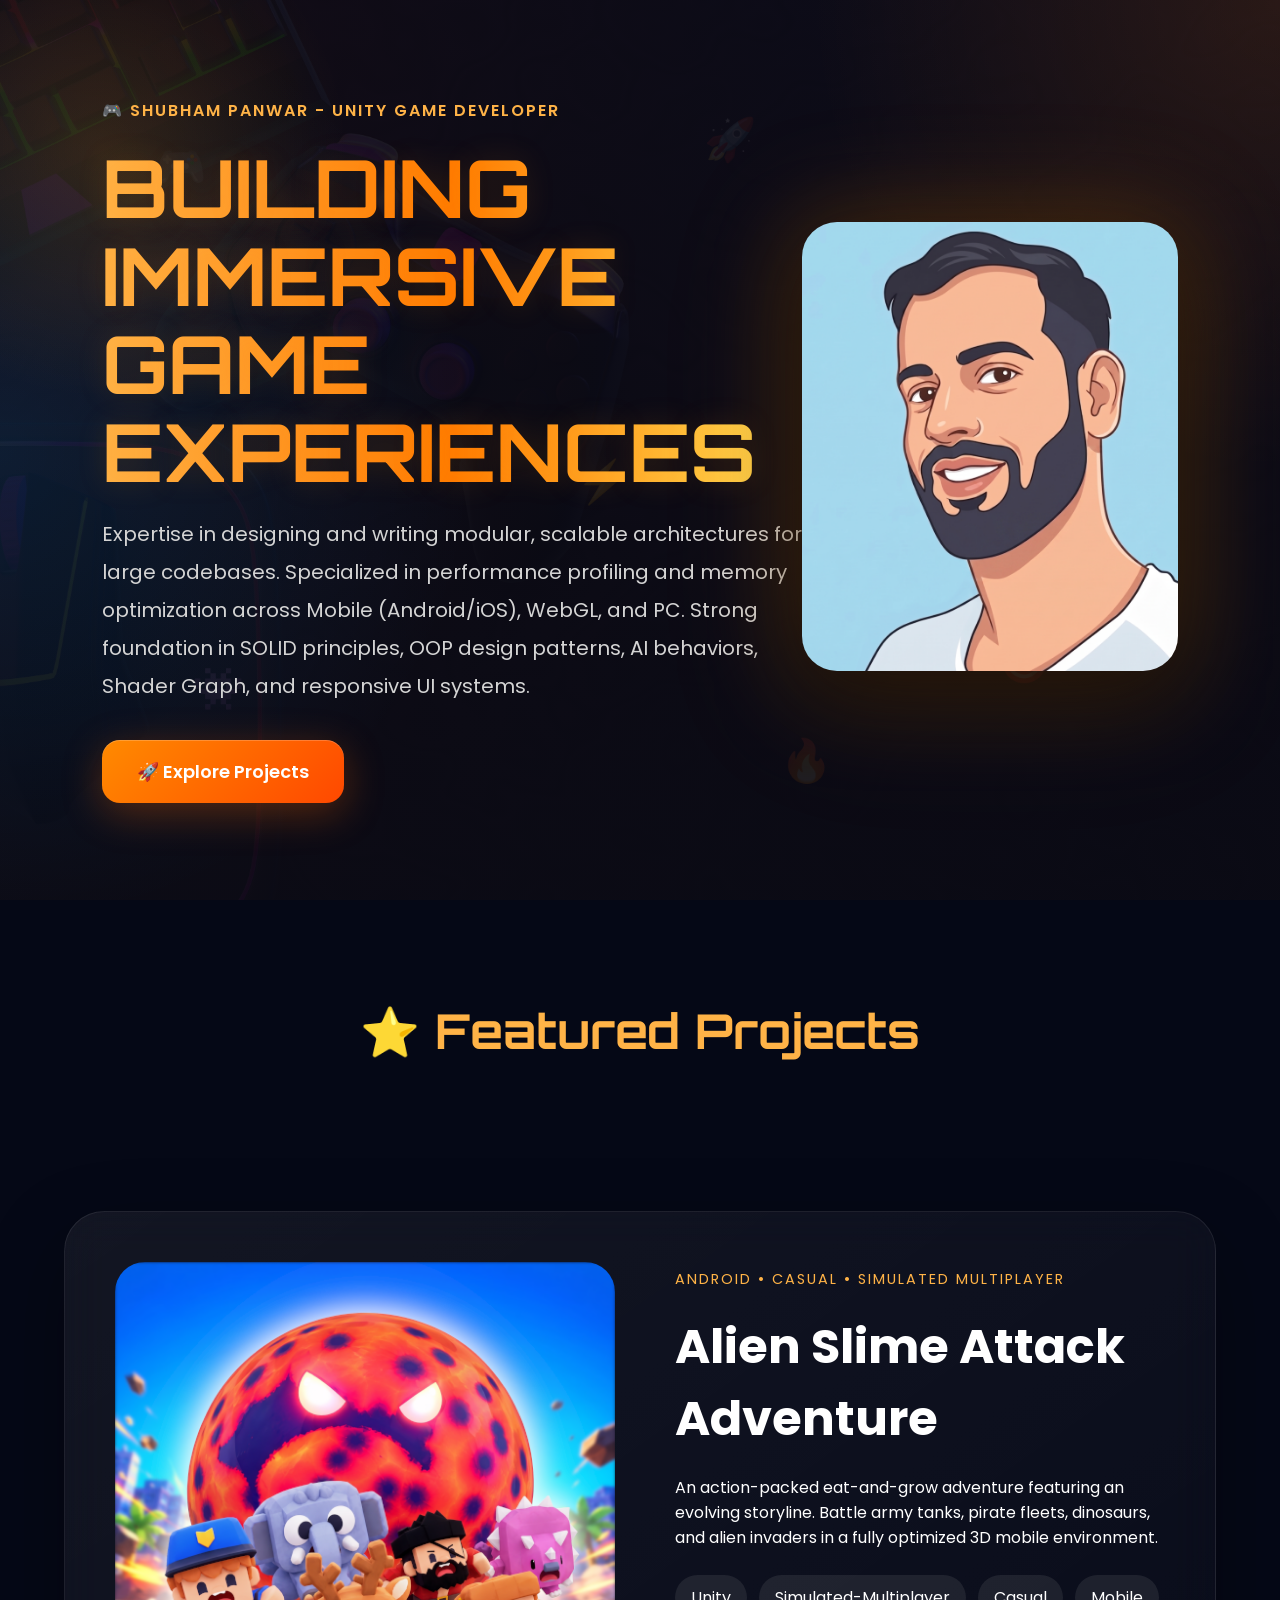
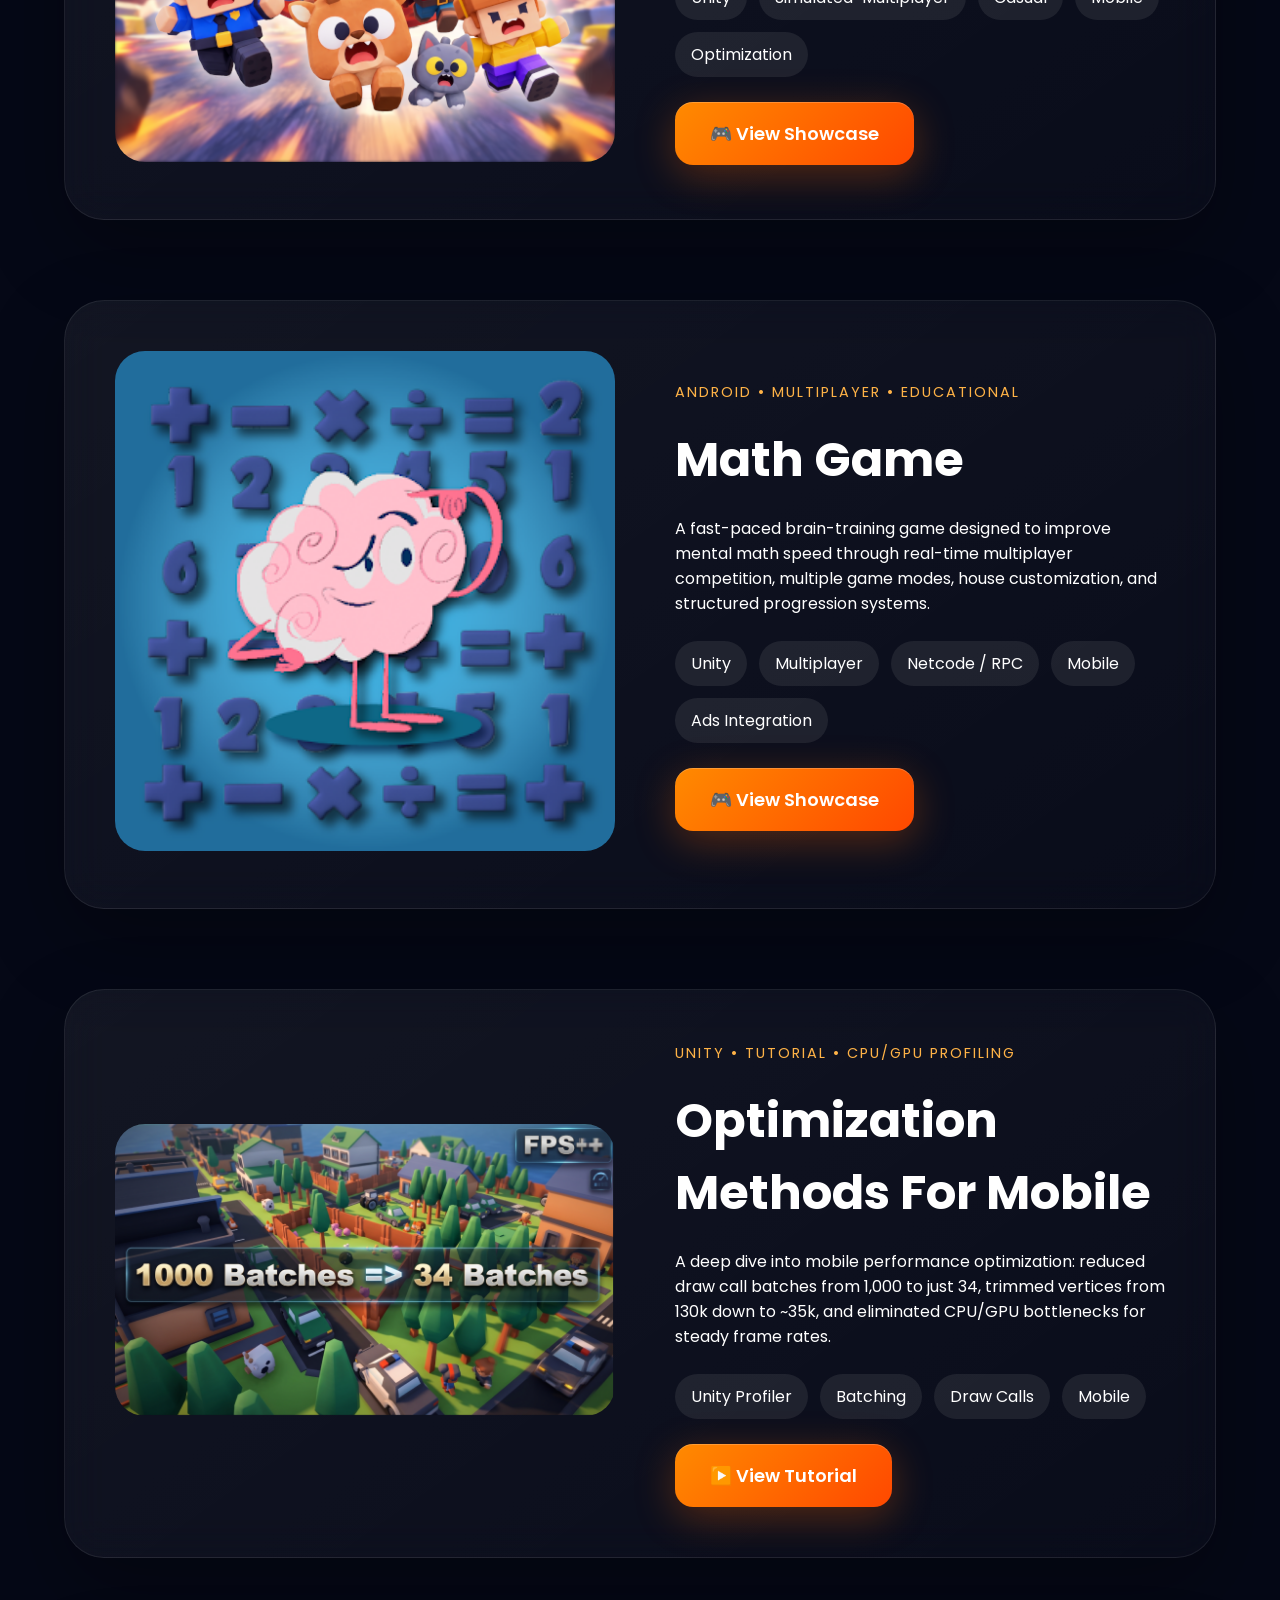
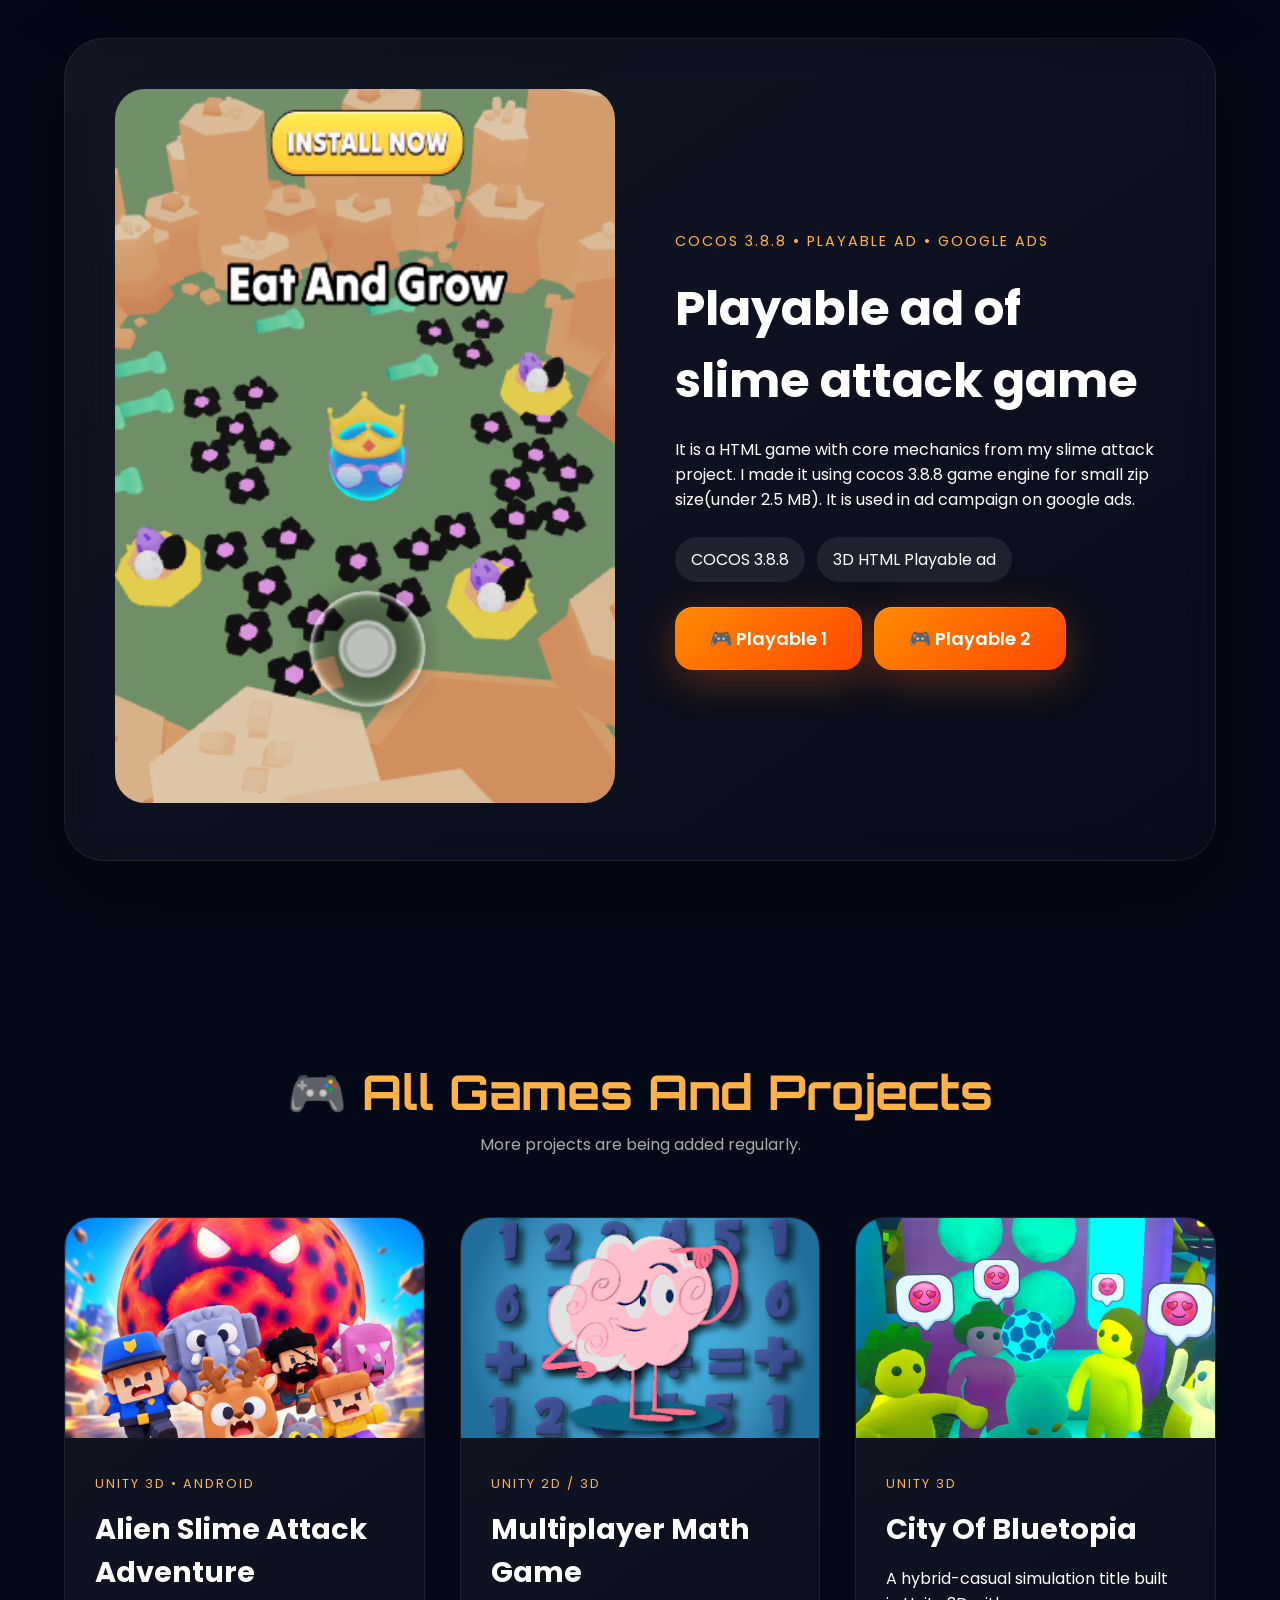
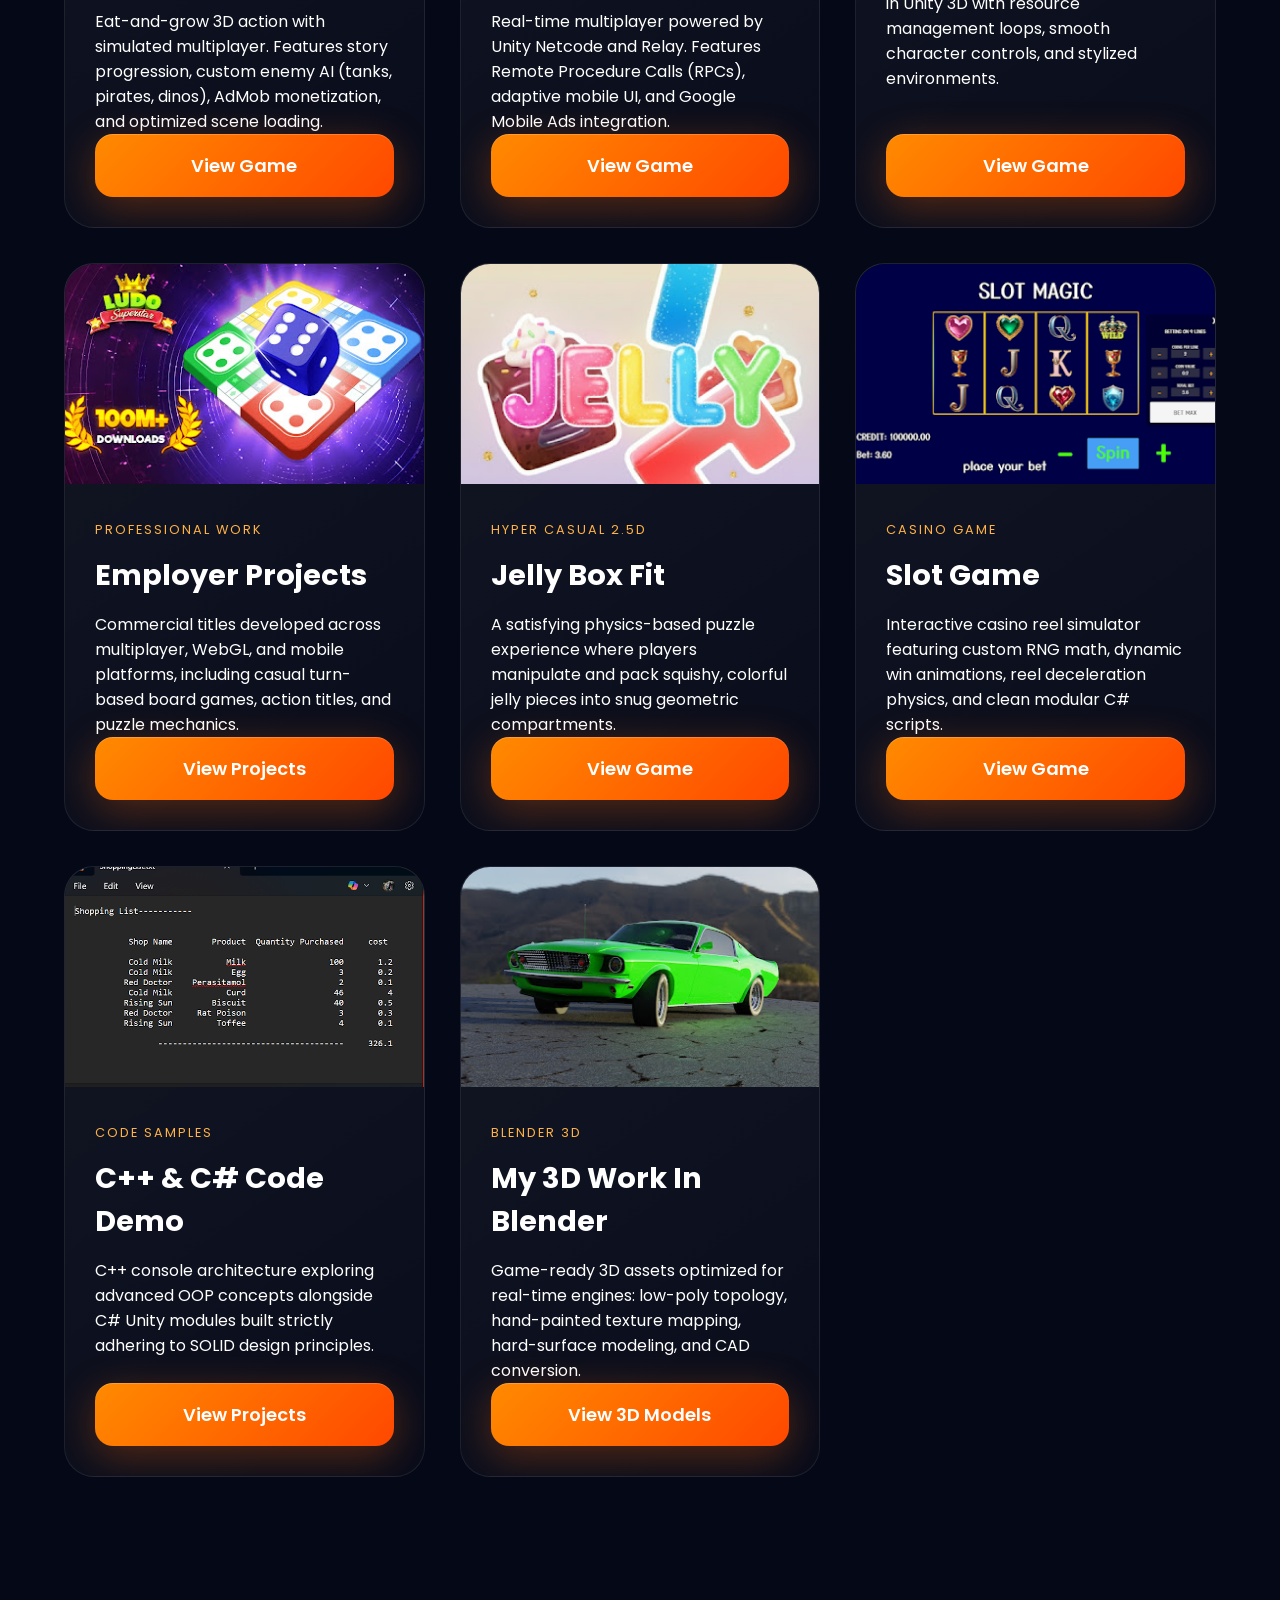
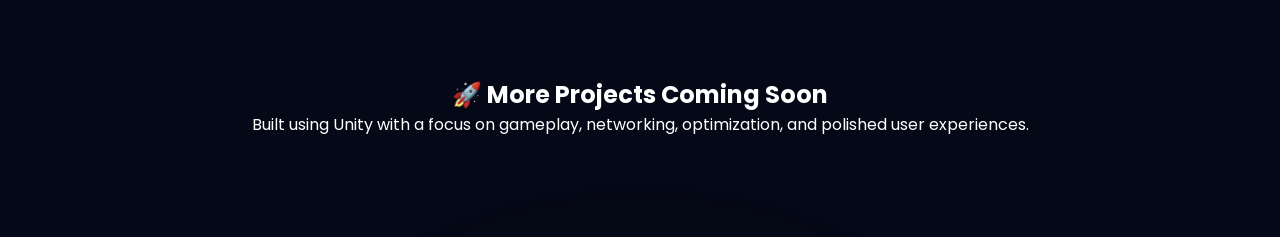
<file: index.html>
﻿<!DOCTYPE html>
<html lang="en">
<head>
    <meta charset="UTF-8">
    <meta name="viewport" content="width=device-width, initial-scale=1.0">
    <title>Shubham Panwar | Game Portfolio</title>

    <link rel="stylesheet" href="css/style.css">
</head>

<body class="landing-page">

    <!-- HERO -->

    <section class="hero">

        <!-- Background Banner -->
        <div class="hero-bg-overlay"></div>

        <div class="hero-bg-pattern">
            <span>🎮</span>
            <span>🕹️</span>
            <span>👾</span>
            <span>⚡</span>
            <span>🎯</span>
            <span>🔥</span>
            <span>🚀</span>
        </div>

        <div class="hero-content">

            <span class="tagline">
                🎮 SHUBHAM PANWAR - UNITY GAME DEVELOPER
            </span>

            <h1>
                BUILDING<br>
                IMMERSIVE<br>
                GAME EXPERIENCES
            </h1>

            <p>
                Expertise in designing and writing modular, scalable architectures for large codebases.
                Specialized in performance profiling and memory optimization across Mobile (Android/iOS), WebGL, and PC.
                Strong foundation in SOLID principles, OOP design patterns, AI behaviors, Shader Graph, and responsive UI systems.
            </p>

            <div class="hero-buttons">
                <a href="#games" class="game-button">
                    🚀 Explore Projects
                </a>
            </div>

        </div>

        <div class="hero-image">
            <img src="images/my_pic.png" alt="Shubham Panwar">
        </div>

    </section>


    <!-- FEATURED GAMES -->

    <section class="featured-game">

        <div class="section-title">
            <h2>⭐ Featured Projects</h2>
        </div>

        <!-- 1. Alien Slime Attack Adventure -->
        <div class="featured-card">

            <div class="featured-image">
                <img src="images/SlimeAttackIcon.png" alt="Alien Slime Attack Adventure Icon">
            </div>

            <div class="featured-content">

                <span class="game-type">
                    ANDROID • CASUAL • SIMULATED MULTIPLAYER
                </span>

                <h2>Alien Slime Attack Adventure</h2>

                <p>
                    An action-packed eat-and-grow adventure featuring an evolving storyline.
                    Battle army tanks, pirate fleets, dinosaurs, and alien invaders in a fully optimized 3D mobile environment.
                </p>

                <div class="feature-tags">
                    <span>Unity</span>
                    <span>Simulated-Multiplayer</span>
                    <span>Casual</span>
                    <span>Mobile</span>
                    <span>Optimization</span>
                </div>

                <a href="slime-attack.html" class="game-button">
                    🎮 View Showcase
                </a>

            </div>

        </div>

        <!-- 2. Math Game -->
        <div class="featured-card">

            <div class="featured-image">
                <img src="images/math_promo.png" alt="Math Game Showcase Banner">
            </div>

            <div class="featured-content">

                <span class="game-type">
                    ANDROID • MULTIPLAYER • EDUCATIONAL
                </span>

                <h2>Math Game</h2>

                <p>
                    A fast-paced brain-training game designed to improve mental math speed through
                    real-time multiplayer competition, multiple game modes, house customization, and structured progression systems.
                </p>

                <div class="feature-tags">
                    <span>Unity</span>
                    <span>Multiplayer</span>
                    <span>Netcode / RPC</span>
                    <span>Mobile</span>
                    <span>Ads Integration</span>
                </div>

                <a href="math-game.html" class="game-button">
                    🎮 View Showcase
                </a>

            </div>

        </div>

        <!-- 3. Optimization Tutorial -->
        <div class="featured-card">

            <div class="featured-image">
                <img src="images/OptimizationVideoIcon.png" alt="Mobile Optimization Video Thumbnail">
            </div>

            <div class="featured-content">

                <span class="game-type">
                    UNITY • TUTORIAL • CPU/GPU PROFILING
                </span>

                <h2>Optimization Methods For Mobile</h2>

                <p>
                    A deep dive into mobile performance optimization: reduced draw call batches from 1,000 to just 34, 
                    trimmed vertices from 130k down to ~35k, and eliminated CPU/GPU bottlenecks for steady frame rates.
                </p>

                <div class="feature-tags">
                    <span>Unity Profiler</span>
                    <span>Batching</span>
                    <span>Draw Calls</span>
                    <span>Mobile</span>
                </div>

                <a href="https://youtu.be/HnLc42rKfhk" target="_blank" rel="noopener noreferrer" class="game-button">
                    ▶️ View Tutorial
                </a>

            </div>

        </div>

        <div class="featured-card">

            <div class="featured-image">
                <img src="images/Playable.png" alt="Playable Ad Icon">
            </div>

            <div class="featured-content">

                <span class="game-type">
                    COCOS 3.8.8 • PLAYABLE AD • GOOGLE ADS
                </span>

                <h2>Playable ad of slime attack game</h2>

                <p>
                    It is a HTML game with core mechanics from my slime attack project.
                    I made it using cocos 3.8.8 game engine for small zip size(under 2.5 MB).
                    It is used in ad campaign on google ads.
                </p>

                <div class="feature-tags">
                    <span>COCOS 3.8.8</span>
                    <span>3D HTML Playable ad</span>
                </div>

                <!-- Button Group for Playables & Tutorial -->
                <div class="button-group">
                    <a href="playables/ad1/index.html" target="_blank" rel="noopener noreferrer" class="game-button">
                        🎮 Playable 1
                    </a>
                    <a href="playables/ad2/index.html" target="_blank" rel="noopener noreferrer" class="game-button">
                        🎮 Playable 2
                    </a>
                </div>

            </div>

        </div>

    </section>


    <!-- ALL GAMES & PROJECTS -->

    <section class="games-section" id="games">

        <div class="section-title">
            <h2>🎮 All Games And Projects</h2>
            <p>More projects are being added regularly.</p>
        </div>

        <div class="games-grid">

            <!-- CARD 1: Alien Slime Attack Adventure -->
            <div class="game-card">

                <div class="game-image">
                    <img src="images/SlimeAttackIcon.png" alt="Alien Slime Attack Adventure">
                </div>

                <div class="game-info">

                    <span class="coming-soon">
                        UNITY 3D • ANDROID
                    </span>

                    <h3>Alien Slime Attack Adventure</h3>

                    <p>
                        Eat-and-grow 3D action with simulated multiplayer. Features story progression,
                        custom enemy AI (tanks, pirates, dinos), AdMob monetization, and optimized scene loading.
                    </p>

                    <a href="slime-attack.html" class="game-button" style="display:block;text-align:center;">
                        View Game
                    </a>

                </div>

            </div>

            <!-- CARD 2: Multiplayer Math Game -->
            <div class="game-card">

                <div class="game-image">
                    <img src="images/math_promo.png" alt="Multiplayer Math Game">
                </div>

                <div class="game-info">

                    <span class="coming-soon">
                        UNITY 2D / 3D
                    </span>

                    <h3>Multiplayer Math Game</h3>

                    <p>
                        Real-time multiplayer powered by Unity Netcode and Relay. Features Remote Procedure Calls (RPCs),
                        adaptive mobile UI, and Google Mobile Ads integration.
                    </p>

                    <a href="math-game.html" class="game-button" style="display:block;text-align:center;">
                        View Game
                    </a>

                </div>

            </div>

            <!-- CARD 3: City Of Bluetopia -->
            <div class="game-card">

                <div class="game-image">
                    <img src="images/bluetopia_1.png" alt="City of Bluetopia">
                </div>

                <div class="game-info">

                    <span class="coming-soon">
                        UNITY 3D
                    </span>

                    <h3>City Of Bluetopia</h3>

                    <p>
                        A hybrid-casual simulation title built in Unity 3D with resource management loops,
                        smooth character controls, and stylized environments.
                    </p>

                    <a href="bluetopia.html" class="game-button" style="display:block;text-align:center;">
                        View Game
                    </a>

                </div>

            </div>

            <!-- CARD 4: Professional Work -->
            <div class="game-card">

                <div class="game-image">
                    <img src="images/ludo_promo.jpg" alt="Ludo and Professional Titles">
                </div>

                <div class="game-info">

                    <span class="coming-soon">
                        PROFESSIONAL WORK
                    </span>

                    <h3>Employer Projects</h3>

                    <p>
                        Commercial titles developed across multiplayer, WebGL, and mobile platforms,
                        including casual turn-based board games, action titles, and puzzle mechanics.
                    </p>

                    <a href="employer-games.html" class="game-button" style="display:block;text-align:center;">
                        View Projects
                    </a>

                </div>

            </div>

            <!-- CARD 5: Jelly Box Fit -->
            <div class="game-card">

                <div class="game-image">
                    <img src="images/jelly_promo.jpg" alt="Jelly Box Fit">
                </div>

                <div class="game-info">

                    <span class="coming-soon">
                        HYPER CASUAL 2.5D
                    </span>

                    <h3>Jelly Box Fit</h3>

                    <p>
                        A satisfying physics-based puzzle experience where players manipulate and pack squishy,
                        colorful jelly pieces into snug geometric compartments.
                    </p>

                    <a href="jelly-box-fit.html" class="game-button" style="display:block;text-align:center;">
                        View Game
                    </a>

                </div>

            </div>

            <!-- CARD 6: Slot Game -->
            <div class="game-card">

                <div class="game-image">
                    <img src="images/slot_promo.png" alt="Slot Game Machine">
                </div>

                <div class="game-info">

                    <span class="coming-soon">
                        CASINO GAME
                    </span>

                    <h3>Slot Game</h3>

                    <p>
                        Interactive casino reel simulator featuring custom RNG math, dynamic win animations,
                        reel deceleration physics, and clean modular C# scripts.
                    </p>

                    <a href="slot-machine.html" class="game-button" style="display:block;text-align:center;">
                        View Game
                    </a>

                </div>

            </div>

            <!-- CARD 7: Code Samples -->
            <div class="game-card">

                <div class="game-image">
                    <img src="images/code.png" alt="Programming and Code Samples">
                </div>

                <div class="game-info">

                    <span class="coming-soon">
                        CODE SAMPLES
                    </span>

                    <h3>C++ &amp; C# Code Demo</h3>

                    <p>
                        C++ console architecture exploring advanced OOP concepts alongside C# Unity modules
                        built strictly adhering to SOLID design principles.
                    </p>

                    <a href="sample-code.html" class="game-button" style="display:block;text-align:center;">
                        View Projects
                    </a>

                </div>

            </div>

            <!-- CARD 8: Blender 3D -->
            <div class="game-card">

                <div class="game-image">
                    <img src="images/mustangCar.jpg" alt="Blender 3D Modeling Mustang">
                </div>

                <div class="game-info">

                    <span class="coming-soon">
                        BLENDER 3D
                    </span>

                    <h3>My 3D Work In Blender</h3>

                    <p>
                        Game-ready 3D assets optimized for real-time engines: low-poly topology,
                        hand-painted texture mapping, hard-surface modeling, and CAD conversion.
                    </p>

                    <a href="3d-models.html" class="game-button" style="display:block;text-align:center;">
                        View 3D Models
                    </a>

                </div>

            </div>

        </div>

    </section>


    <!-- FOOTER -->

    <footer class="portfolio-footer">

        <h2>🚀 More Projects Coming Soon</h2>

        <p>
            Built using Unity with a focus on gameplay, networking, optimization, and polished user experiences.
        </p>

    </footer>

</body>
</html>
</file>
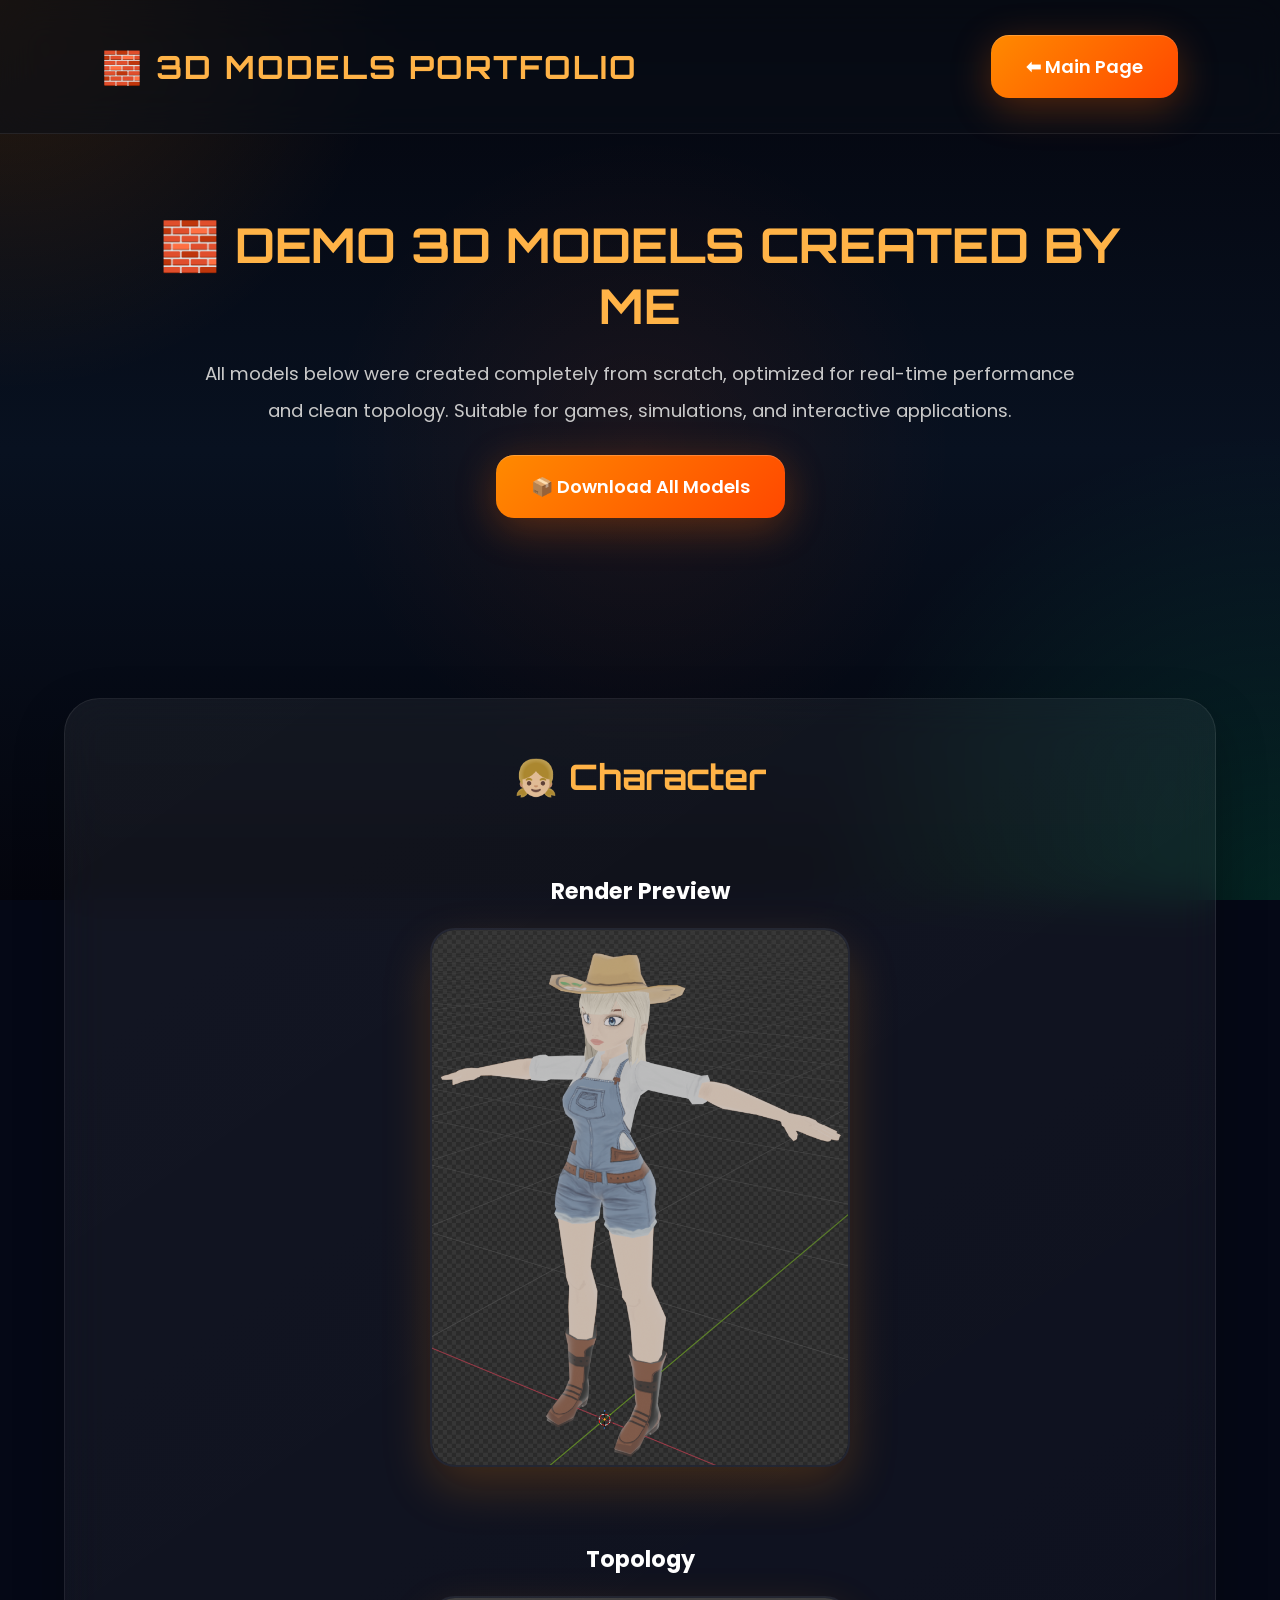
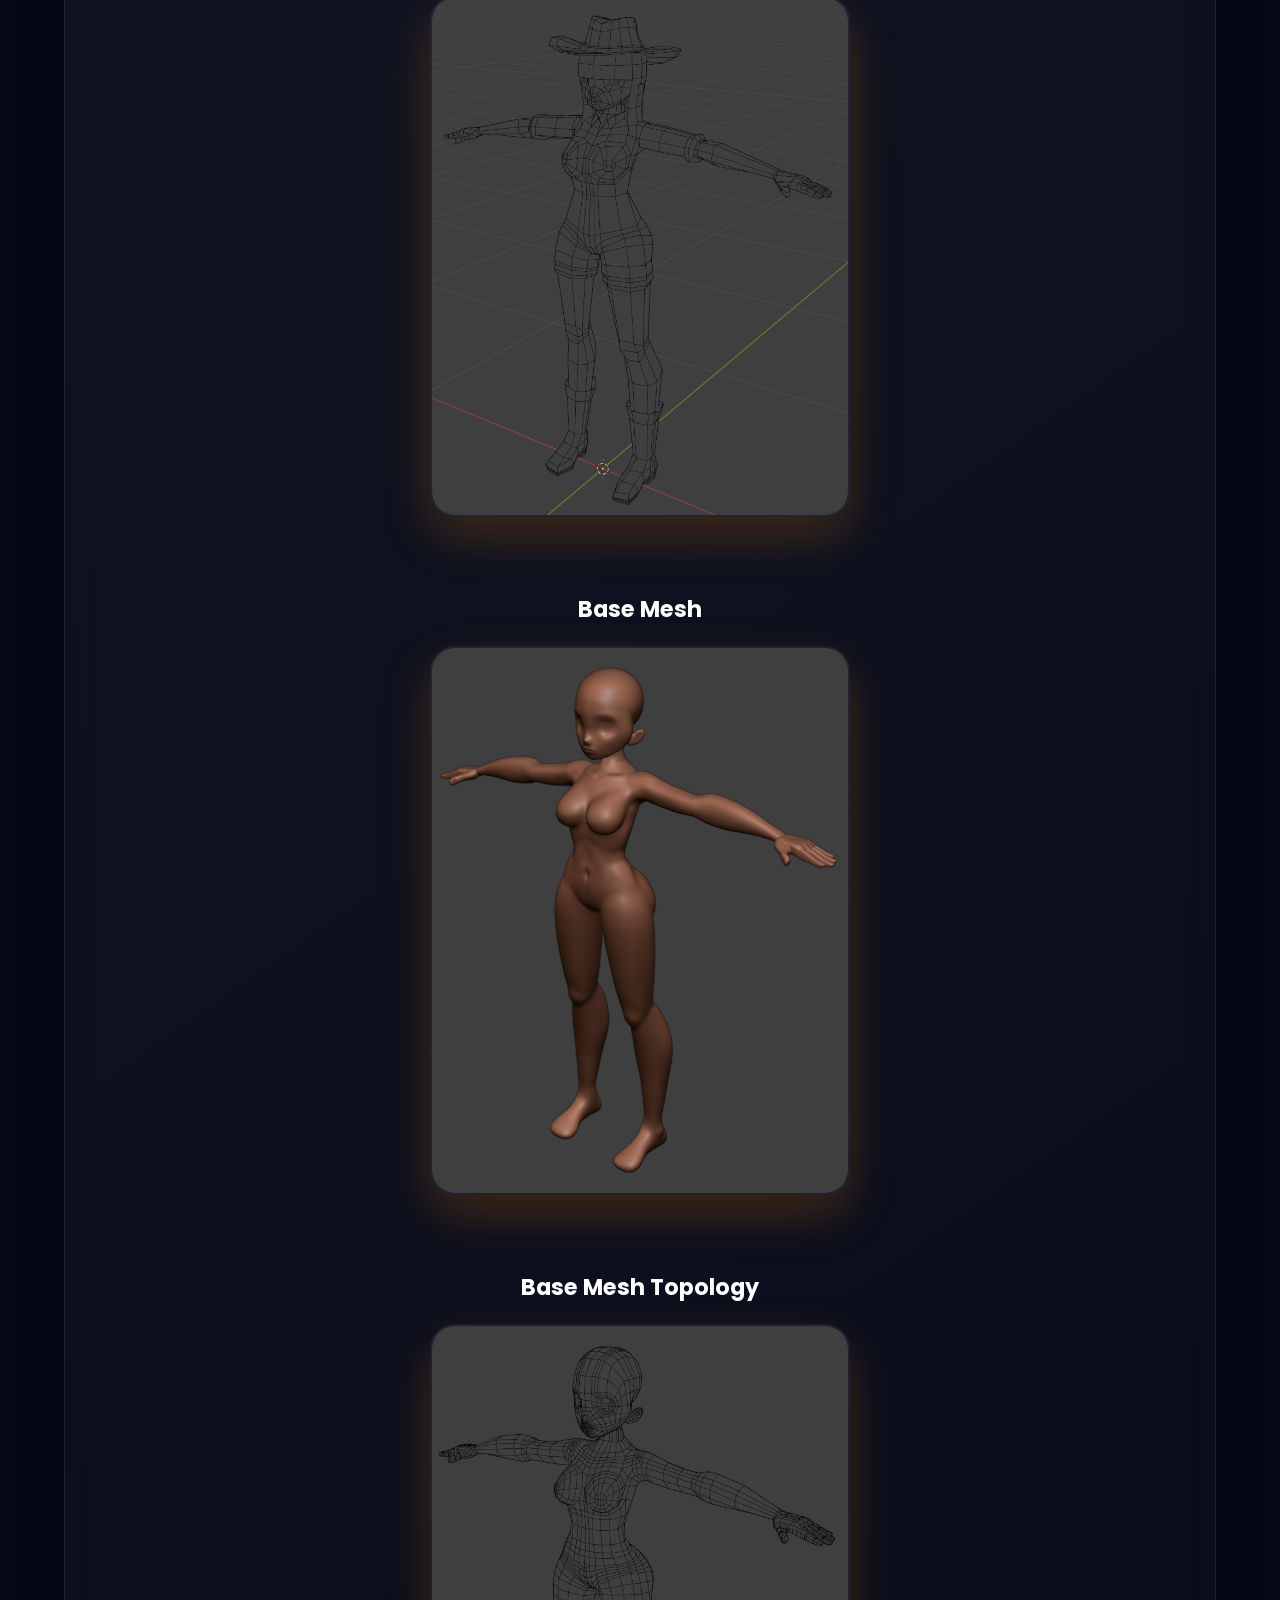
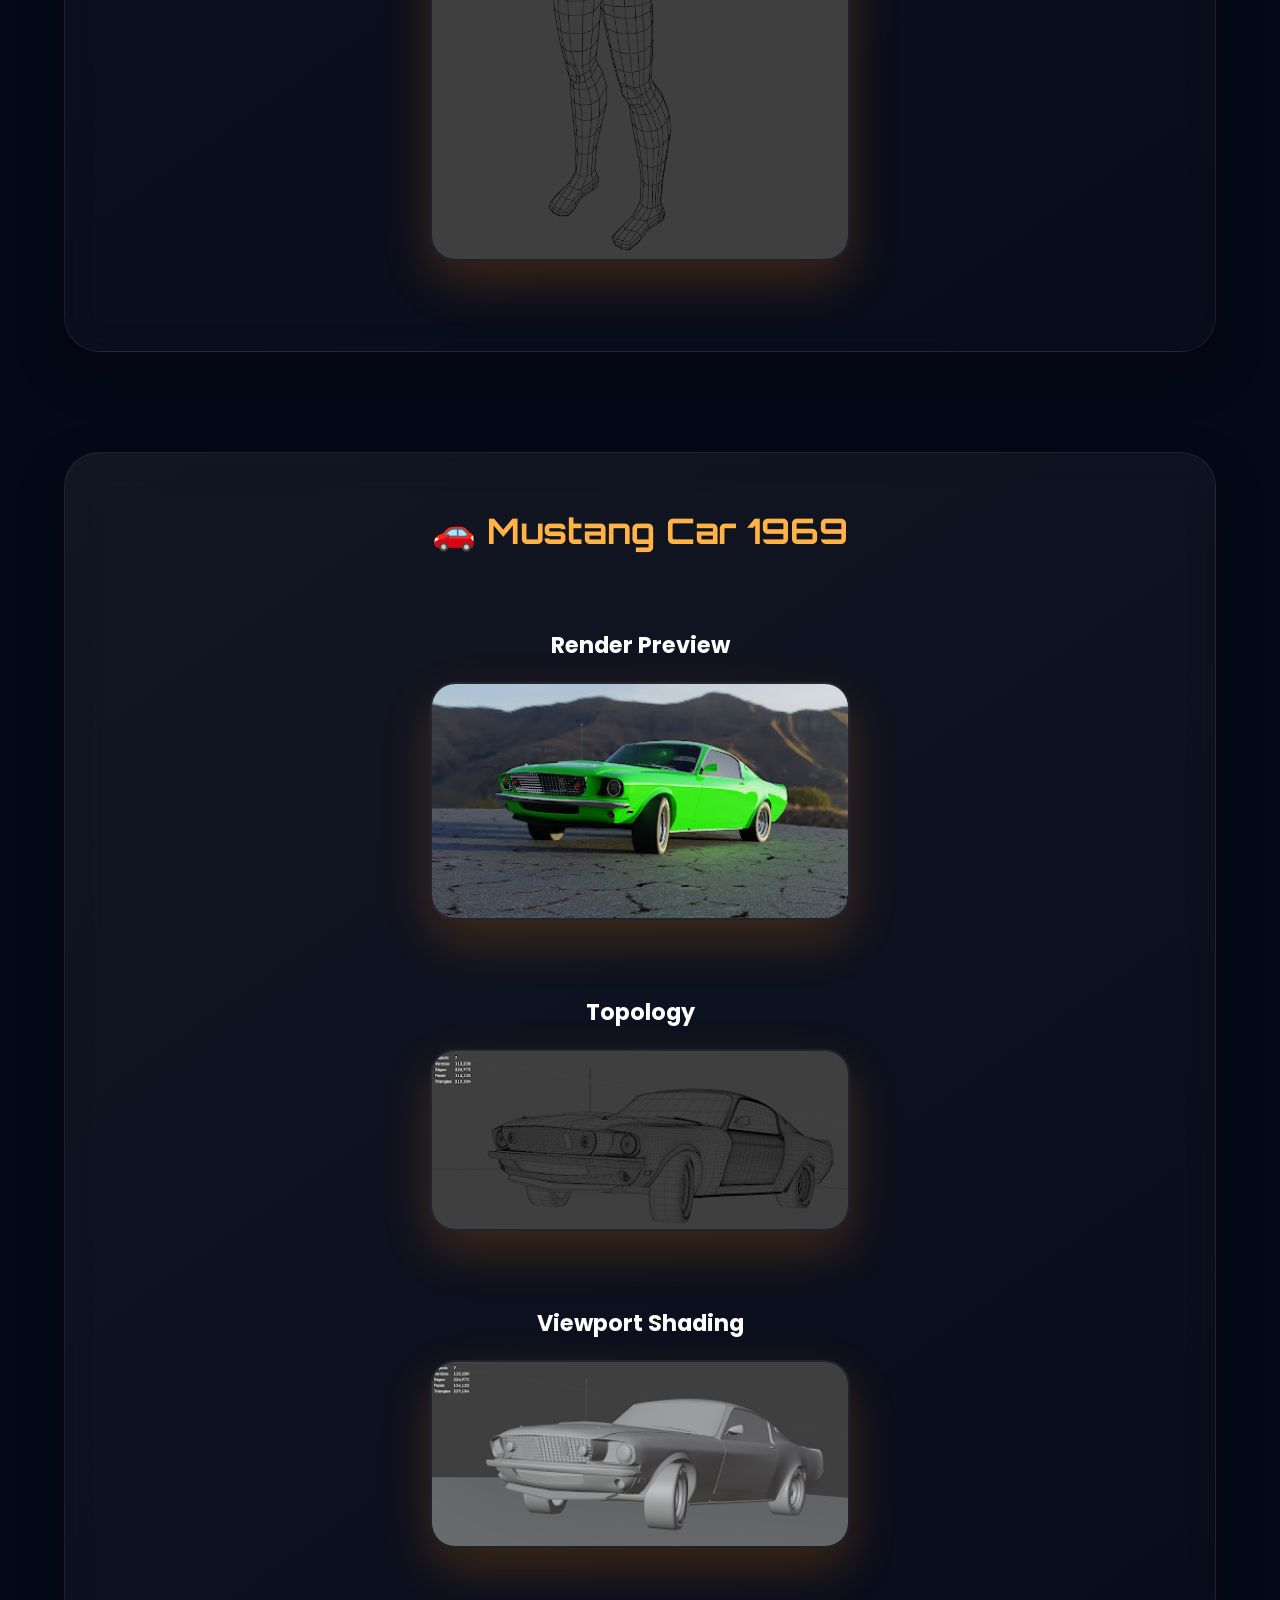
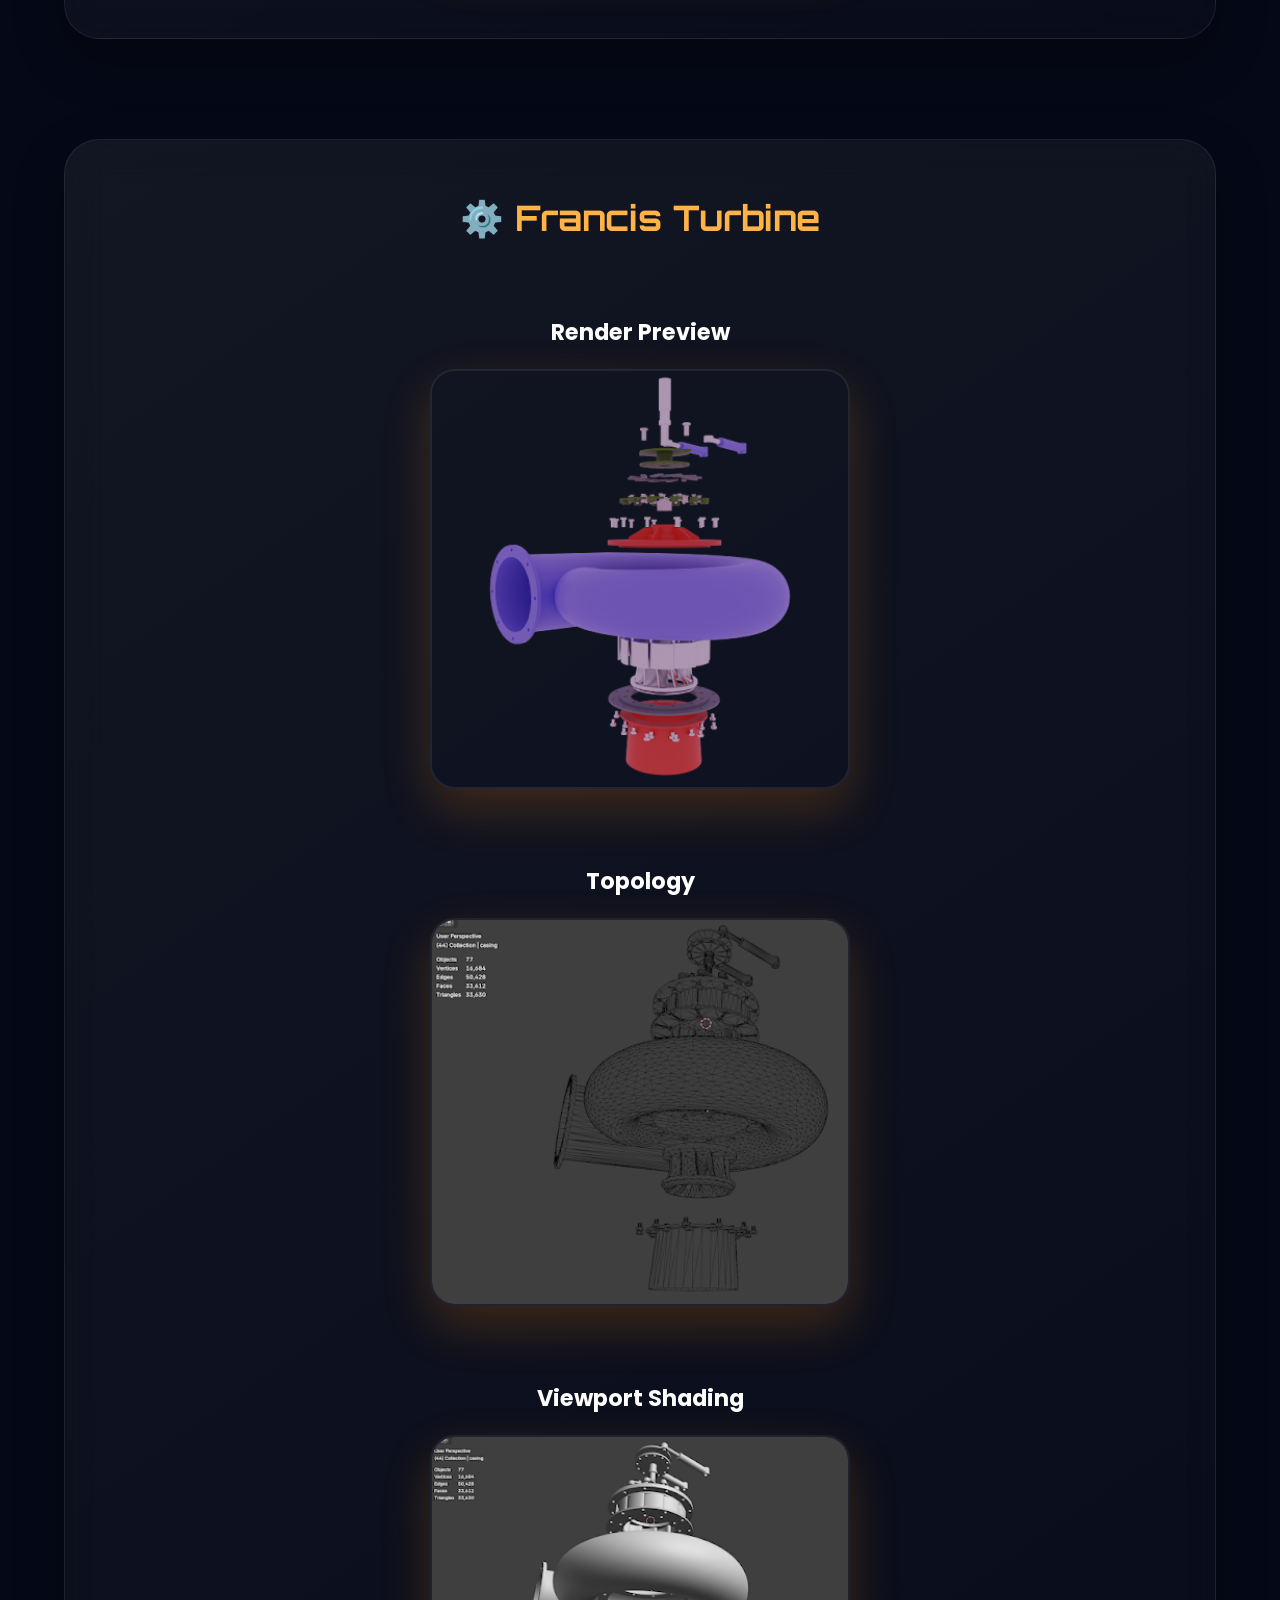
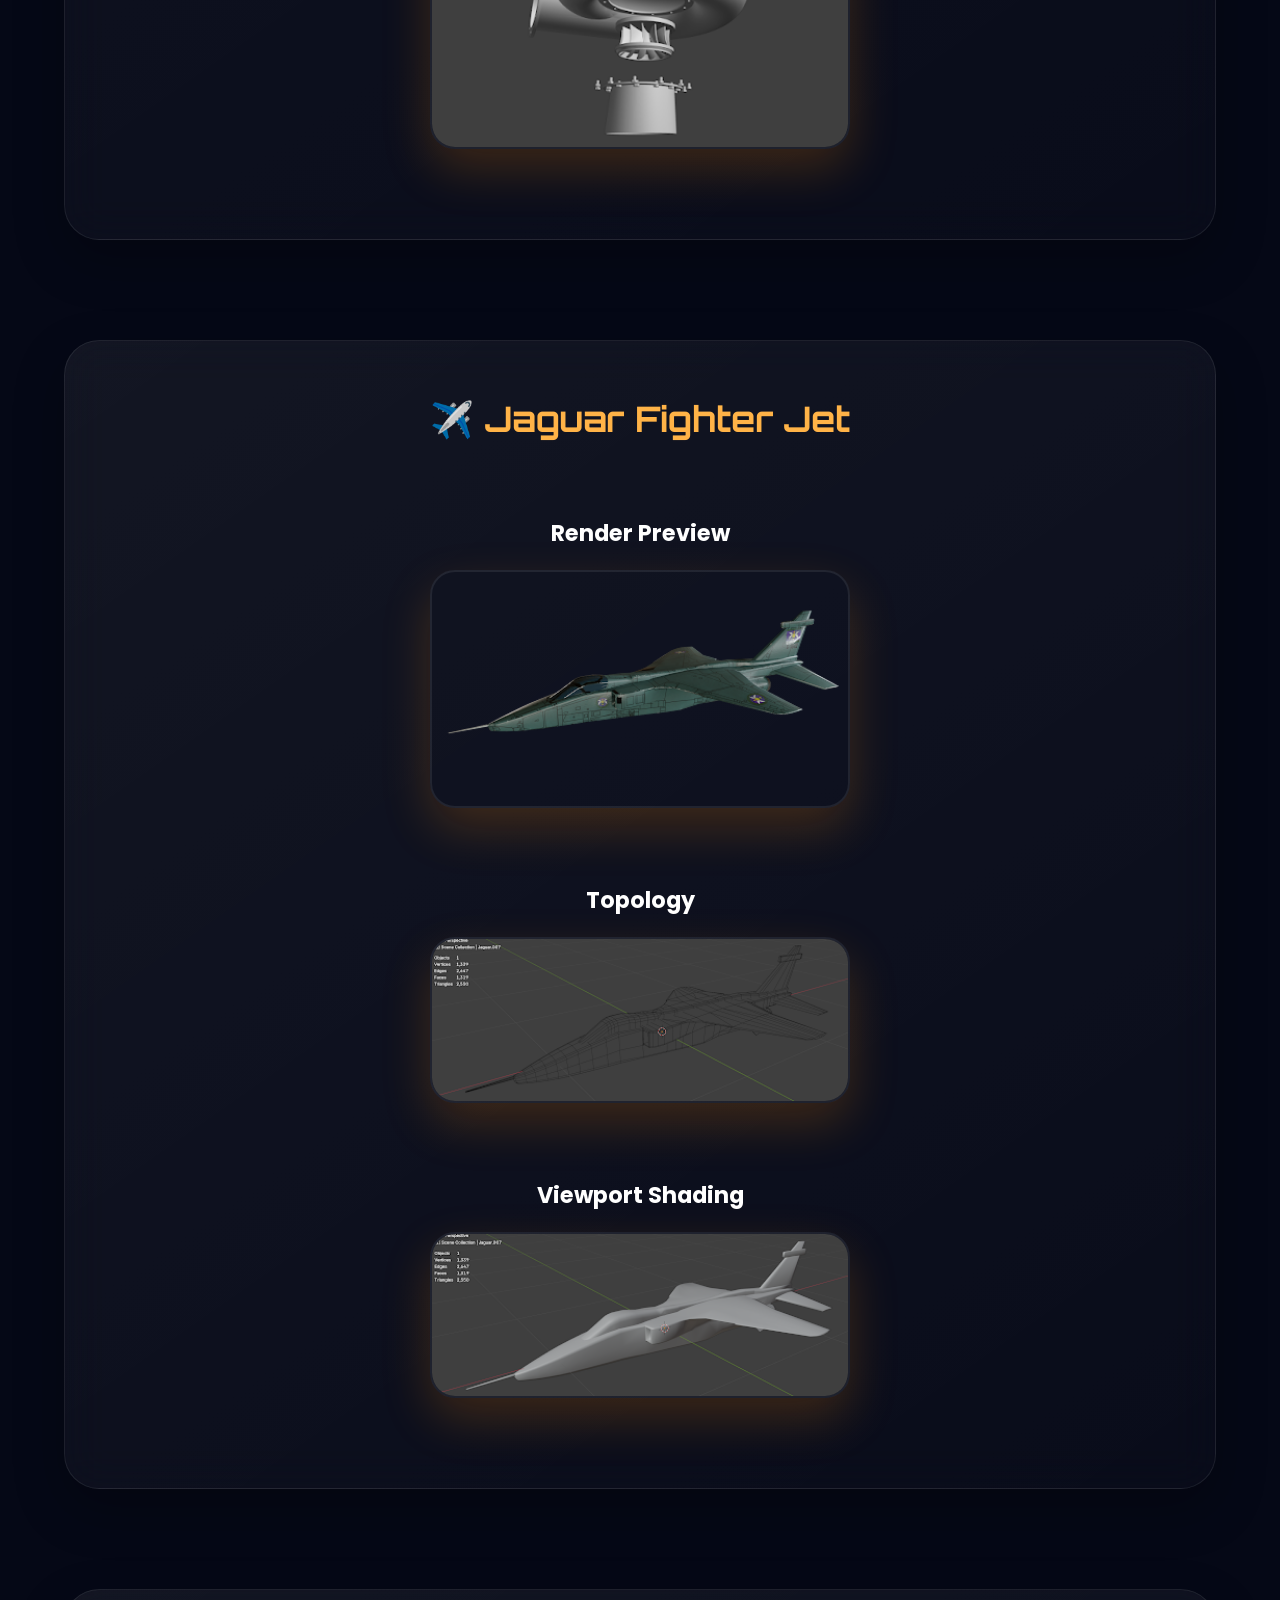
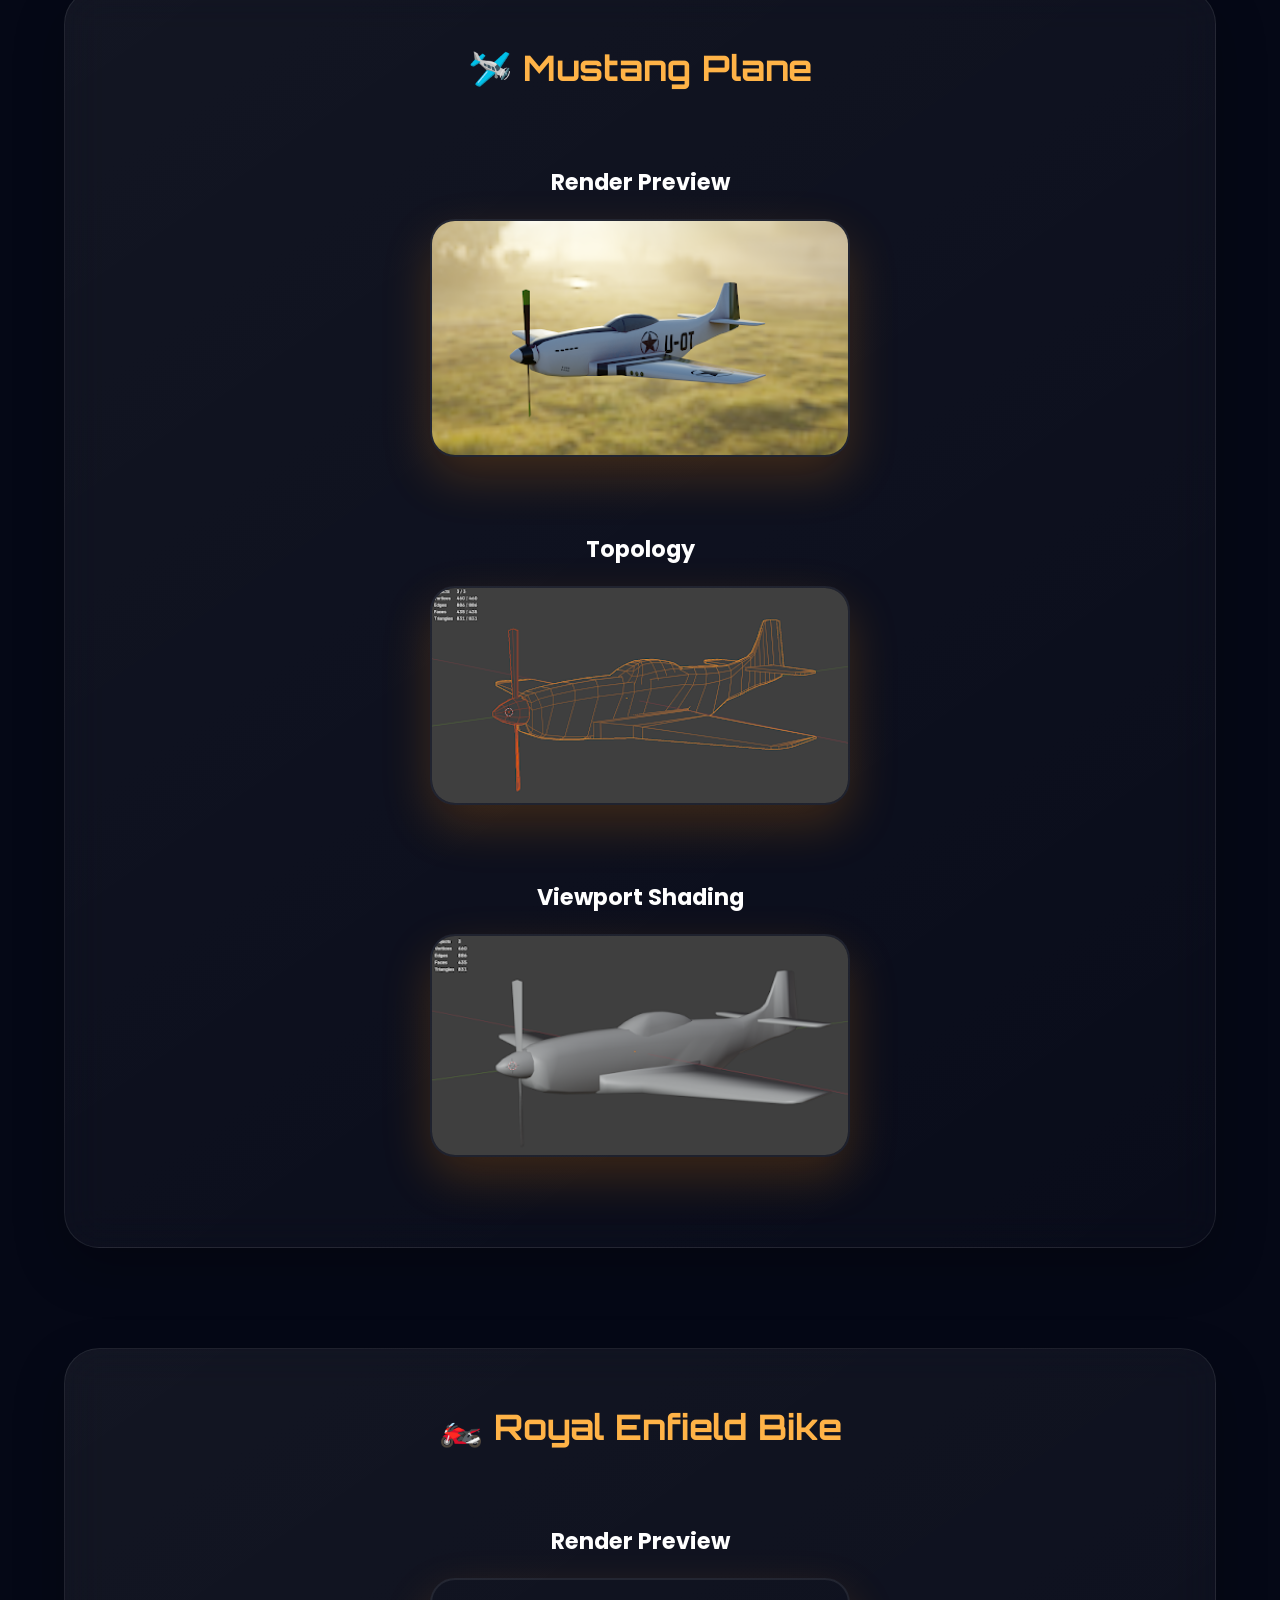
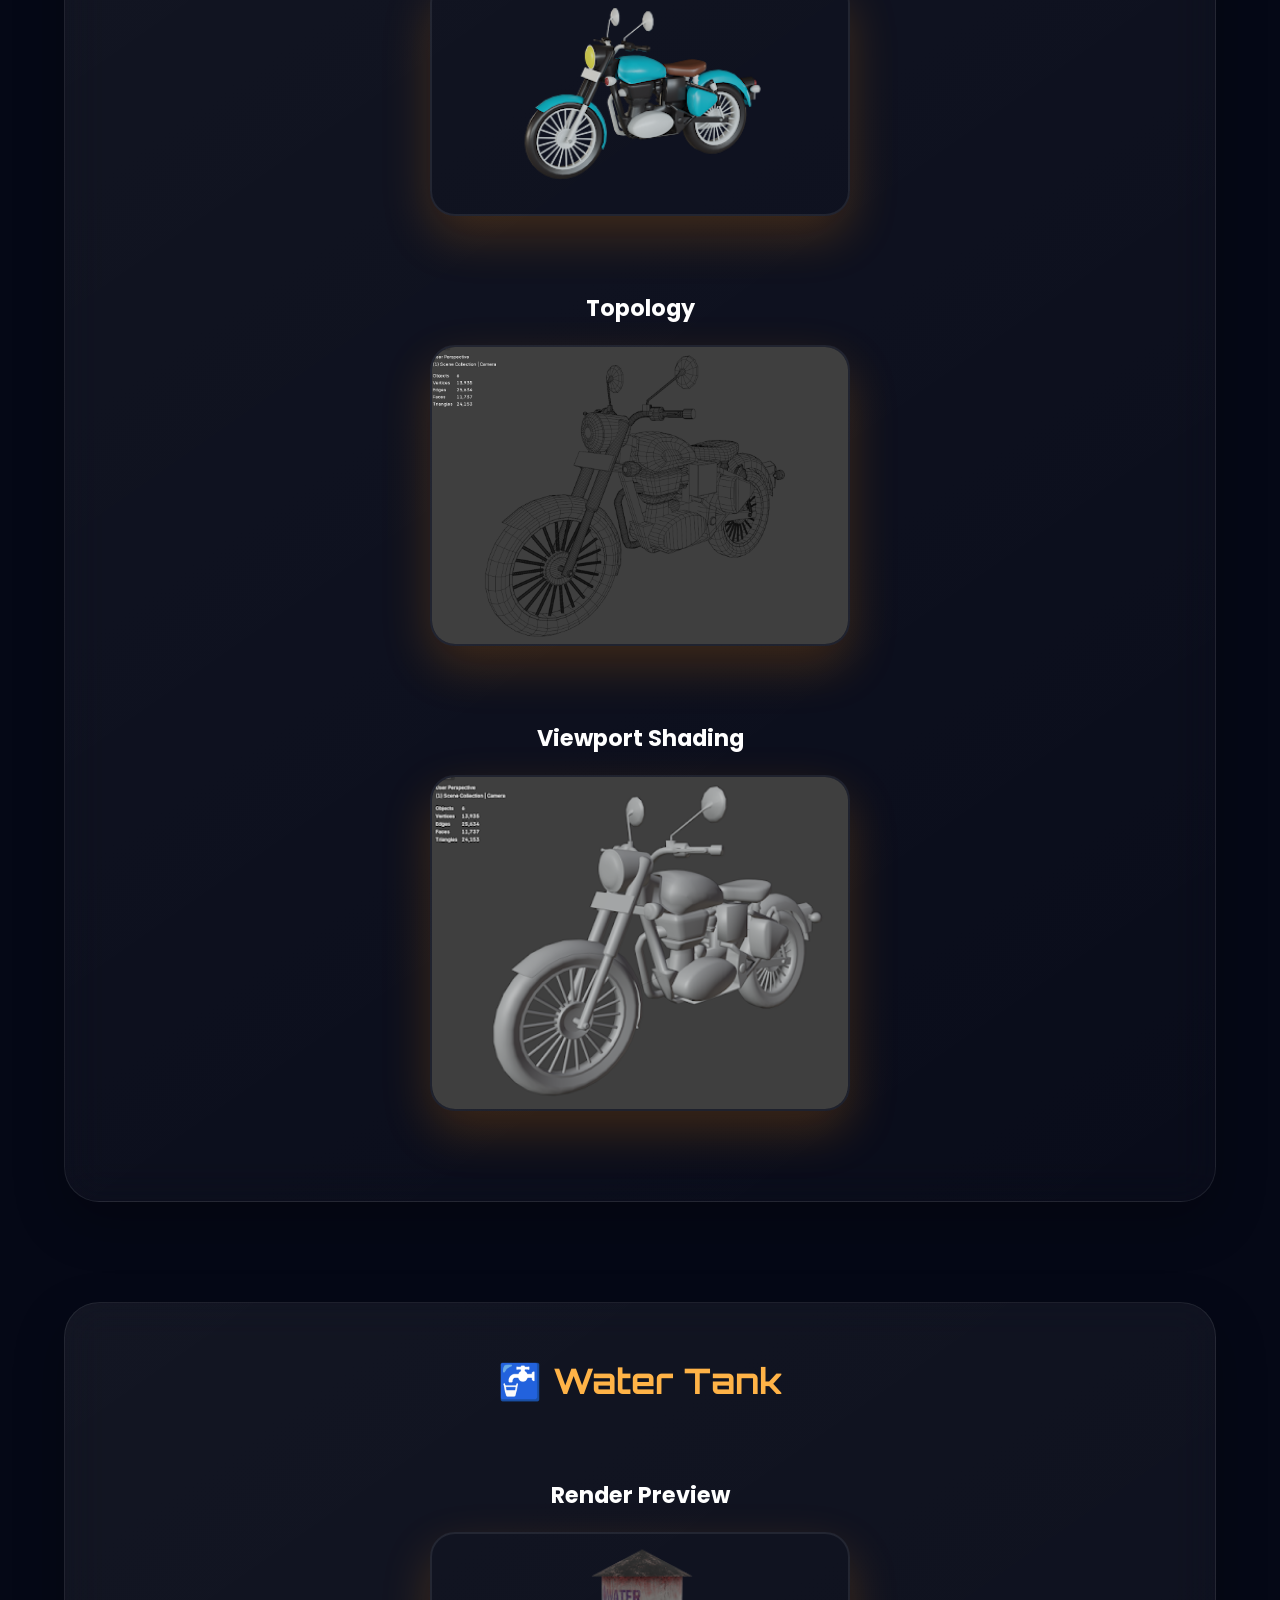
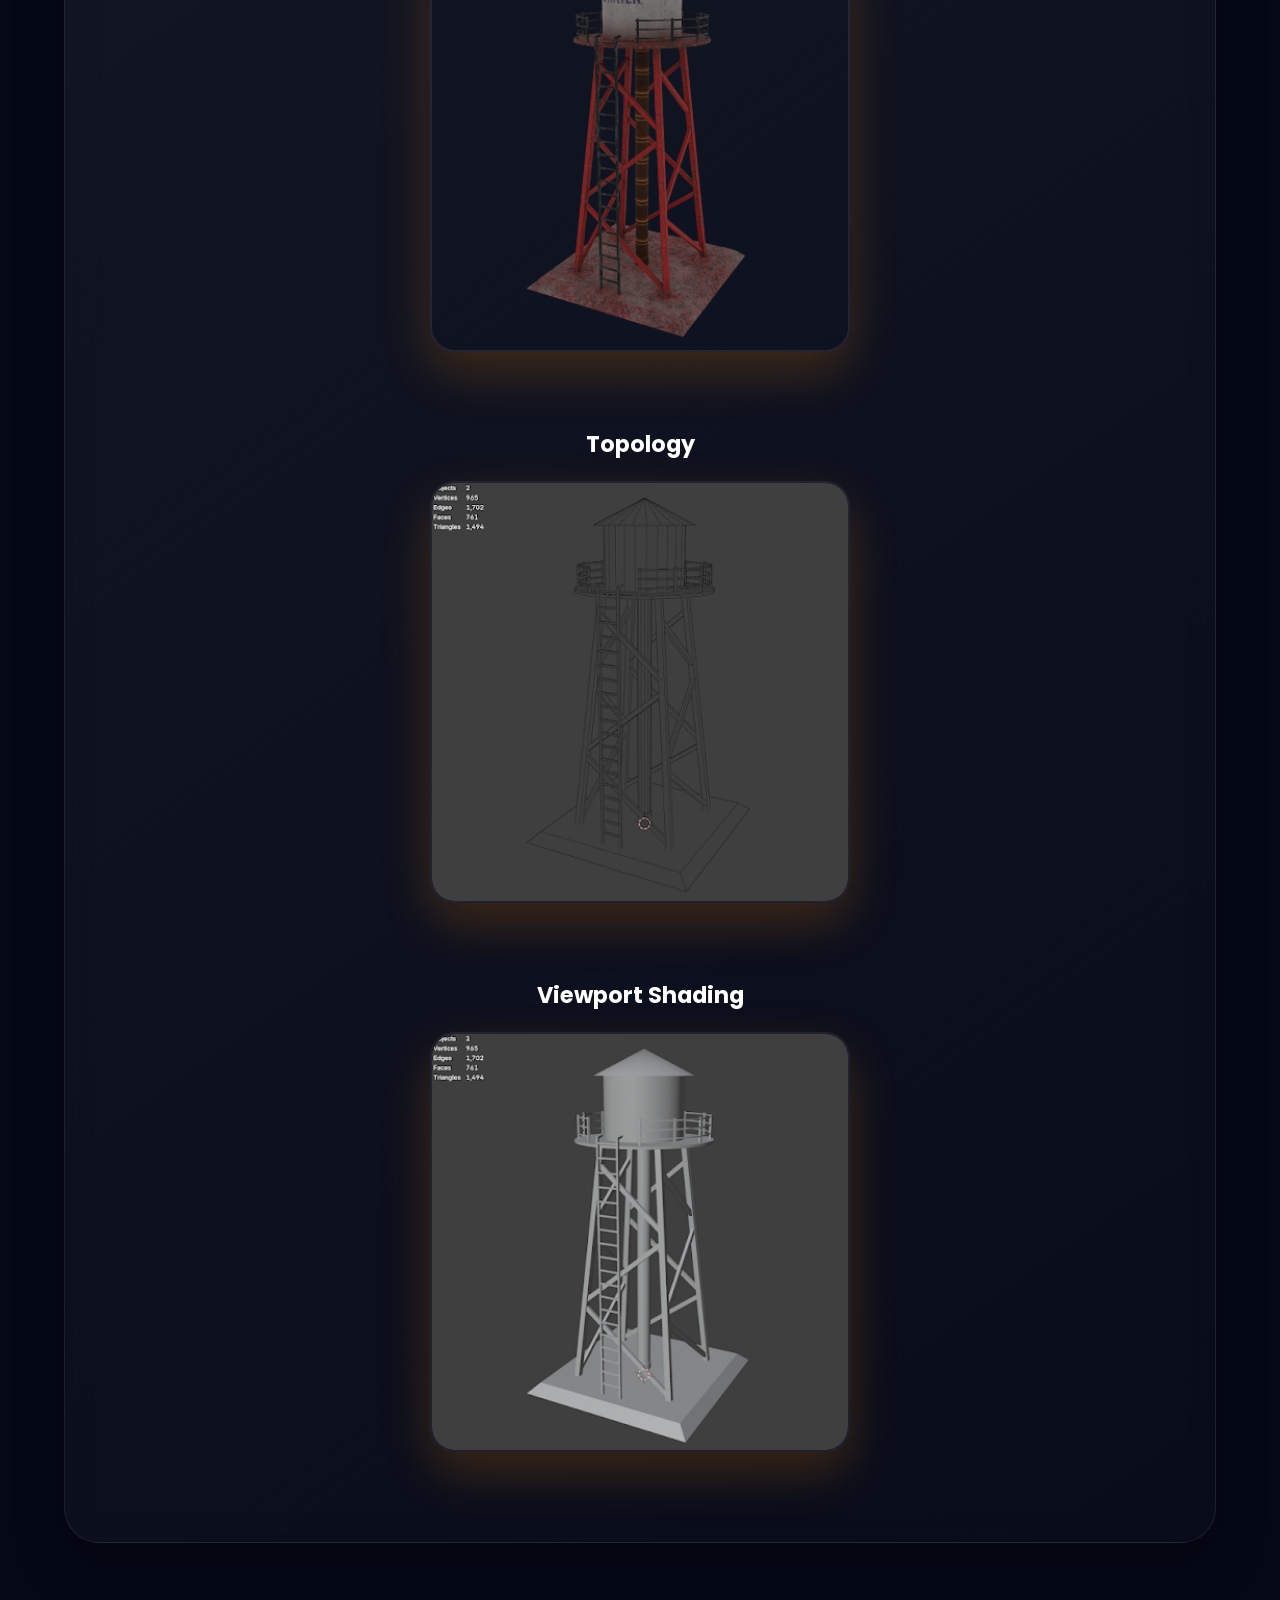
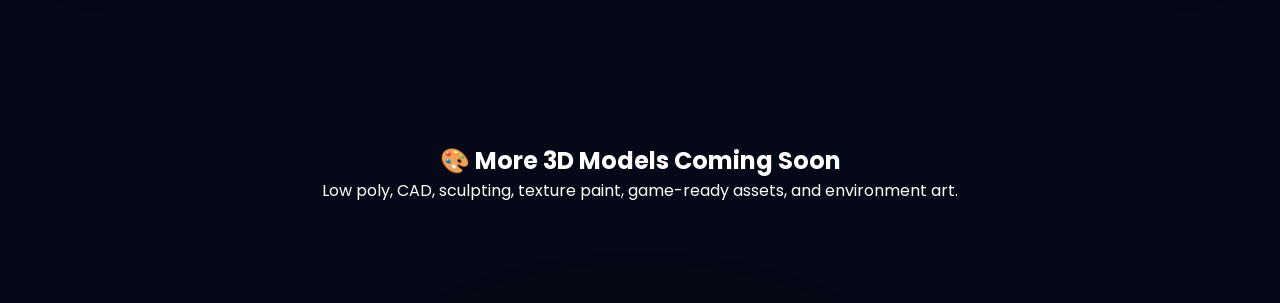
<file: 3d-models.html>
﻿<!DOCTYPE html>
<html lang="en">
<head>
    <meta charset="UTF-8">
    <meta name="viewport" content="width=device-width, initial-scale=1.0">
    <title>3D Models Created By Me</title>

    <link rel="stylesheet" href="css/style.css">
</head>

<body>

<header class="top-bar">
    <h1>🧱 3D MODELS PORTFOLIO</h1>

    <a href="index.html" class="main-btn">
        ⬅ Main Page
    </a>
</header>


<!-- HERO -->

<section class="intro hero-section">

    <h2>🧱 DEMO 3D MODELS CREATED BY ME</h2>

    <p>
        All models below were created completely from scratch,
        optimized for real-time performance and clean topology.
        Suitable for games, simulations,
        and interactive applications.
    </p>

    <a href="https://drive.google.com/drive/folders/1Je3XX1skuwadtu4WtWfNLIcSEMjtI4RS"
    class="game-button"
    style="margin-top:25px;">
        📦 Download All Models
    </a>

</section>



<div class="content-wrapper">


    <!-- Character -->
    <section class="feature-card blender-showcase">

        <div class="text">

            <h2>👧🏼 Character</h2>

            <h3>Render Preview</h3>

            <img src="images/girlCharacter.png"
            class="model-image">

            <h3>Topology</h3>

            <img src="images/girlTopology.png"
            class="model-image">

            <h3>Base Mesh</h3>

            <img src="images/basemesh.png"
            class="model-image">

            <h3>Base Mesh Topology</h3>

            <img src="images/baseMeshTopology.png"
            class="model-image">

        </div>

    </section>


    <!-- MUSTANG -->
    <section class="feature-card blender-showcase">

        <div class="text">

            <h2>🚗 Mustang Car 1969</h2>

            <h3>Render Preview</h3>

            <img src="images/mustangCar.jpg"
            class="model-image">

            <h3>Topology</h3>

            <img src="images/image.png"
            class="model-image">

            <h3>Viewport Shading</h3>

            <img src="images/image (1).png"
            class="model-image">

        </div>

    </section>



    <!-- TURBINE -->
    <section class="feature-card blender-showcase">

        <div class="text">

            <h2>⚙️ Francis Turbine</h2>

            <h3>Render Preview</h3>

            <img src="images/turbine 2.png"
            class="model-image">

            <h3>Topology</h3>

            <img src="images/image (2).png"
            class="model-image">

            <h3>Viewport Shading</h3>

            <img src="images/image (3).png"
            class="model-image">

        </div>

    </section>



    <!-- FIGHTER -->
    <section class="feature-card blender-showcase">

        <div class="text">

            <h2>✈️ Jaguar Fighter Jet</h2>

            <h3>Render Preview</h3>

            <img src="images/jaguar plane.png"
            class="model-image">

            <h3>Topology</h3>

            <img src="images/image (4).png"
            class="model-image">

            <h3>Viewport Shading</h3>

            <img src="images/image (5).png"
            class="model-image">

        </div>

    </section>



    <!-- PLANE -->
    <section class="feature-card blender-showcase">

        <div class="text">

            <h2>🛩️ Mustang Plane</h2>

            <h3>Render Preview</h3>

            <img src="images/mustang plane.png"
            class="model-image">

            <h3>Topology</h3>

            <img src="images/image (6).png"
            class="model-image">

            <h3>Viewport Shading</h3>

            <img src="images/image (7).png"
            class="model-image">

        </div>

    </section>



    <!-- BIKE -->
    <section class="feature-card blender-showcase">

        <div class="text">

            <h2>🏍️ Royal Enfield Bike</h2>

            <h3>Render Preview</h3>

            <img src="images/royal enfield.png"
            class="model-image">

            <h3>Topology</h3>

            <img src="images/image (8).png"
            class="model-image">

            <h3>Viewport Shading</h3>

            <img src="images/image (9).png"
            class="model-image">

        </div>

    </section>



    <!-- WATER TANK -->
    <section class="feature-card blender-showcase">

        <div class="text">

            <h2>🚰 Water Tank</h2>

            <h3>Render Preview</h3>

            <img src="images/water tank.png"
            class="model-image">

            <h3>Topology</h3>

            <img src="images/image (10).png"
            class="model-image">

            <h3>Viewport Shading</h3>

            <img src="images/image (11).png"
            class="model-image">

        </div>

    </section>

</div>



<footer class="portfolio-footer">

    <h2>🎨 More 3D Models Coming Soon</h2>

    <p>
        Low poly, CAD, sculpting,
        texture paint, game-ready assets,
        and environment art.
    </p>

</footer>

</body>
</html>
</file>
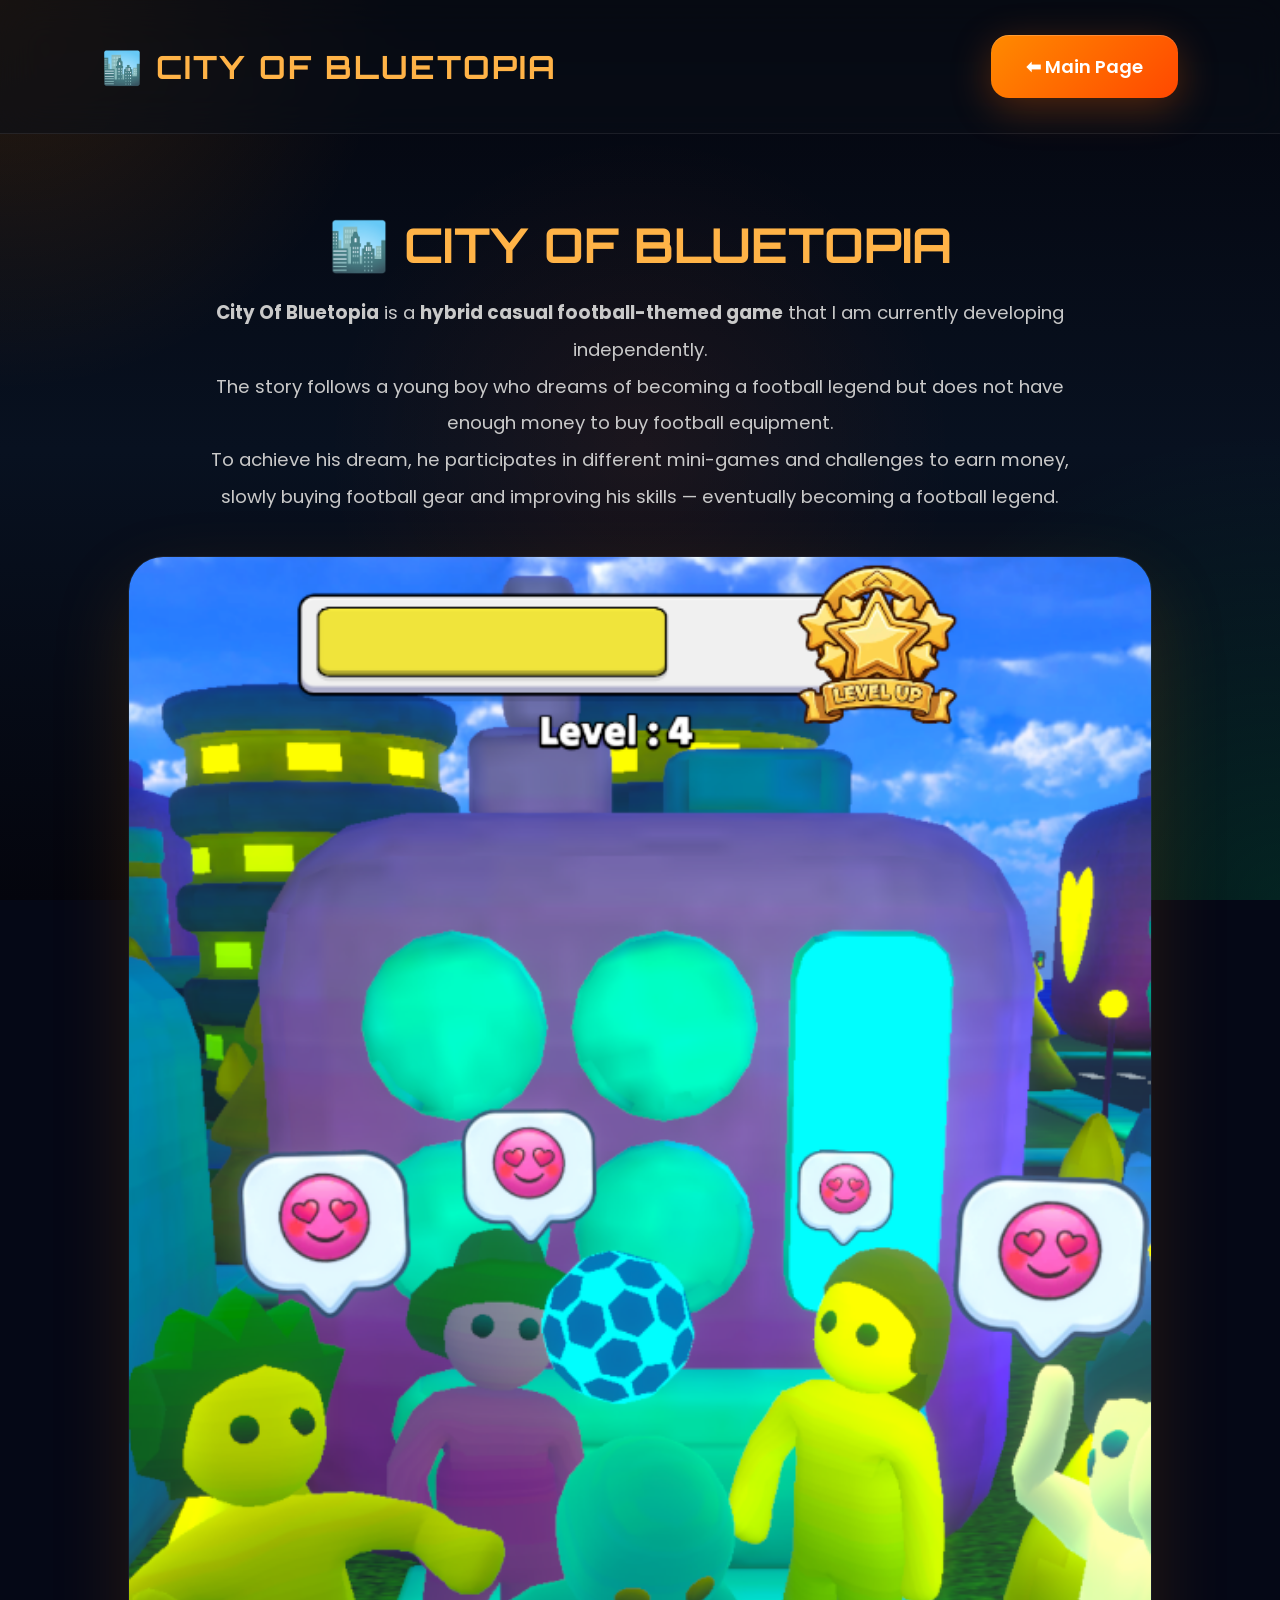
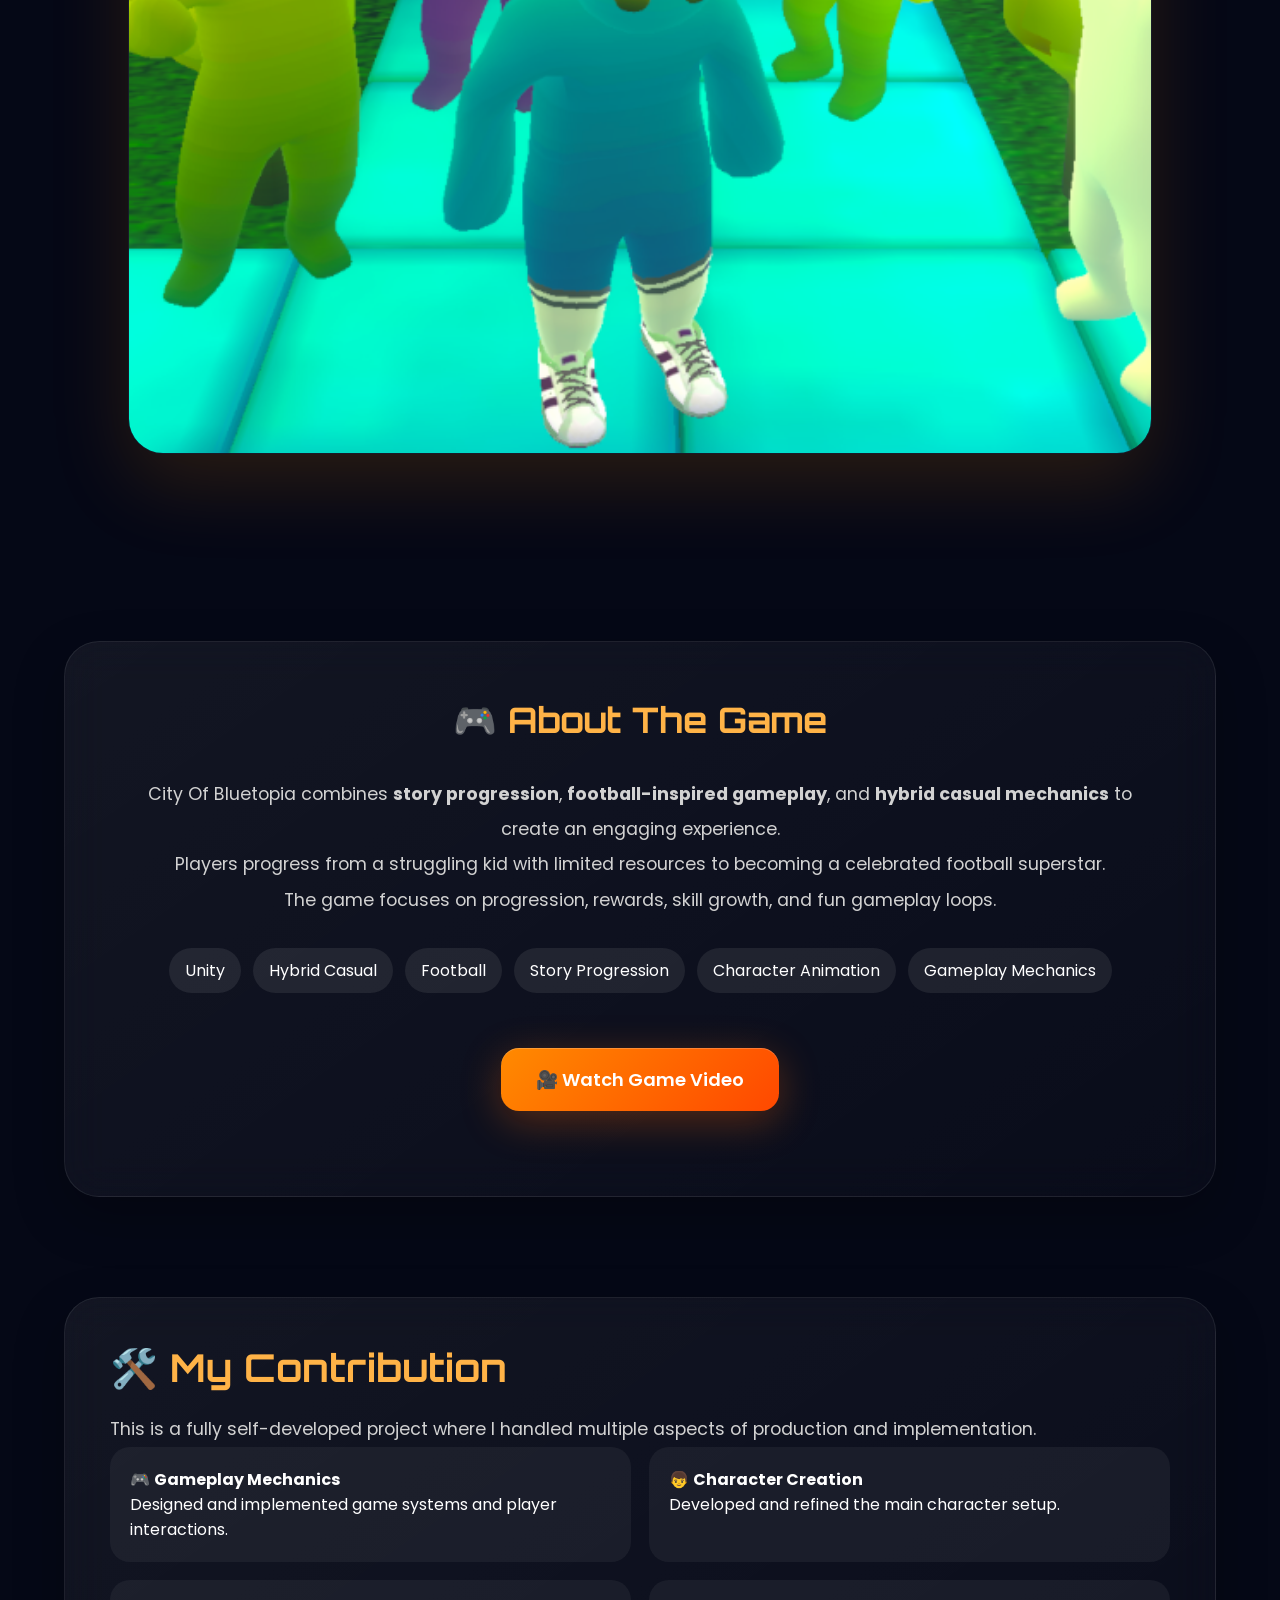
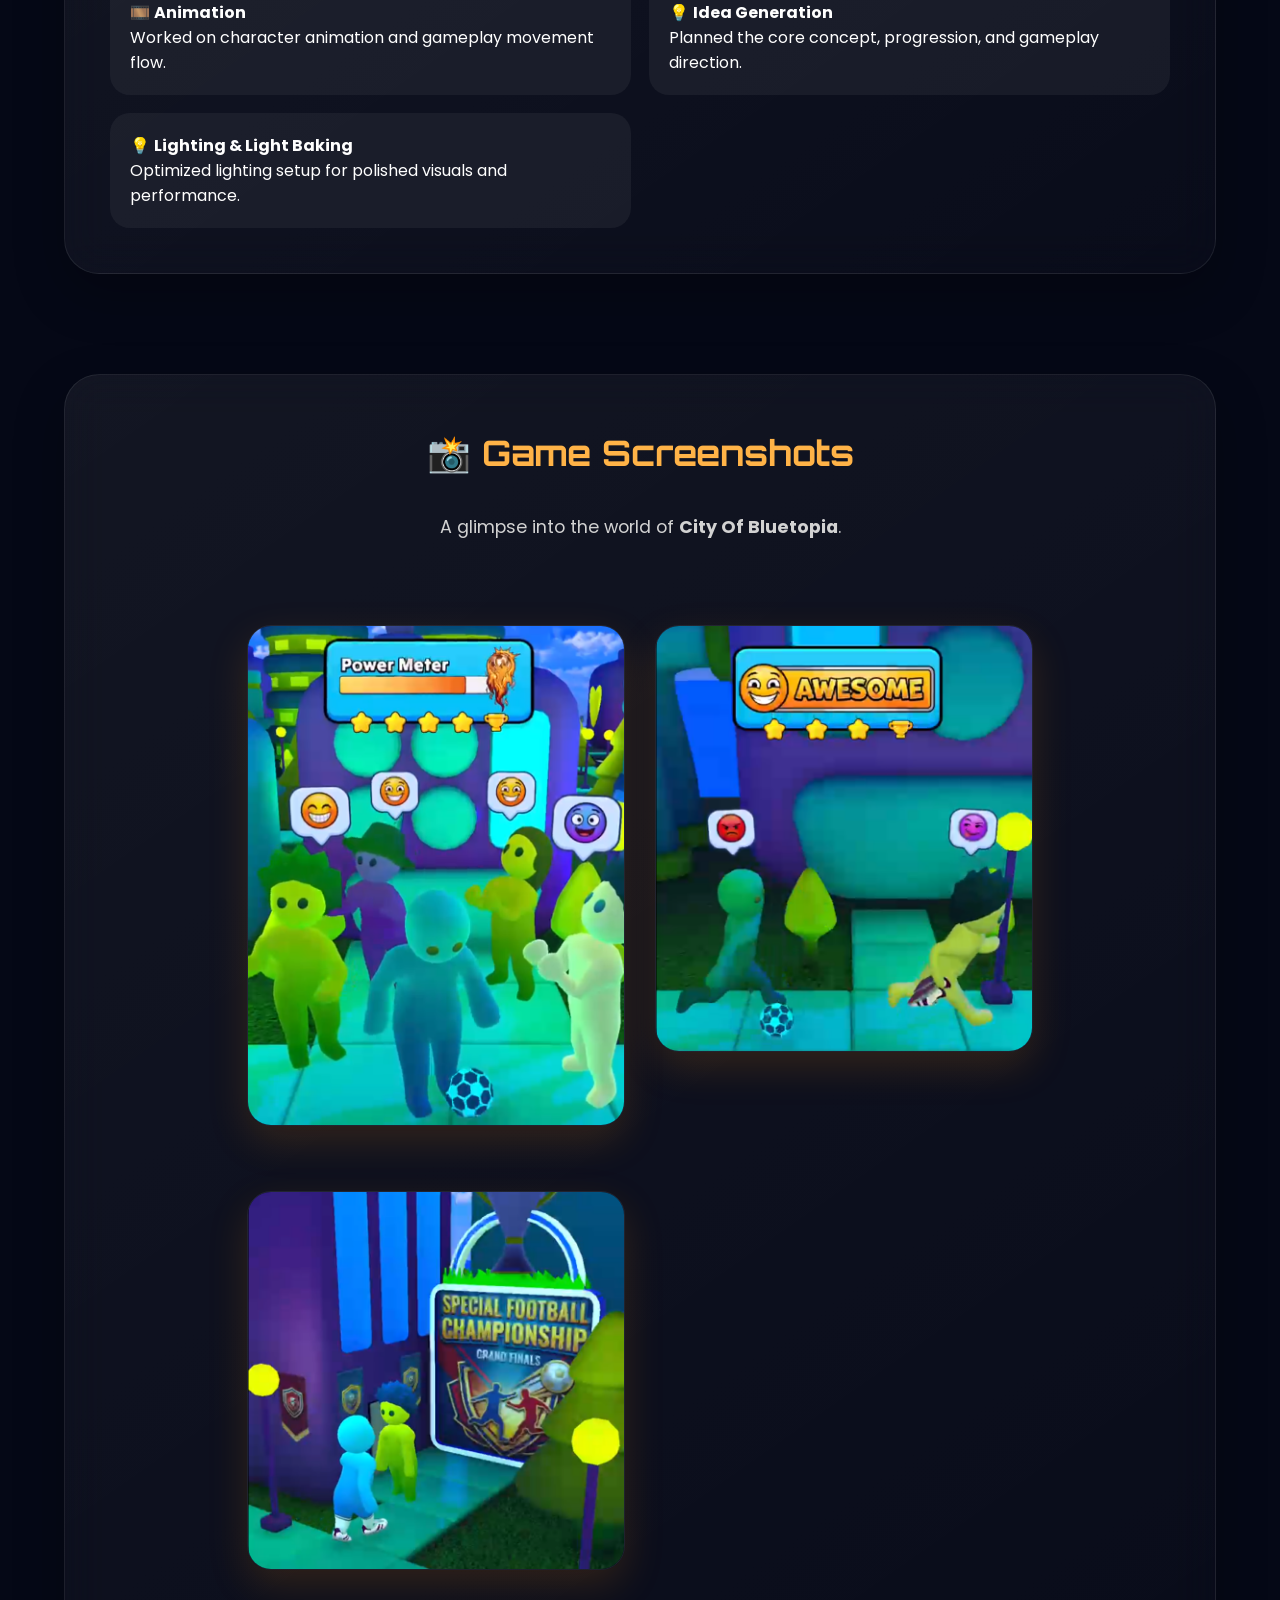
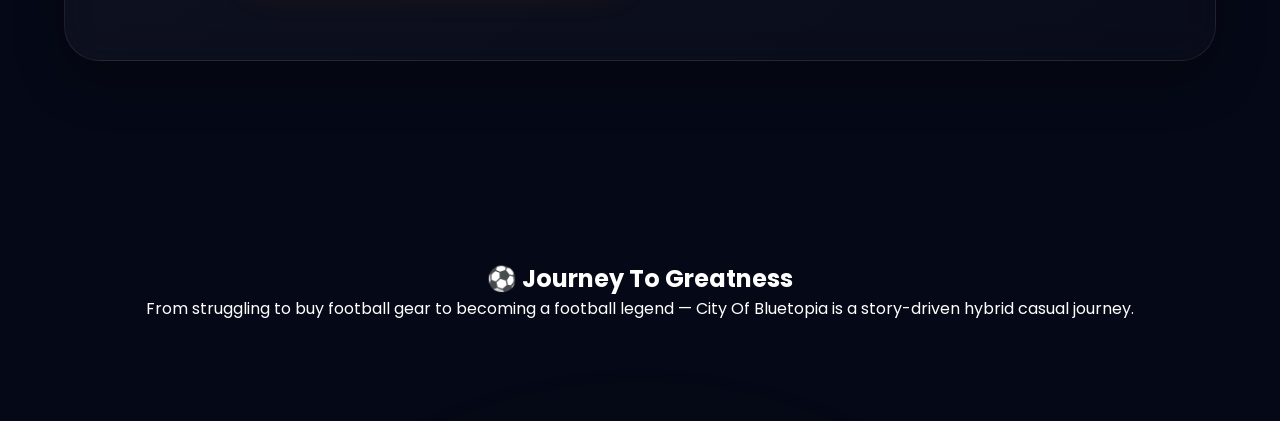
<file: bluetopia.html>
﻿<!DOCTYPE html>
<html lang="en">
<head>
    <meta charset="UTF-8">
    <meta name="viewport" content="width=device-width, initial-scale=1.0">
    <title>City Of Bluetopia</title>

    <link rel="stylesheet" href="css/style.css">
</head>

<body>

<header class="top-bar">

    <h1>🏙️ CITY OF BLUETOPIA</h1>

    <a href="index.html" class="main-btn">
        ⬅ Main Page
    </a>

</header>



<!-- HERO -->

<section class="intro hero-section">

    <h2>🏙️ CITY OF BLUETOPIA</h2>

    <p>
        <strong>City Of Bluetopia</strong> is a
        <strong>hybrid casual football-themed game</strong>
        that I am currently developing independently.
    </p>

    <p>
        The story follows a young boy who dreams of becoming
        a football legend but does not have enough money to
        buy football equipment.
    </p>

    <p>
        To achieve his dream, he participates in different
        mini-games and challenges to earn money, slowly buying
        football gear and improving his skills —
        eventually becoming a football legend.
    </p>

    <!-- MAIN IMAGE -->
    <div class="hero-image-big" style="margin-top:40px;">
        <img src="images/bluetopia_1.png"
        alt="City Of Bluetopia Main"
        class="promo-img">
    </div>

</section>



<div class="content-wrapper">

    <section class="feature-card blender-showcase">

        <div class="text">

            <h2>🎮 About The Game</h2>

            <p>
                City Of Bluetopia combines
                <strong>story progression</strong>,
                <strong>football-inspired gameplay</strong>,
                and <strong>hybrid casual mechanics</strong>
                to create an engaging experience.
            </p>

            <p>
                Players progress from a struggling kid
                with limited resources to becoming a
                celebrated football superstar.
            </p>

            <p>
                The game focuses on progression,
                rewards, skill growth, and fun gameplay loops.
            </p>


            <div class="feature-tags" style="margin-top:30px;">
                <span>Unity</span>
                <span>Hybrid Casual</span>
                <span>Football</span>
                <span>Story Progression</span>
                <span>Character Animation</span>
                <span>Gameplay Mechanics</span>
            </div>


            <div class="button-row">

                <a href="https://drive.google.com/file/d/1zI4uAxe6j407BqWywoaG_MxP0i3xGbBi/view?usp=sharing"
                target="_blank"
                class="game-button">
                    🎥 Watch Game Video
                </a>

            </div>

        </div>

    </section>



    <!-- DEVELOPMENT ROLE -->

    <section class="feature-card">

        <div class="text">

            <h2>🛠️ My Contribution</h2>

            <p>
                This is a fully self-developed project where I handled
                multiple aspects of production and implementation.
            </p>

            <div class="responsibility-grid">

                <div>
                    🎮 <strong>Gameplay Mechanics</strong><br>
                    Designed and implemented game systems
                    and player interactions.
                </div>

                <div>
                    👦 <strong>Character Creation</strong><br>
                    Developed and refined the
                    main character setup.
                </div>

                <div>
                    🎞️ <strong>Animation</strong><br>
                    Worked on character animation
                    and gameplay movement flow.
                </div>

                <div>
                    💡 <strong>Idea Generation</strong><br>
                    Planned the core concept,
                    progression, and gameplay direction.
                </div>

                <div>
                    💡 <strong>Lighting & Light Baking</strong><br>
                    Optimized lighting setup
                    for polished visuals and performance.
                </div>

            </div>

        </div>

    </section>



    <!-- SCREENSHOTS -->

    <section class="feature-card blender-showcase">

        <div class="text">

            <h2>📸 Game Screenshots</h2>

            <p>
                A glimpse into the world of
                <strong>City Of Bluetopia</strong>.
            </p>

            <div class="gallery-grid">

                <img src="images/bluetopia_2.png"
                class="model-image">

                <img src="images/bluetopia_3.png"
                class="model-image">

                <img src="images/bluetopia_4.png"
                class="model-image">

            </div>

        </div>

    </section>

</div>



<footer class="portfolio-footer">

    <h2>⚽ Journey To Greatness</h2>

    <p>
        From struggling to buy football gear
        to becoming a football legend —
        City Of Bluetopia is a story-driven
        hybrid casual journey.
    </p>

</footer>

</body>
</html>
</file>
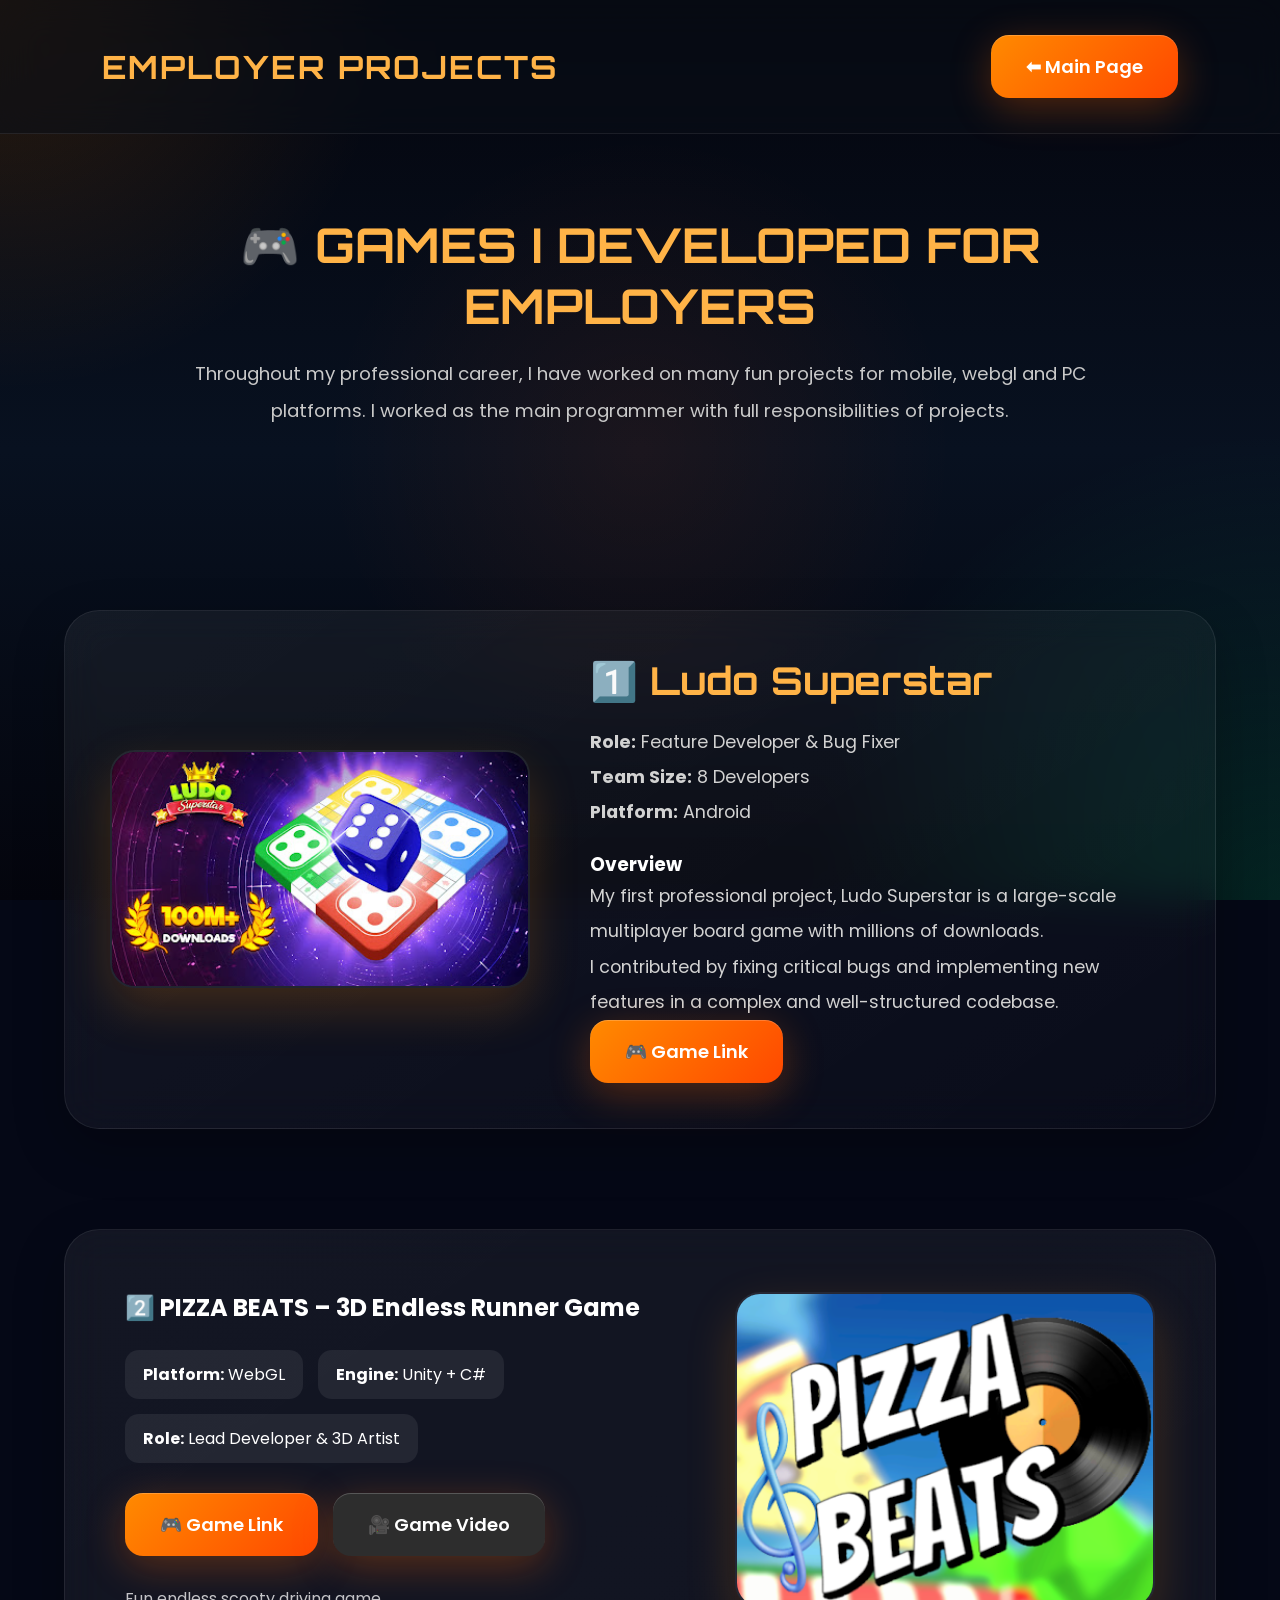
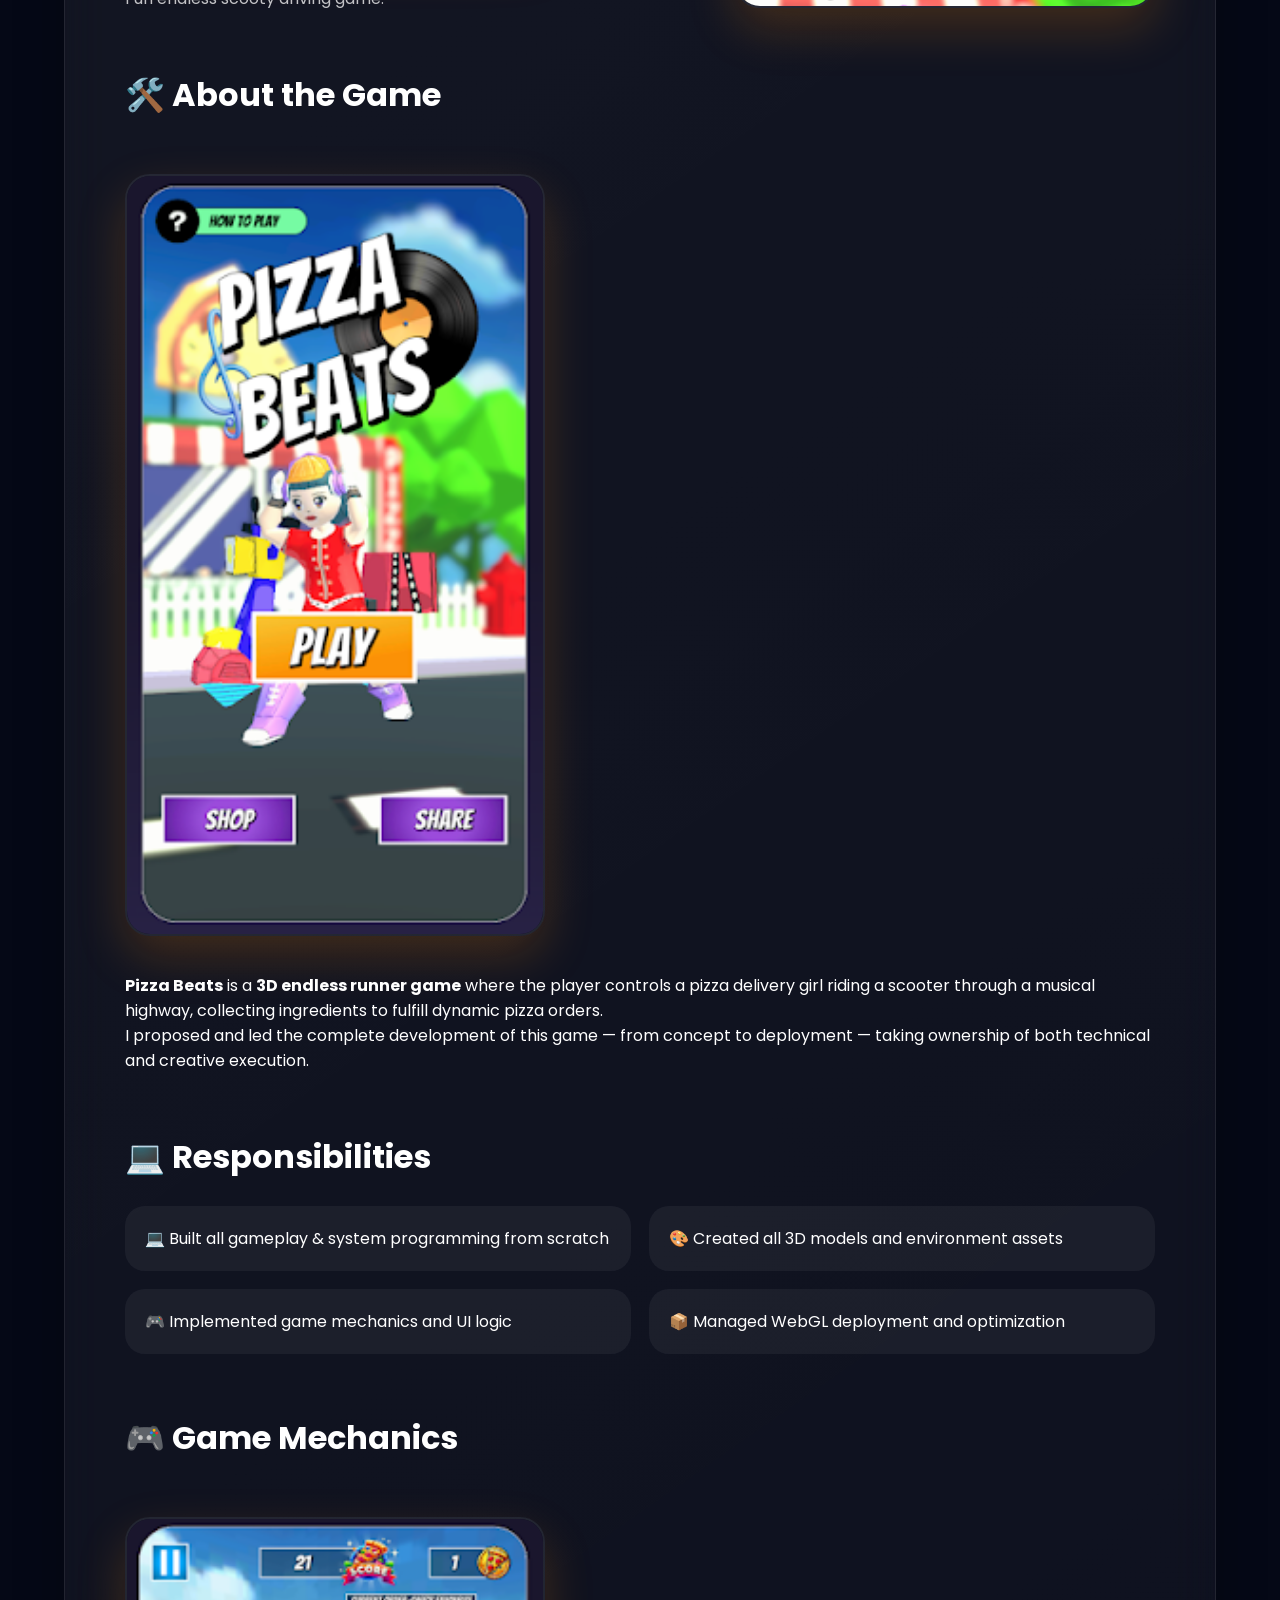
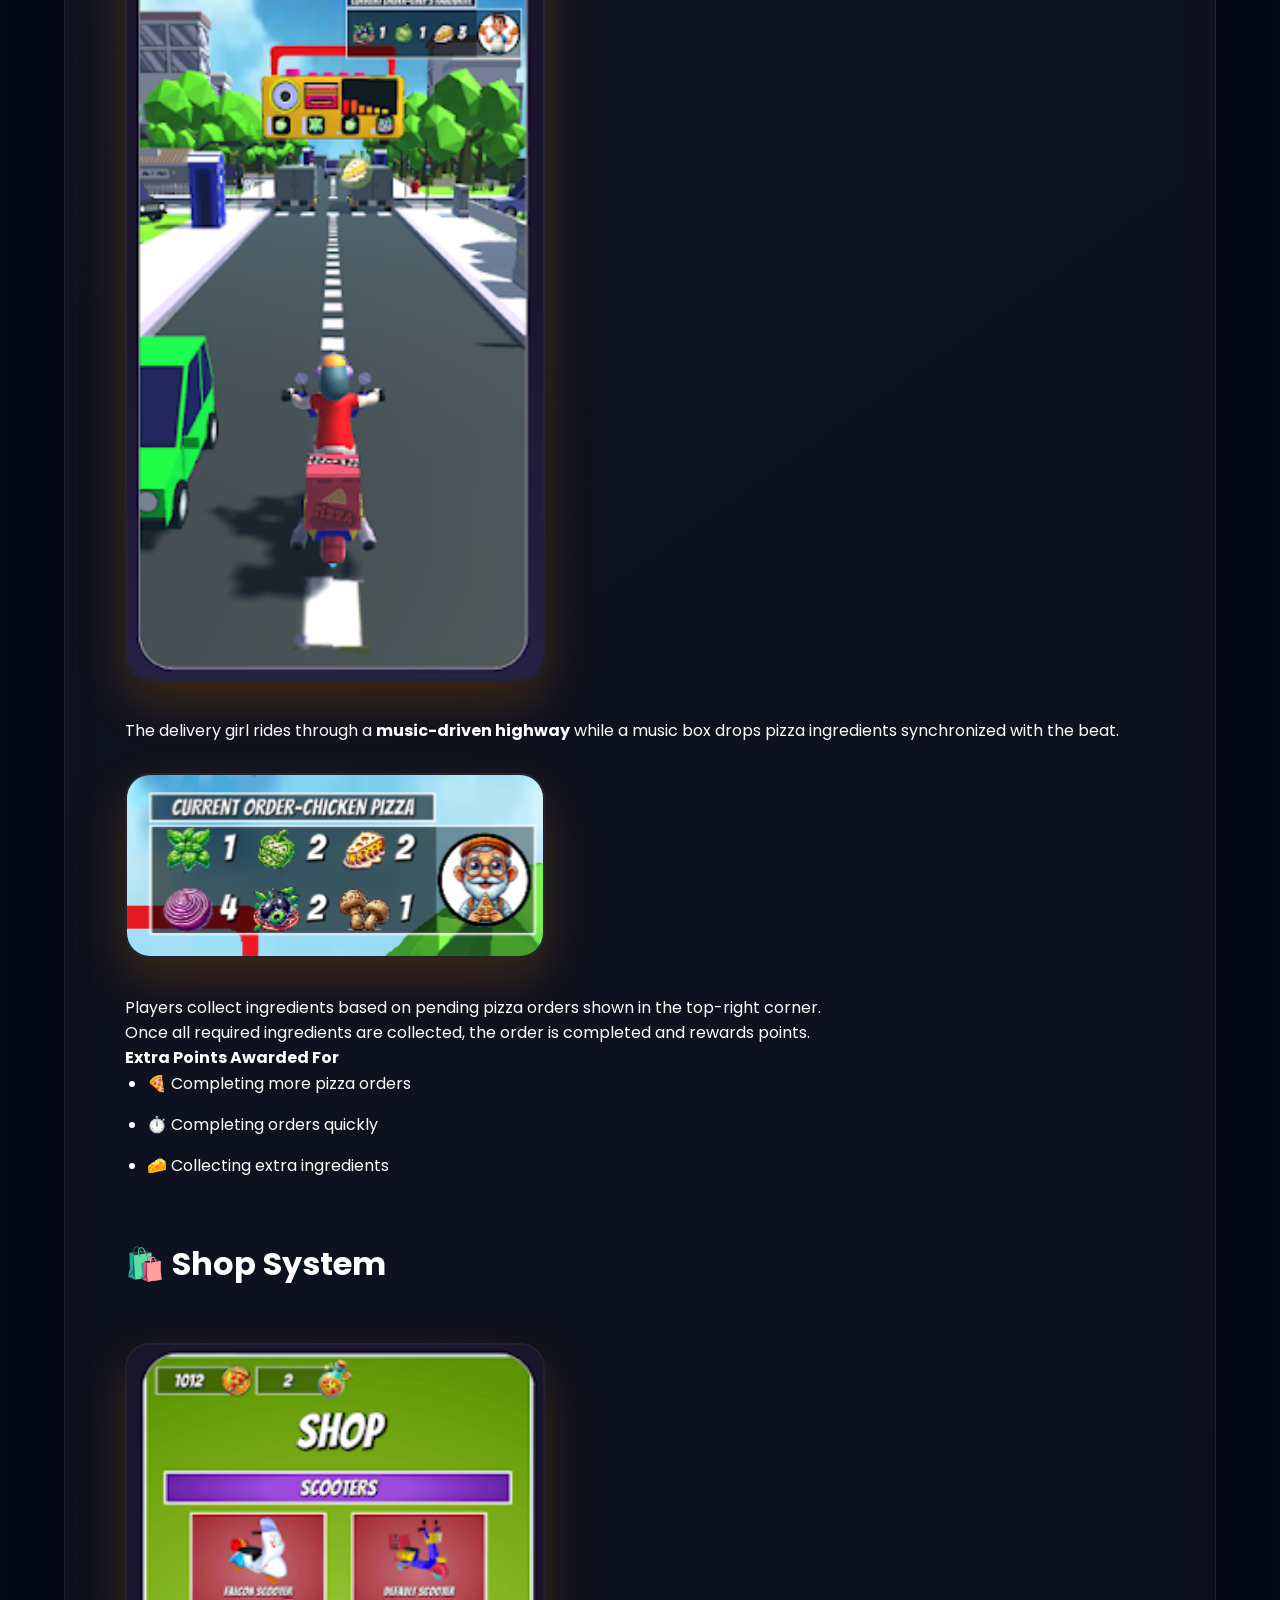
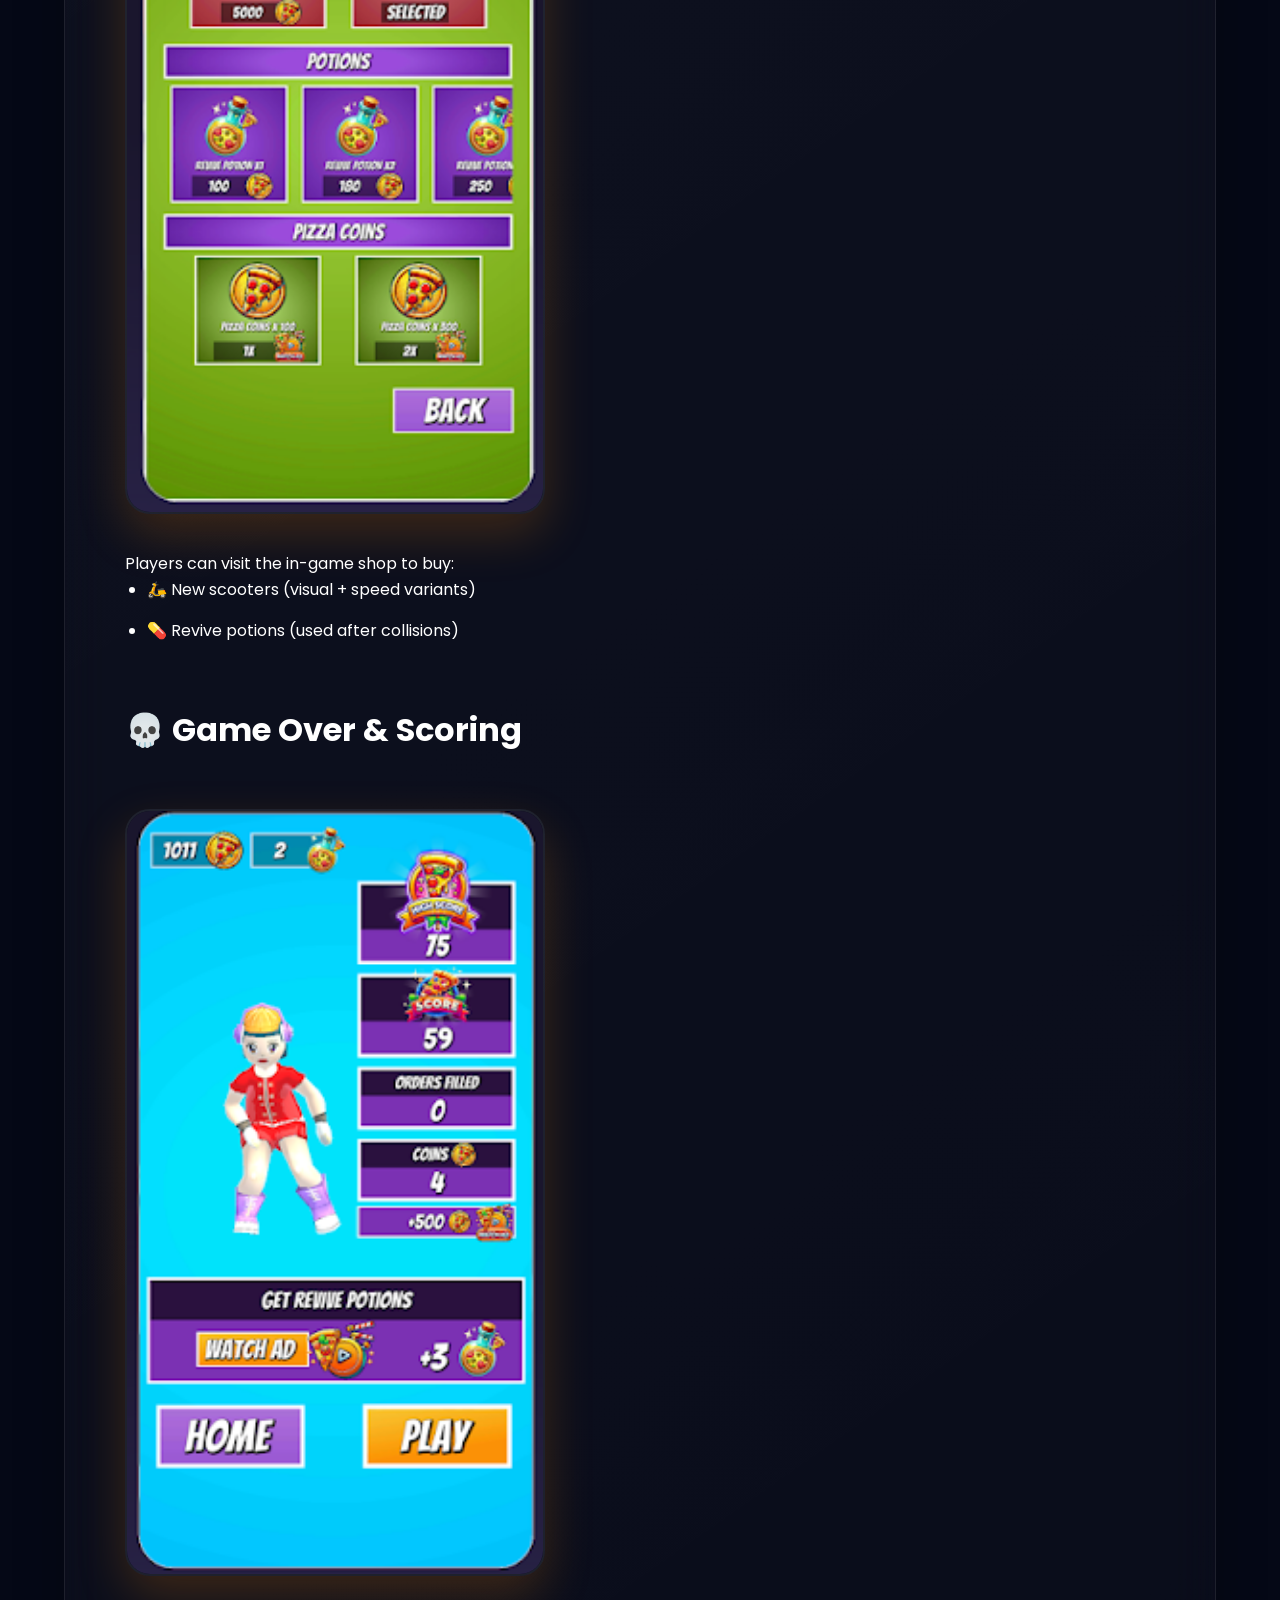
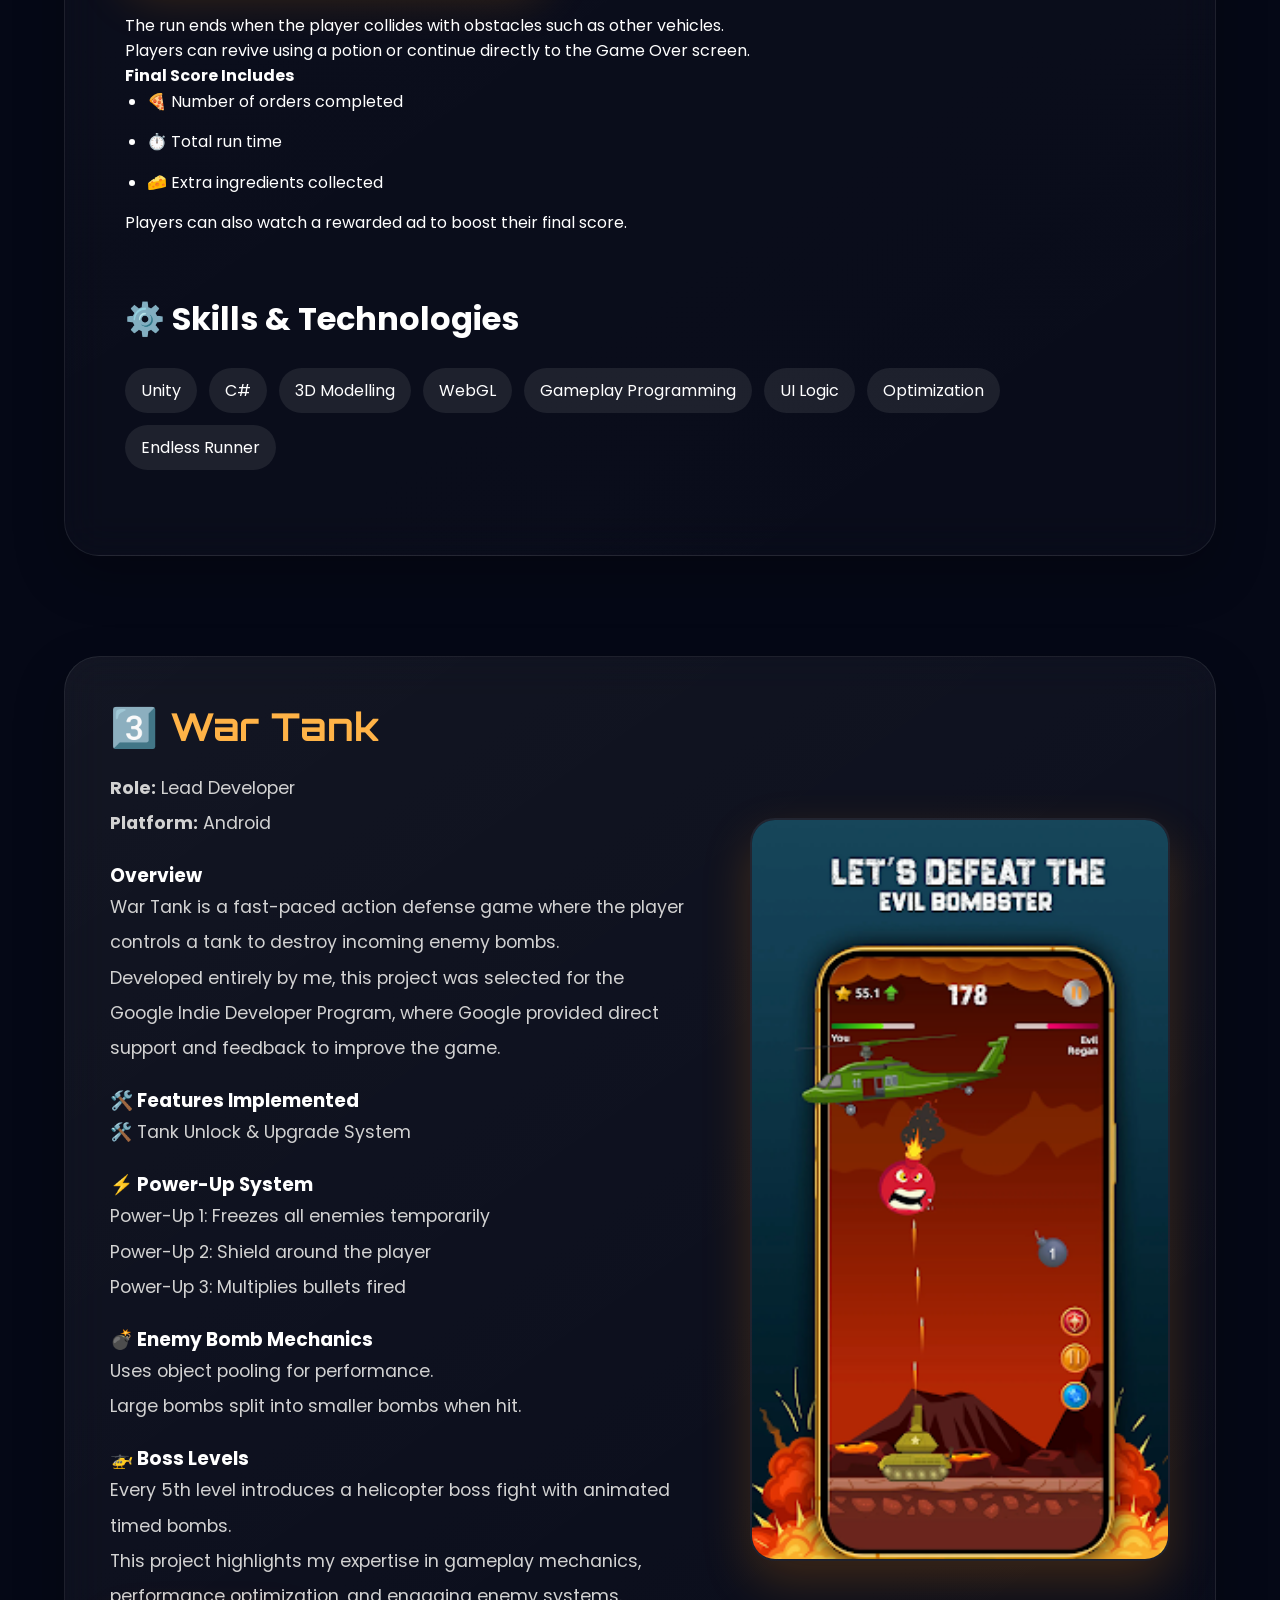
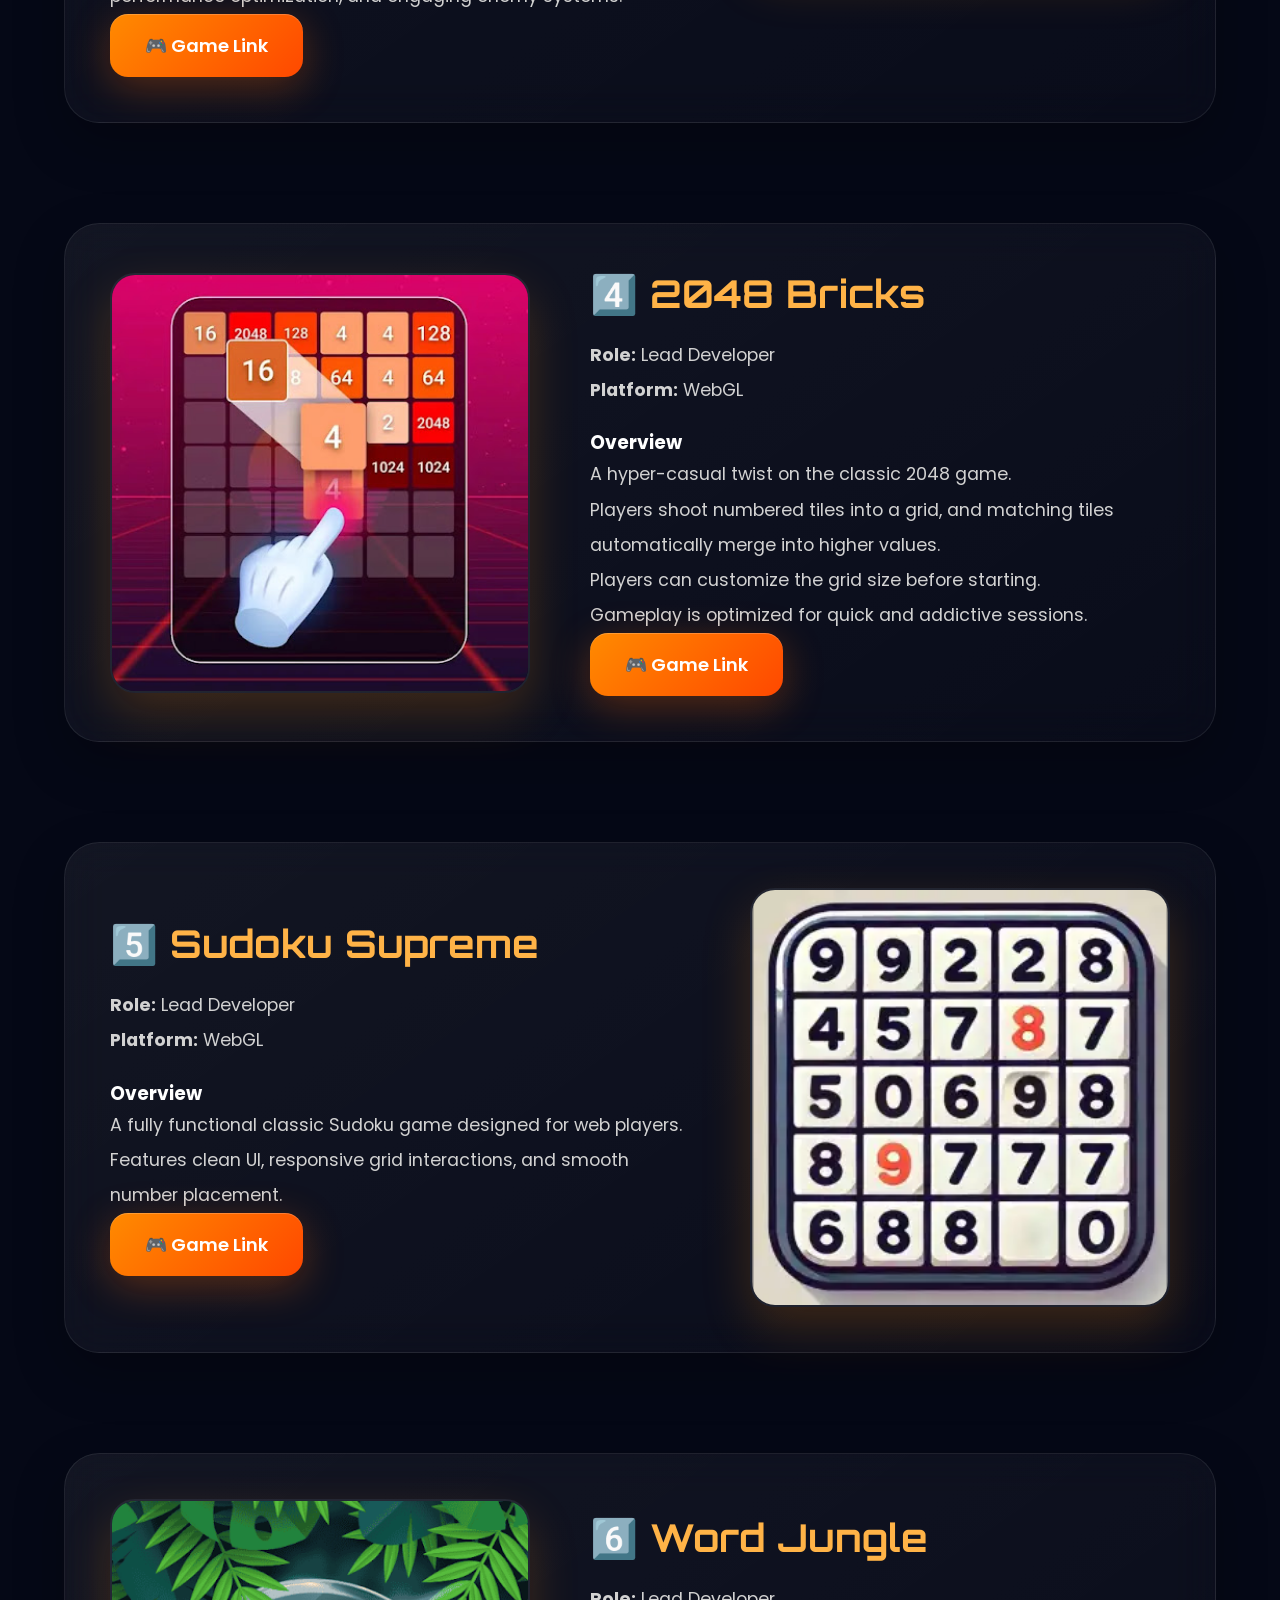
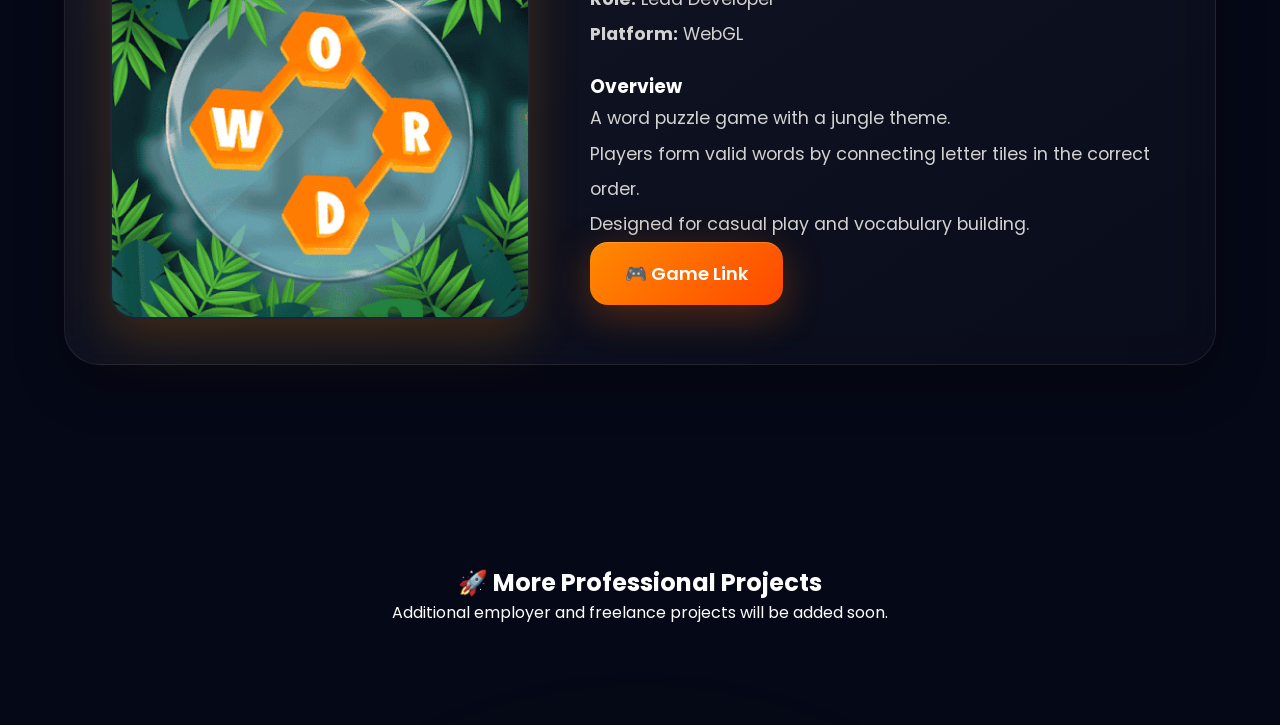
<file: employer-games.html>
﻿<!DOCTYPE html>
<html lang="en">
<head>
    <meta charset="UTF-8">
    <meta name="viewport" content="width=device-width, initial-scale=1.0">
    <title>Games Developed For Employers</title>
    <link rel="stylesheet" href="css/style.css">
</head>

<body>

<header class="top-bar">
    <h1>EMPLOYER PROJECTS</h1>

    <a href="index.html" class="main-btn">
        ⬅ Main Page
    </a>
</header>


<section class="intro hero-section">

    <h2>🎮 GAMES I DEVELOPED FOR EMPLOYERS</h2>

    <p>
        Throughout my professional career, I have worked on
        many fun projects for mobile, webgl and PC platforms.
        I worked as the main programmer with full responsibilities
        of projects.
    </p>

</section>



<div class="content-wrapper">

    <!-- LUDO -->
    <section class="feature-card">

        <img src="images/ludo_promo.jpg">

        <div class="text">

            <h2>1️⃣ Ludo Superstar</h2>

            <p><strong>Role:</strong> Feature Developer & Bug Fixer</p>
            <p><strong>Team Size:</strong> 8 Developers</p>
            <p><strong>Platform:</strong> Android</p>

            <h3 style="margin-top:20px;">Overview</h3>

            <p>
                My first professional project, Ludo Superstar
                is a large-scale multiplayer board game with
                millions of downloads.
            </p>

            <p>
                I contributed by fixing critical bugs and
                implementing new features in a complex
                and well-structured codebase.
            </p>

            <a href="https://play.google.com/store/apps/details?id=com.blacklightsw.ludo&hl=en_IN"
            class="game-button"
            target="_blank">
                🎮 Game Link
            </a>

        </div>

    </section>


    <!-- PIZZA BEATS -->

    <section class="feature-card pizza-showcase">

        <div class="pizza-content">

            <!-- HEADER -->
            <div class="pizza-header">

                <div class="pizza-header-text">

                    <h2>2️⃣ PIZZA BEATS – 3D Endless Runner Game</h2>

                    <div class="project-meta">

                        <span><strong>Platform:</strong> WebGL</span>
                        <span><strong>Engine:</strong> Unity + C#</span>
                        <span><strong>Role:</strong> Lead Developer & 3D Artist</span>

                    </div>

                    <div class="button-row">

                        <a href="https://play.amezgame.com/pizzabeats/index.html" class="game-button">
                            🎮 Game Link
                        </a>

                        <a href="https://www.youtube.com/shorts/3alI4IsJ9NM" class="game-button secondary-btn">
                            🎥 Game Video
                        </a>

                    </div>

                    <p class="note-text">
                        Fun endless scooty driving game.
                    </p>

                </div>

                <img src="images/pizza_beats_promo.png"
                class="hero-game-image">

            </div>



            <!-- ABOUT -->
            <div class="content-block">

                <h3>🛠️ About the Game</h3>

                <img src="images/pizza_1.png"
                class="inline-showcase-image">

                <p>
                    <strong>Pizza Beats</strong> is a
                    <strong>3D endless runner game</strong>
                    where the player controls a pizza delivery girl
                    riding a scooter through a musical highway,
                    collecting ingredients to fulfill
                    dynamic pizza orders.
                </p>

                <p>
                    I proposed and led the complete development
                    of this game — from concept to deployment —
                    taking ownership of both technical
                    and creative execution.
                </p>

            </div>



            <!-- RESPONSIBILITIES -->
            <div class="content-block">

                <h3>💻 Responsibilities</h3>

                <div class="responsibility-grid">

                    <div>
                        💻 Built all gameplay & system programming
                        from scratch
                    </div>

                    <div>
                        🎨 Created all 3D models
                        and environment assets
                    </div>

                    <div>
                        🎮 Implemented game mechanics
                        and UI logic
                    </div>

                    <div>
                        📦 Managed WebGL deployment
                        and optimization
                    </div>

                </div>

            </div>



            <!-- GAMEPLAY -->
            <div class="content-block">

                <h3>🎮 Game Mechanics</h3>

                <img src="images/pizza_2.png"
                class="inline-showcase-image">

                <p>
                    The delivery girl rides through a
                    <strong>music-driven highway</strong>
                    while a music box drops pizza ingredients
                    synchronized with the beat.
                </p>

                <img src="images/pizza_4.png"
                class="inline-showcase-image">

                <p>
                    Players collect ingredients based on
                    pending pizza orders shown
                    in the top-right corner.
                </p>

                <p>
                    Once all required ingredients are collected,
                    the order is completed and rewards points.
                </p>

                <h4>Extra Points Awarded For</h4>

                <ul class="custom-list">
                    <li>🍕 Completing more pizza orders</li>
                    <li>⏱️ Completing orders quickly</li>
                    <li>🧀 Collecting extra ingredients</li>
                </ul>

            </div>



            <!-- SHOP -->
            <div class="content-block">

                <h3>🛍️ Shop System</h3>

                <img src="images/pizza_5.png"
                class="inline-showcase-image">

                <p>
                    Players can visit the in-game shop to buy:
                </p>

                <ul class="custom-list">
                    <li>🛵 New scooters (visual + speed variants)</li>
                    <li>💊 Revive potions (used after collisions)</li>
                </ul>

            </div>



            <!-- GAME OVER -->
            <div class="content-block">

                <h3>💀 Game Over & Scoring</h3>

                <img src="images/pizza_3.png"
                class="inline-showcase-image">

                <p>
                    The run ends when the player collides
                    with obstacles such as other vehicles.
                </p>

                <p>
                    Players can revive using a potion
                    or continue directly to the Game Over screen.
                </p>

                <h4>Final Score Includes</h4>

                <ul class="custom-list">
                    <li>🍕 Number of orders completed</li>
                    <li>⏱️ Total run time</li>
                    <li>🧀 Extra ingredients collected</li>
                </ul>

                <p>
                    Players can also watch a rewarded ad
                    to boost their final score.
                </p>

            </div>



            <!-- TECH STACK -->
            <div class="content-block">

                <h3>⚙️ Skills & Technologies</h3>

                <div class="feature-tags">

                    <span>Unity</span>
                    <span>C#</span>
                    <span>3D Modelling</span>
                    <span>WebGL</span>
                    <span>Gameplay Programming</span>
                    <span>UI Logic</span>
                    <span>Optimization</span>
                    <span>Endless Runner</span>

                </div>

            </div>

        </div>

    </section>

    <!-- WAR TANK -->
    <section class="feature-card reverse">

        <img src="images/warTank_2.png">

        <div class="text">

            <h2>3️⃣ War Tank</h2>

            <p><strong>Role:</strong> Lead Developer</p>
            <p><strong>Platform:</strong> Android</p>

            <h3 style="margin-top:20px;">Overview</h3>

            <p>
                War Tank is a fast-paced action defense game
                where the player controls a tank to destroy
                incoming enemy bombs.
            </p>

            <p>
                Developed entirely by me, this project was
                selected for the Google Indie Developer Program,
                where Google provided direct support and feedback
                to improve the game.
            </p>

            <h3 style="margin-top:20px;">
                🛠️ Features Implemented
            </h3>

            <p>🛠️ Tank Unlock & Upgrade System</p>

            <h3 style="margin-top:20px;">
                ⚡ Power-Up System
            </h3>

            <p>Power-Up 1: Freezes all enemies temporarily</p>
            <p>Power-Up 2: Shield around the player</p>
            <p>Power-Up 3: Multiplies bullets fired</p>

            <h3 style="margin-top:20px;">
                💣 Enemy Bomb Mechanics
            </h3>

            <p>Uses object pooling for performance.</p>

            <p>
                Large bombs split into smaller bombs
                when hit.
            </p>

            <h3 style="margin-top:20px;">
                🚁 Boss Levels
            </h3>

            <p>
                Every 5th level introduces a helicopter
                boss fight with animated timed bombs.
            </p>

            <p>
                This project highlights my expertise in
                gameplay mechanics, performance optimization,
                and engaging enemy systems.
            </p>

            <a href="https://play.google.com/store/apps/details?id=com.appspace.ballblast&hl=en&pli=1" class="game-button">
                🎮 Game Link
            </a>

        </div>

    </section>



    <!-- 2048 -->
    <section class="feature-card">

        <img src="images/2048bricks_3.jpg">

        <div class="text">

            <h2>4️⃣ 2048 Bricks</h2>

            <p><strong>Role:</strong> Lead Developer</p>
            <p><strong>Platform:</strong> WebGL</p>

            <h3 style="margin-top:20px;">Overview</h3>

            <p>
                A hyper-casual twist on the classic 2048 game.
            </p>

            <p>
                Players shoot numbered tiles into a grid,
                and matching tiles automatically merge
                into higher values.
            </p>

            <p>
                Players can customize the grid size
                before starting.
            </p>

            <p>
                Gameplay is optimized for quick
                and addictive sessions.
            </p>

            <a href="https://play.amezgame.com/2048bricks/index.html" class="game-button">
                🎮 Game Link
            </a>

        </div>

    </section>



    <!-- SUDOKU -->
    <section class="feature-card reverse">

        <img src="images/suduko_promo.png">

        <div class="text">

            <h2>5️⃣ Sudoku Supreme</h2>

            <p><strong>Role:</strong> Lead Developer</p>
            <p><strong>Platform:</strong> WebGL</p>

            <h3 style="margin-top:20px;">Overview</h3>

            <p>
                A fully functional classic Sudoku game
                designed for web players.
            </p>

            <p>
                Features clean UI, responsive grid
                interactions, and smooth number placement.
            </p>

            <a href="https://play.amezgame.com/sudokusupreme/index.html" class="game-button">
                🎮 Game Link
            </a>

        </div>

    </section>



    <!-- WORD JUNGLE -->
    <section class="feature-card">

        <img src="images/wordGame_promo.png">

        <div class="text">

            <h2>6️⃣ Word Jungle</h2>

            <p><strong>Role:</strong> Lead Developer</p>
            <p><strong>Platform:</strong> WebGL</p>

            <h3 style="margin-top:20px;">Overview</h3>

            <p>
                A word puzzle game with a jungle theme.
            </p>

            <p>
                Players form valid words by connecting
                letter tiles in the correct order.
            </p>

            <p>
                Designed for casual play and
                vocabulary building.
            </p>

            <a href="https://play.amezgame.com/wordjungle/index.html" class="game-button">
                🎮 Game Link
            </a>

        </div>

    </section>

</div>



<footer class="portfolio-footer">

    <h2>🚀 More Professional Projects</h2>

    <p>
        Additional employer and freelance projects
        will be added soon.
    </p>

</footer>

</body>
</html>
</file>
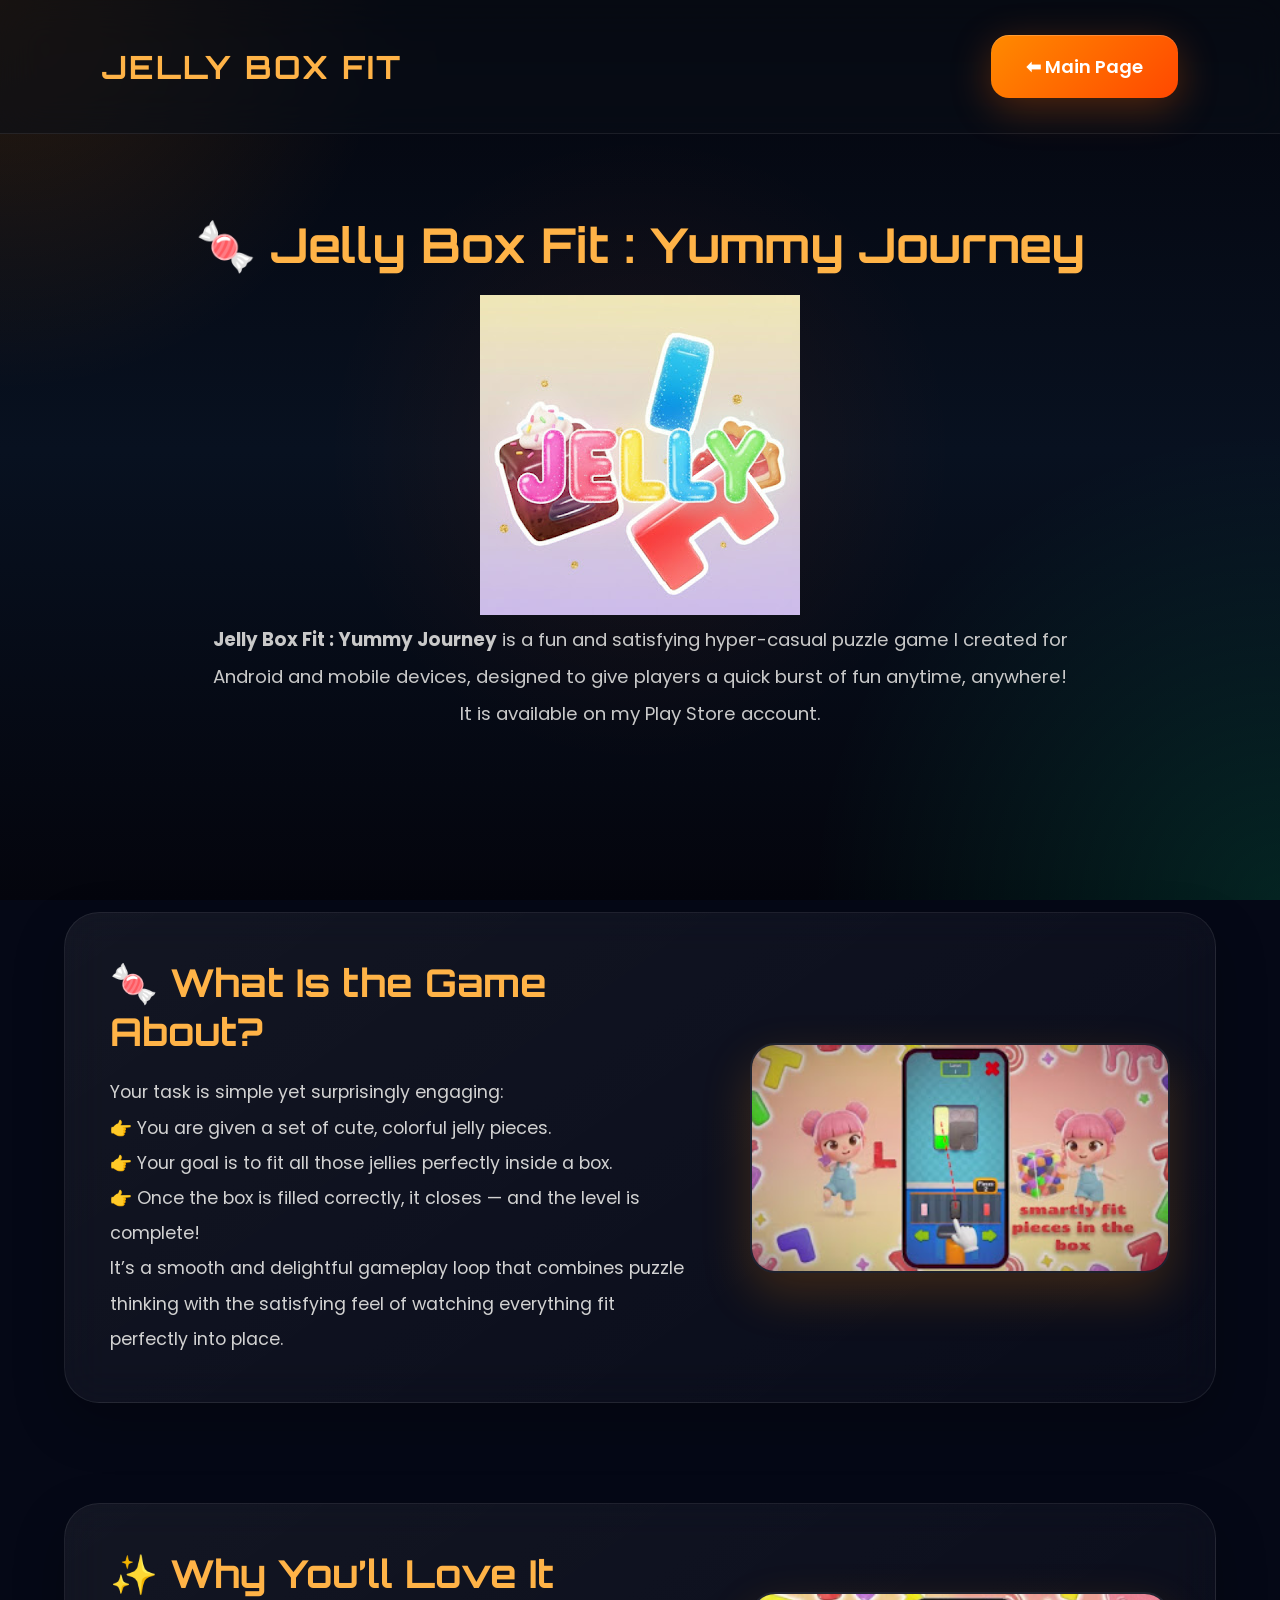
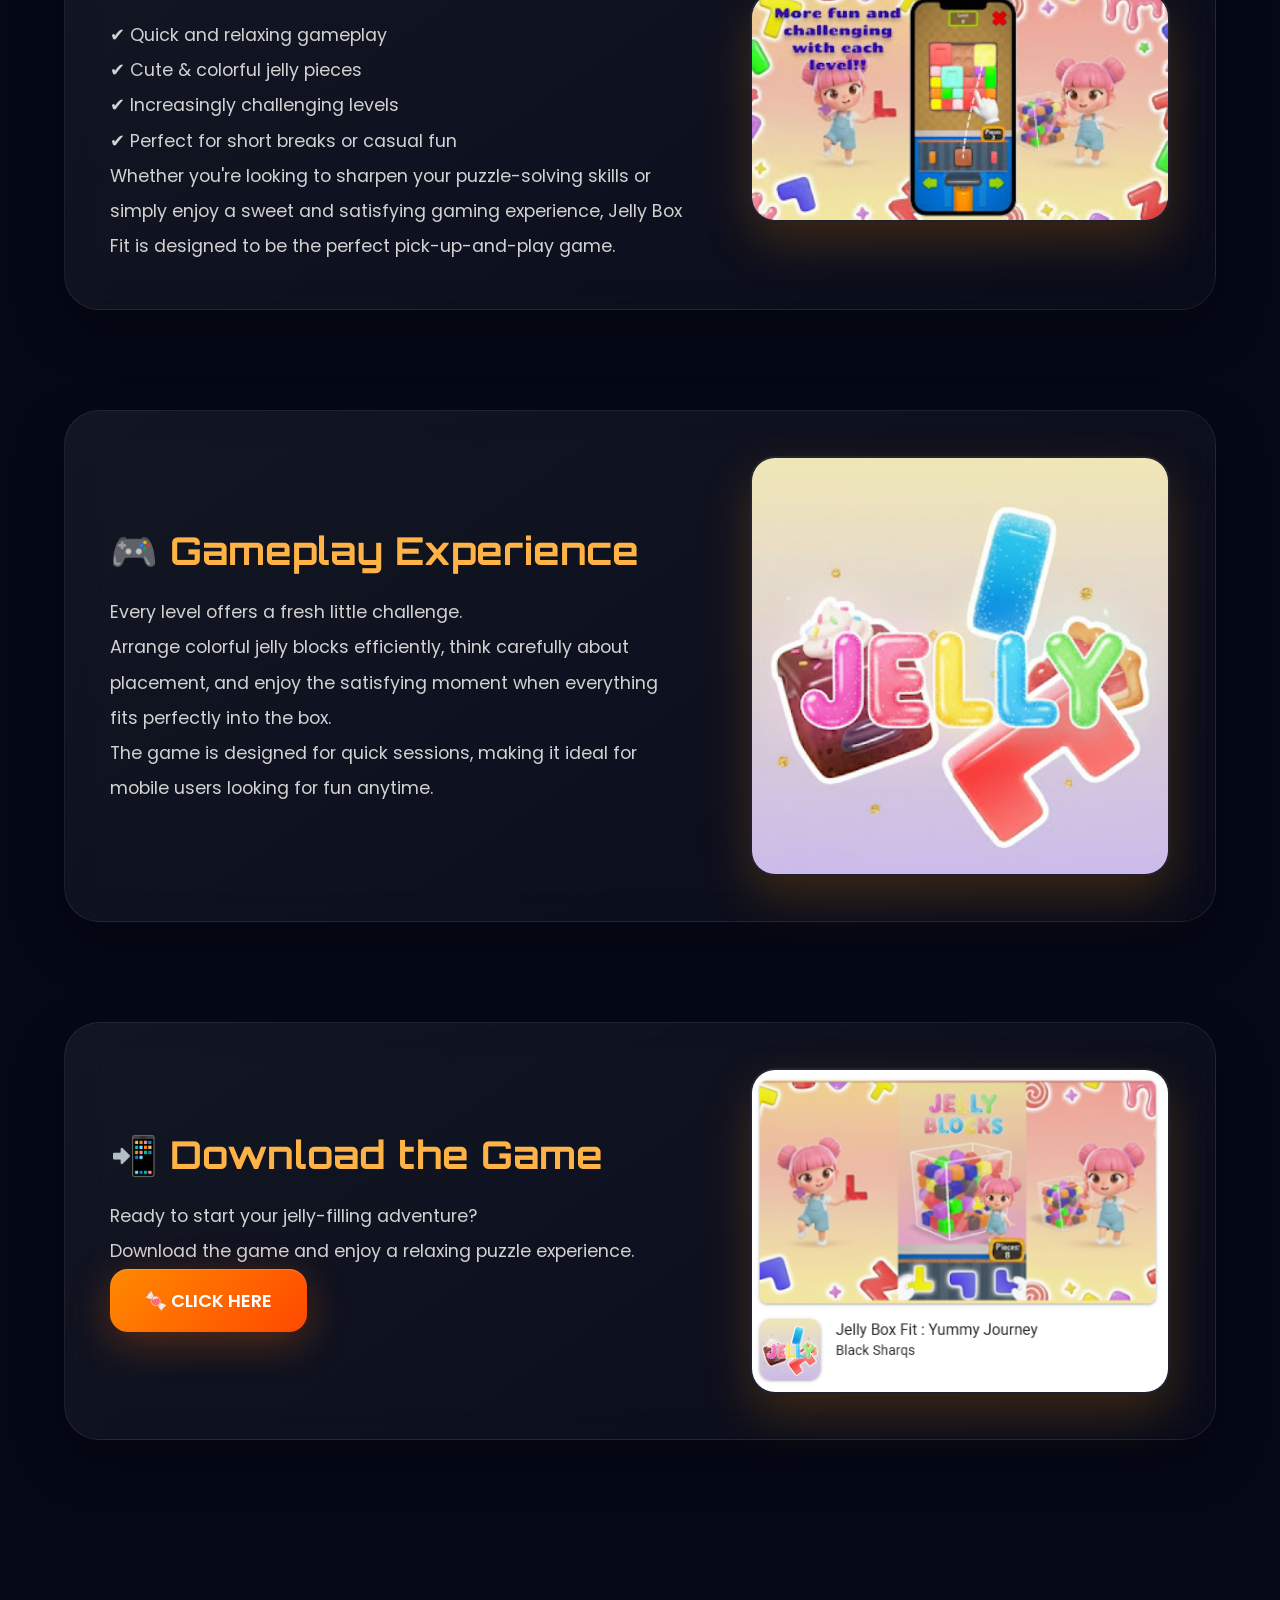
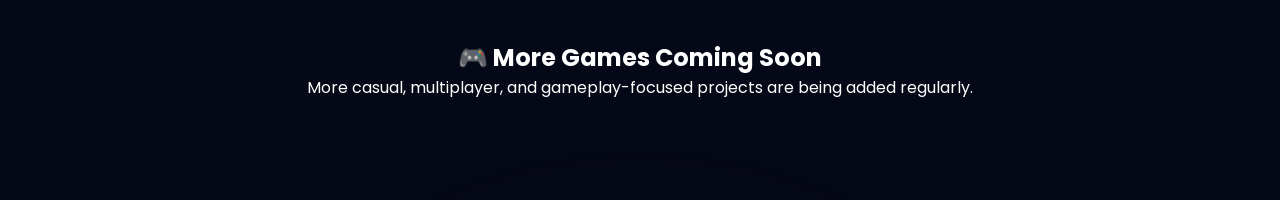
<file: jelly-box-fit.html>
﻿<!DOCTYPE html>
<html lang="en">
<head>
    <meta charset="UTF-8">
    <meta name="viewport" content="width=device-width, initial-scale=1.0">
    <title>Jelly Box Fit : Yummy Journey</title>
    <link rel="stylesheet" href="css/style.css">
</head>

<body>

<header class="top-bar">
    <h1>JELLY BOX FIT</h1>

    <a href="index.html" class="main-btn">
        ⬅ Main Page
    </a>
</header>


<section class="intro hero-section">

    <h2>🍬 Jelly Box Fit : Yummy Journey</h2>

    <div class="hero-image-big">
        <img src="images/jelly_promo.jpg" alt="">
    </div>

    <p>
        <strong>Jelly Box Fit : Yummy Journey</strong>
        is a fun and satisfying hyper-casual puzzle game
        I created for Android and mobile devices,
        designed to give players a quick burst of fun
        anytime, anywhere!
    </p>

    <p>
        It is available on my Play Store account.
    </p>

</section>



<div class="content-wrapper">

    <!-- ABOUT -->
    <section class="feature-card">

        <div class="text">

            <h2>🍬 What Is the Game About?</h2>

            <p>
                Your task is simple yet surprisingly engaging:
            </p>

            <p>
                👉 You are given a set of cute,
                colorful jelly pieces.
            </p>

            <p>
                👉 Your goal is to fit all those jellies
                perfectly inside a box.
            </p>

            <p>
                👉 Once the box is filled correctly,
                it closes — and the level is complete!
            </p>

            <p>
                It’s a smooth and delightful gameplay loop
                that combines puzzle thinking with the
                satisfying feel of watching everything fit
                perfectly into place.
            </p>

        </div>

        <img src="images/jelly_1.jpg">

    </section>



    <!-- FEATURES -->
    <section class="feature-card reverse">

        <img src="images/jelly_2.jpg">

        <div class="text">

            <h2>✨ Why You’ll Love It</h2>

            <p>✔ Quick and relaxing gameplay</p>

            <p>✔ Cute & colorful jelly pieces</p>

            <p>✔ Increasingly challenging levels</p>

            <p>✔ Perfect for short breaks or casual fun</p>

            <p>
                Whether you're looking to sharpen
                your puzzle-solving skills or simply
                enjoy a sweet and satisfying gaming
                experience, Jelly Box Fit is designed
                to be the perfect pick-up-and-play game.
            </p>

        </div>

    </section>



    <!-- GAMEPLAY -->
    <section class="feature-card">

        <div class="text">

            <h2>🎮 Gameplay Experience</h2>

            <p>
                Every level offers a fresh little challenge.
            </p>

            <p>
                Arrange colorful jelly blocks efficiently,
                think carefully about placement,
                and enjoy the satisfying moment when
                everything fits perfectly into the box.
            </p>

            <p>
                The game is designed for quick sessions,
                making it ideal for mobile users
                looking for fun anytime.
            </p>

        </div>

        <img src="images/jelly_promo.jpg">

    </section>



    <!-- DOWNLOAD -->
    <section class="feature-card reverse">

        <img src="images/jelly-box-fit3.png">

        <div class="text">

            <h2>📲 Download the Game</h2>

            <p>
                Ready to start your jelly-filling adventure?
            </p>

            <p>
                Download the game and enjoy
                a relaxing puzzle experience.
            </p>

            <a href="https://play.google.com/store/apps/details?id=com.BlackSharqs.JellyBoxFit&pcampaignid=web_share"
            class="game-button">
                🍬 CLICK HERE
            </a>

        </div>

    </section>

</div>



<footer class="portfolio-footer">

    <h2>🎮 More Games Coming Soon</h2>

    <p>
        More casual, multiplayer,
        and gameplay-focused projects
        are being added regularly.
    </p>

</footer>

</body>
</html>
</file>
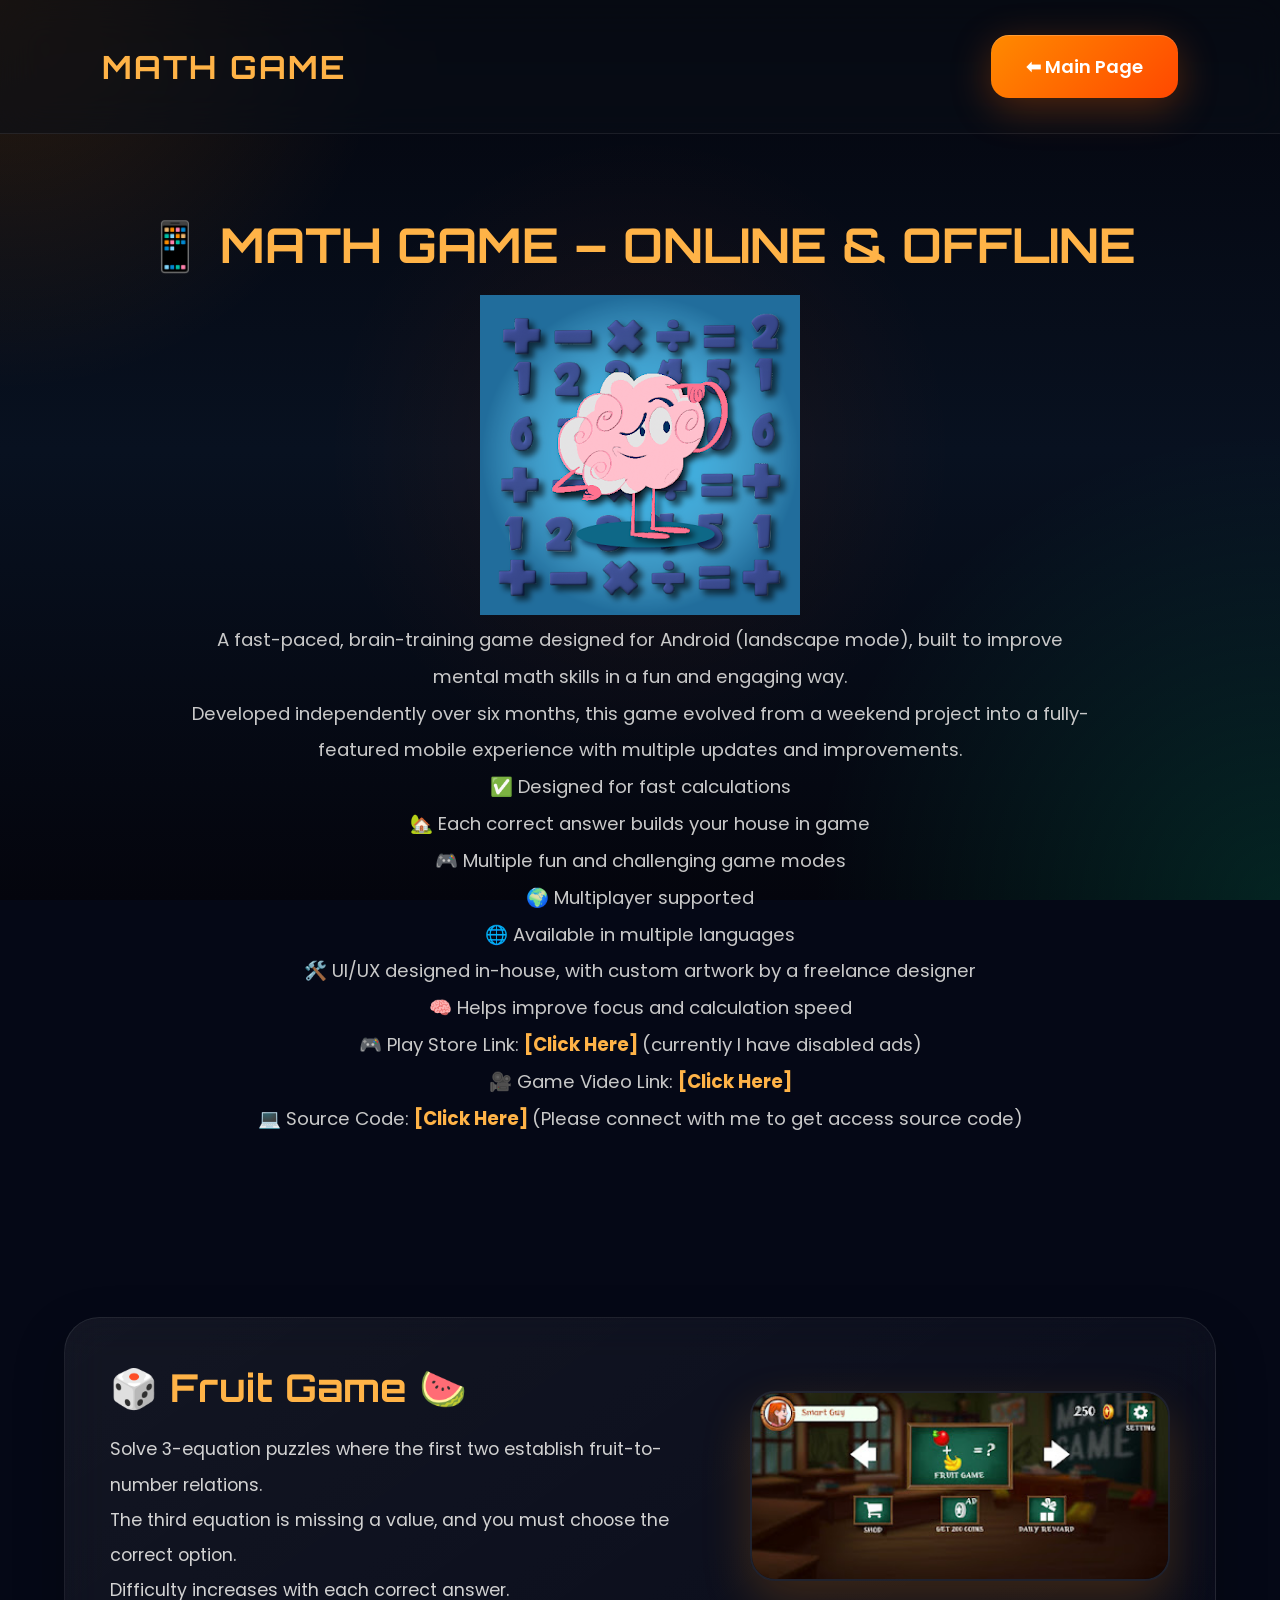
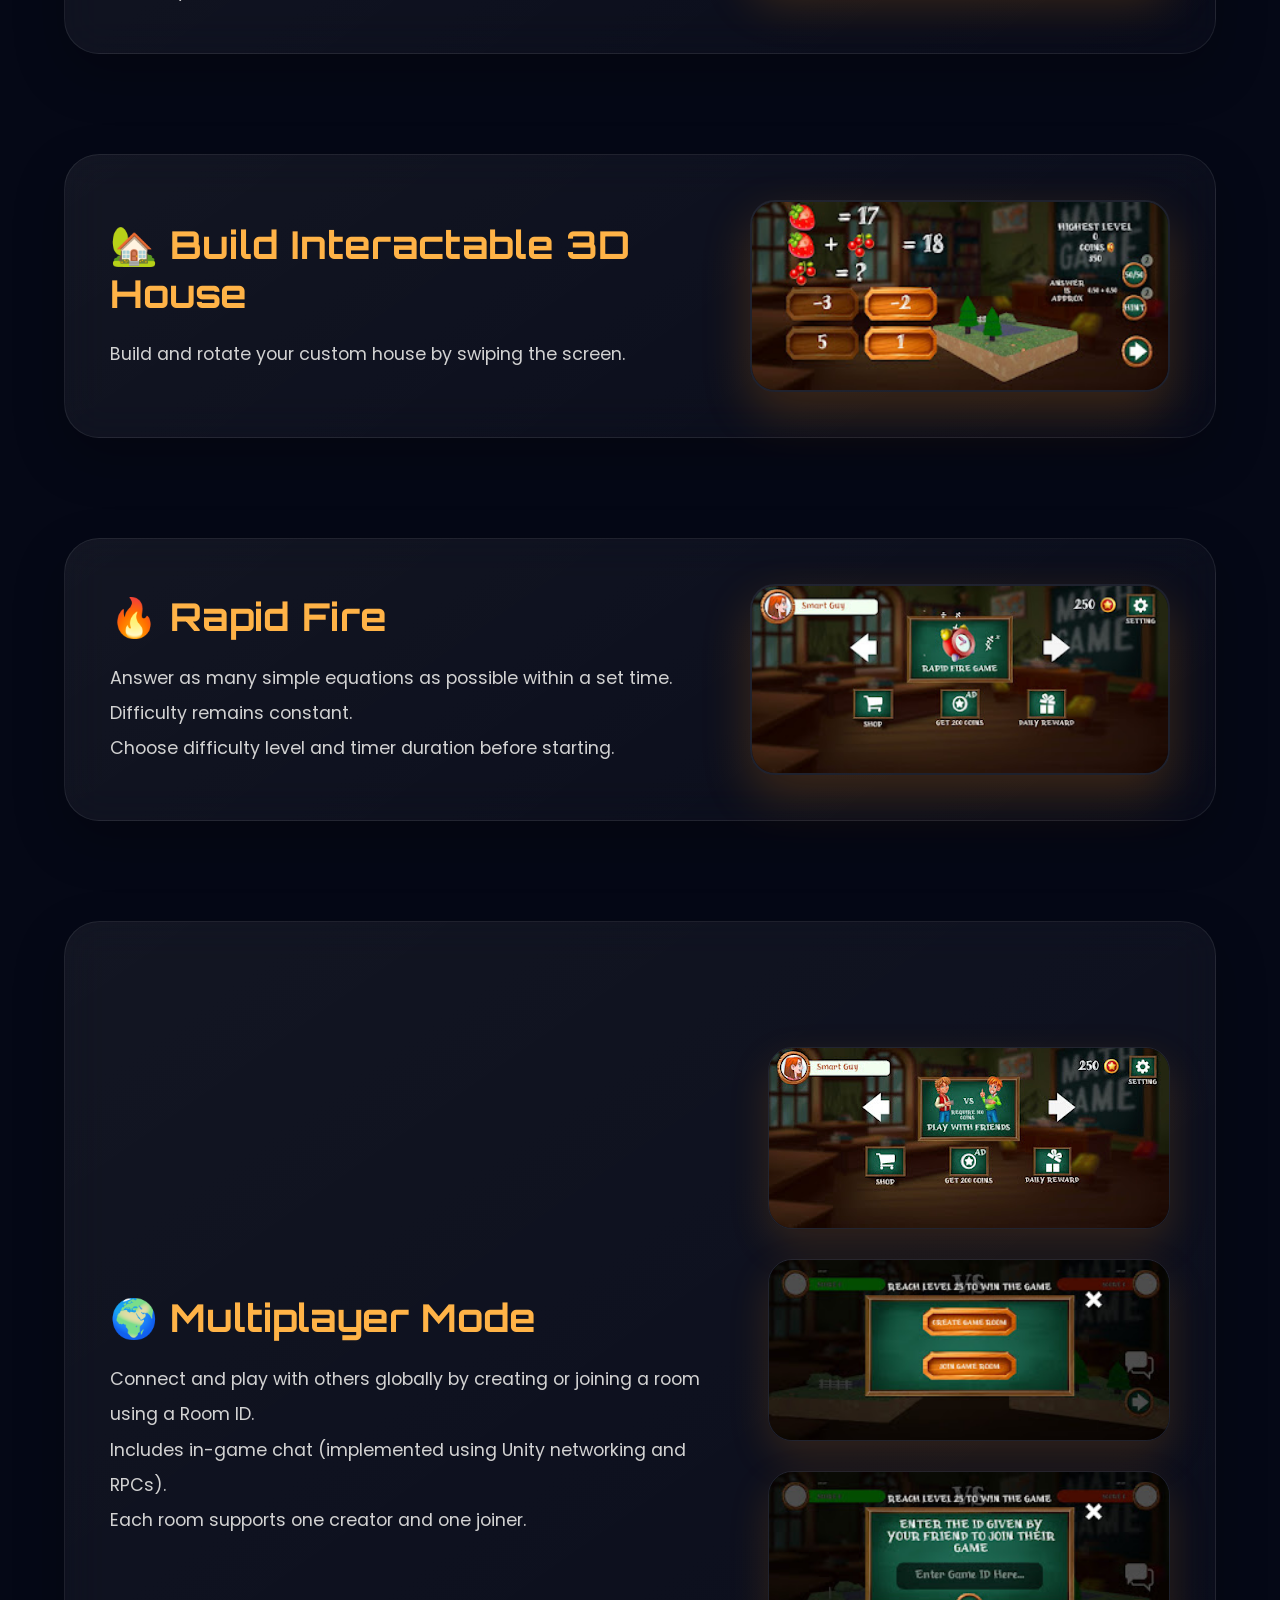
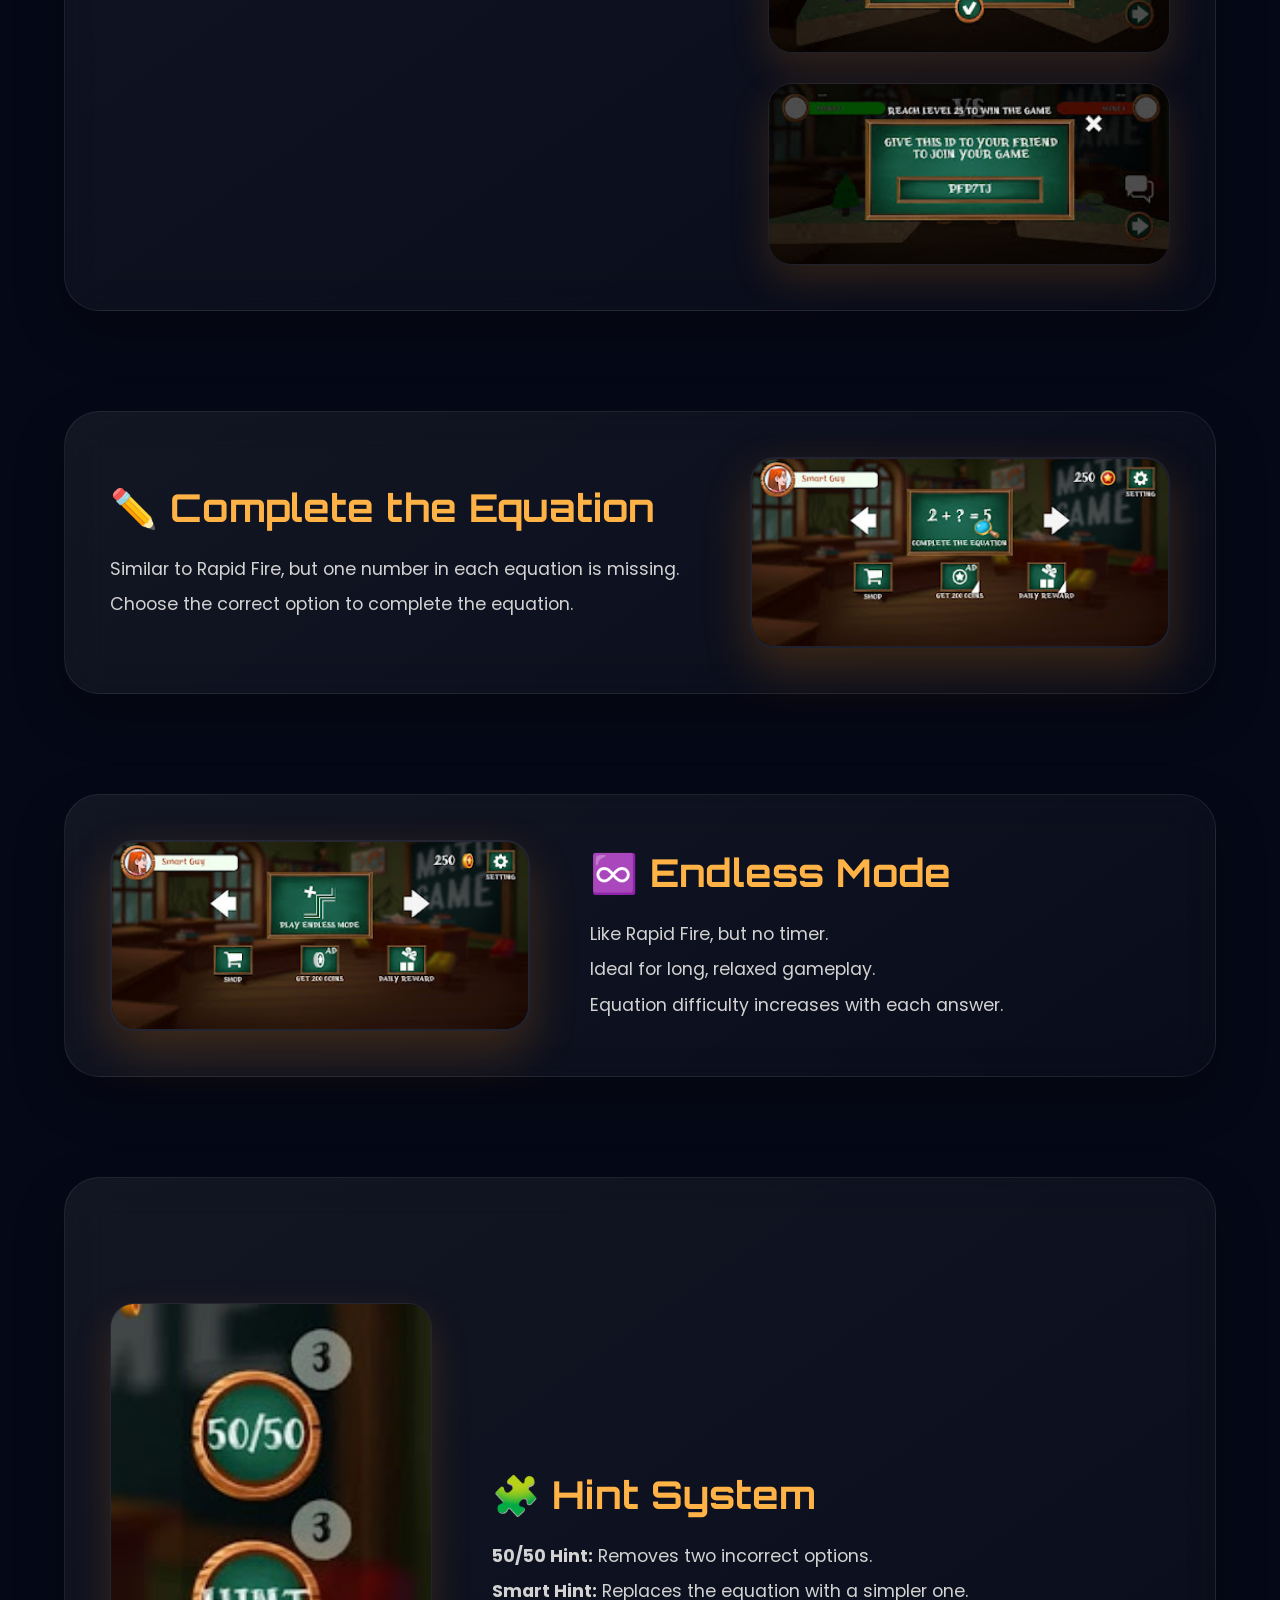
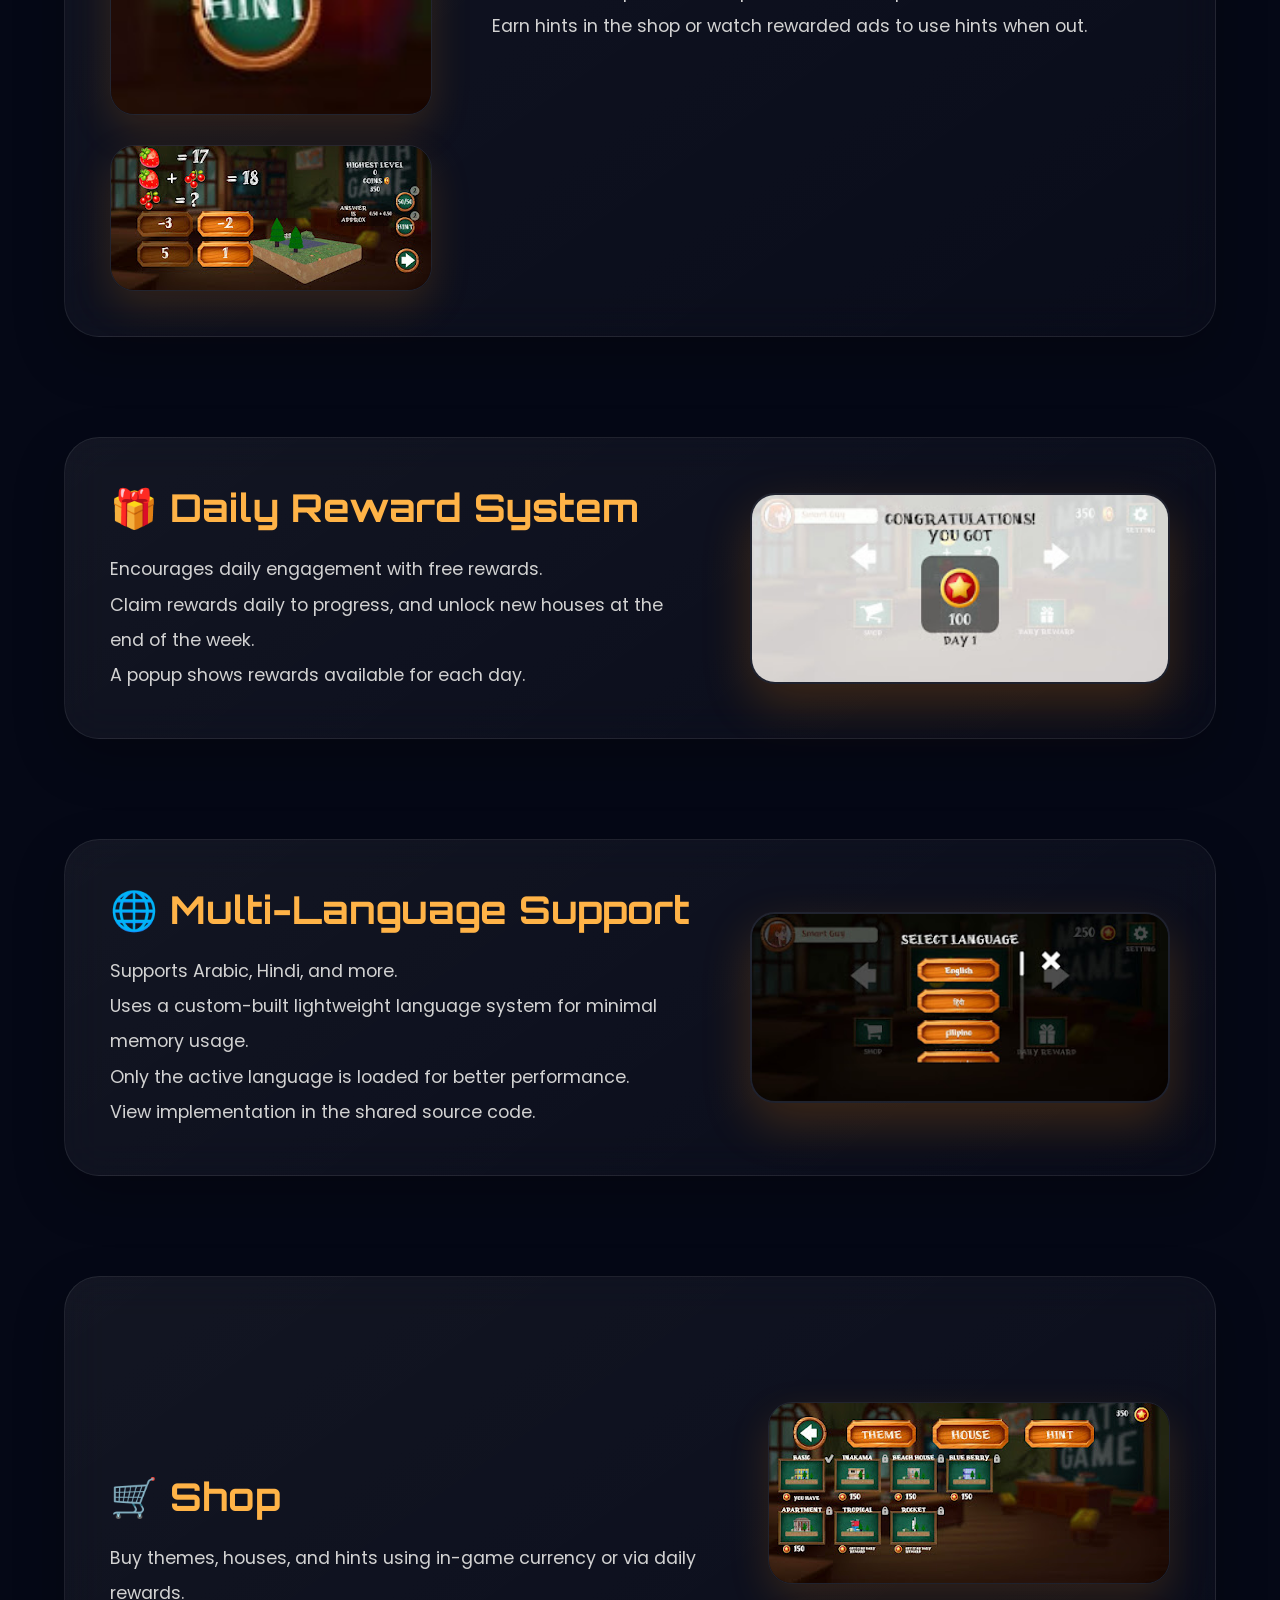
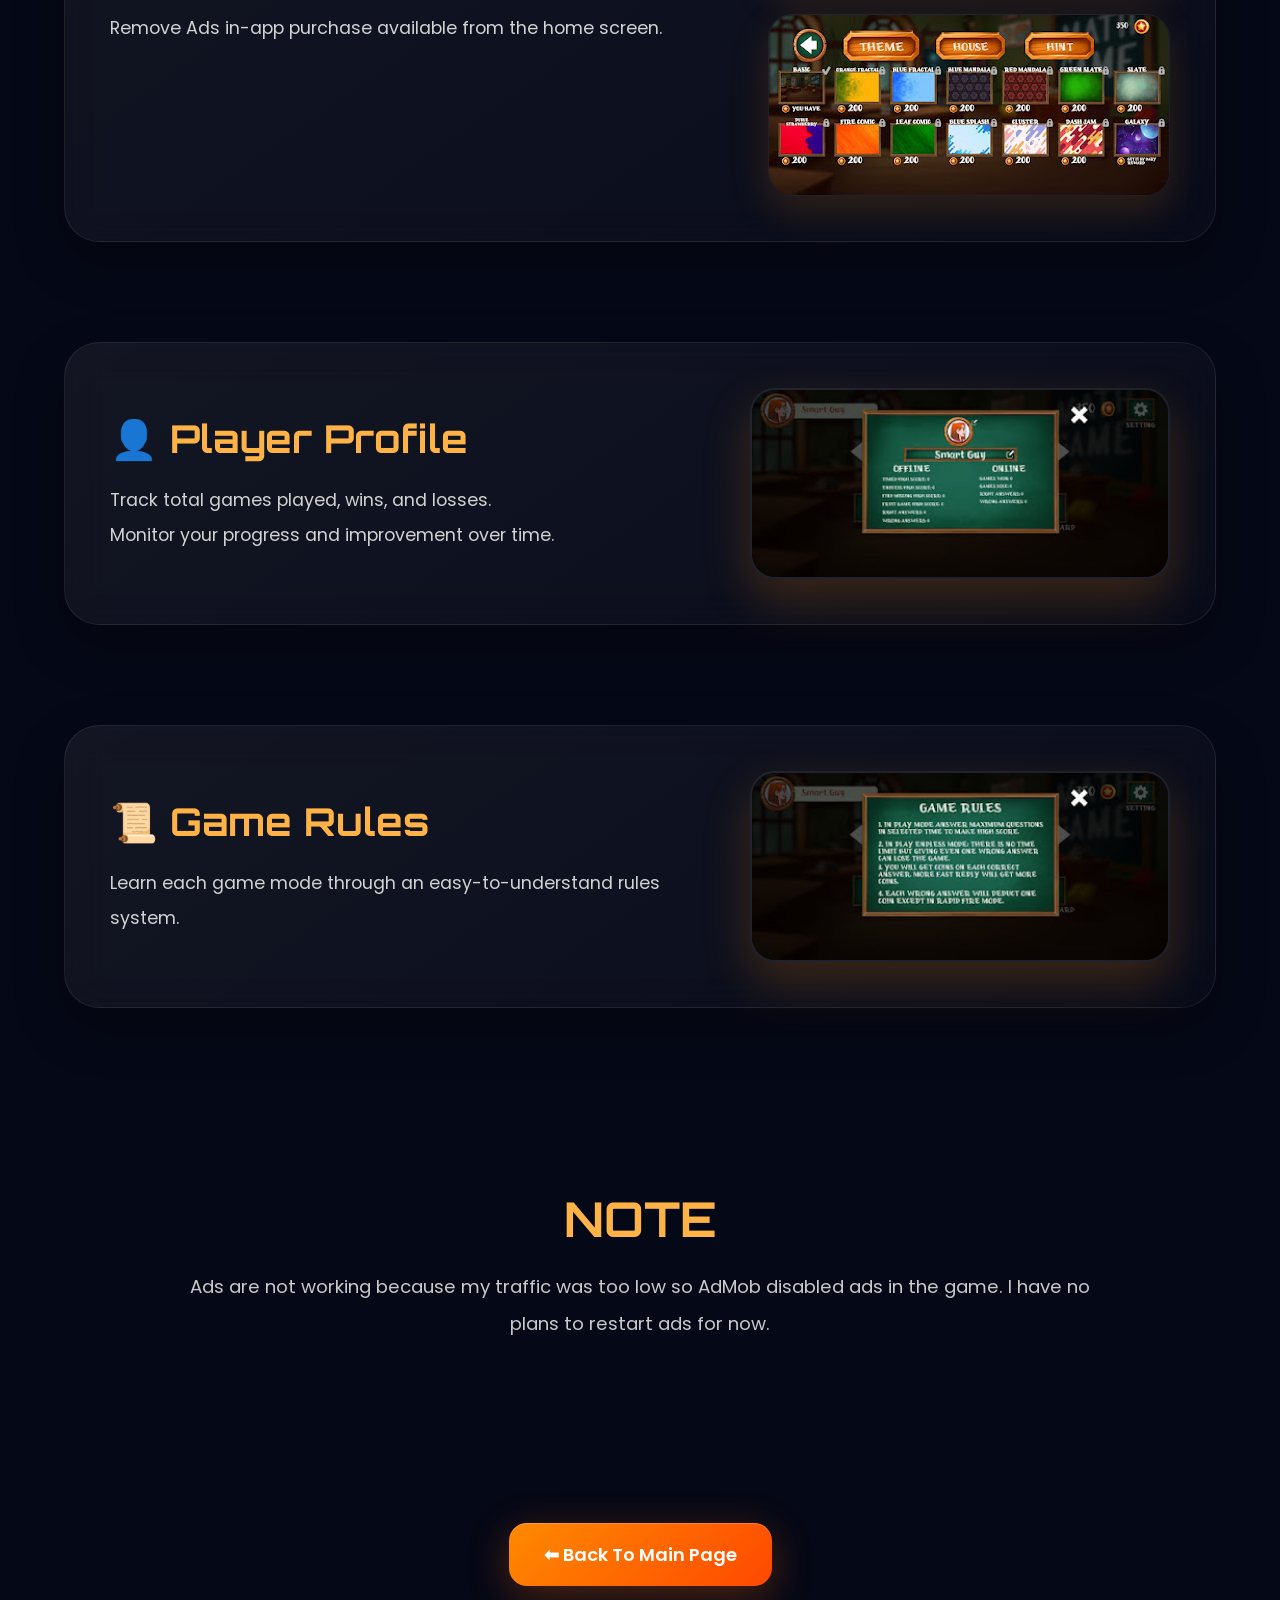
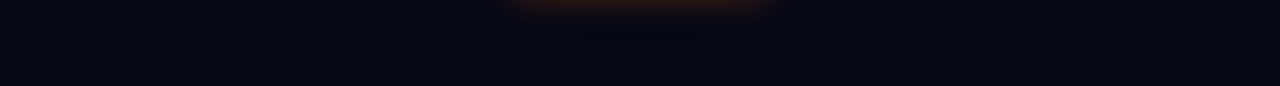
<file: math-game.html>
﻿<!DOCTYPE html>
<html lang="en">
<head>
    <meta charset="UTF-8">
    <meta name="viewport" content="width=device-width, initial-scale=1.0">
    <title>Math Game Showcase</title>
    <link rel="stylesheet" href="css/style.css">
</head>

<body>

<header class="top-bar">
    <h1>MATH GAME</h1>

    <a href="index.html" class="main-btn">
        ⬅ Main Page
    </a>
</header>


<section class="intro hero-section">

    <h2>📱 MATH GAME – ONLINE & OFFLINE</h2>

    <!-- FIRST ICON AFTER MAIN HEADING -->
    <div class="hero-image-big">
        <img src="images/math_promo.png" alt="">
    </div>

    <p>
        A fast-paced, brain-training game designed for Android (landscape mode),
        built to improve mental math skills in a fun and engaging way.
    </p>

    <p>
        Developed independently over six months, this game evolved from a weekend
        project into a fully-featured mobile experience with multiple updates
        and improvements.
    </p>

    <div class="feature-list">
        <p>  </p>
        <p>✅ Designed for fast calculations</p>
        <p>🏡 Each correct answer builds your house in game</p>
        <p>🎮 Multiple fun and challenging game modes</p>
        <p>🌍 Multiplayer supported</p>
        <p>🌐 Available in multiple languages</p>
        <p>🛠️ UI/UX designed in-house, with custom artwork by a freelance designer</p>
        <p>🧠 Helps improve focus and calculation speed</p>
    </div>

    <div class="links-box">

        <p>
            🎮 Play Store Link:
            <a href="https://play.google.com/store/apps/details?id=com.BlackSharqs.MathGame&hl=en_IN"
            target="_blank"
            class="custom-link">
                [Click Here]
            </a>
            (currently I have disabled ads)
        </p>

        <p>
            🎥 Game Video Link:
            <a href="https://youtu.be/Xplw6__DQDg?si=eg_AbQvJRoWndrJo"
            target="_blank"
            class="custom-link">
                [Click Here]
            </a>
        </p>

        <p>
            💻 Source Code:
            <a href="https://github.com/ShubhamPanwar00121/Math_Game_Public_Version"
            target="_blank"
            class="custom-link">
                [Click Here]
            </a>
            (Please connect with me to get access source code)
        </p>

    </div>

</section>



<div class="content-wrapper">

    <!-- FRUIT GAME -->
    <section class="feature-card">

        <div class="text">
            <h2>🎲 Fruit Game 🍉</h2>

            <p>
                Solve 3-equation puzzles where the first two establish
                fruit-to-number relations.
            </p>

            <p>
                The third equation is missing a value, and you must choose
                the correct option.
            </p>

            <p>
                Difficulty increases with each correct answer.
            </p>
        </div>

        <!-- 18 -->
        <img src="images/math_screen18.jpg">
    </section>



    <!-- BUILD HOUSE -->
    <section class="feature-card reverse">

        <img src="images/math_screen2.jpg.jpg">

        <div class="text">
            <h2>🏡 Build Interactable 3D House</h2>

            <p>
                Build and rotate your custom house by swiping the screen.
            </p>
        </div>

    </section>



    <!-- RAPID FIRE -->
    <section class="feature-card">

        <div class="text">
            <h2>🔥 Rapid Fire</h2>

            <p>
                Answer as many simple equations as possible
                within a set time.
            </p>

            <p>
                Difficulty remains constant.
            </p>

            <p>
                Choose difficulty level and timer duration
                before starting.
            </p>
        </div>

        <!-- 16 -->
        <img src="images/math_screen16.jpg">
    </section>



    <!-- MULTIPLAYER -->
    <section class="feature-card reverse">

        <div class="gallery-grid multiplayer-grid">
            <img src="images/math_screen1.jpg">
            <img src="images/math_screen14.jpg">
            <img src="images/math_screen13.jpg">
            <img src="images/math_screen12.jpg">
        </div>

        <div class="text">
            <h2>🌍 Multiplayer Mode</h2>

            <p>
                Connect and play with others globally by creating
                or joining a room using a Room ID.
            </p>

            <p>
                Includes in-game chat
                (implemented using Unity networking and RPCs).
            </p>

            <p>
                Each room supports one creator and one joiner.
            </p>
        </div>

    </section>



    <!-- COMPLETE EQUATION -->
    <section class="feature-card">

        <div class="text">
            <h2>✏️ Complete the Equation</h2>

            <p>
                Similar to Rapid Fire,
                but one number in each equation is missing.
            </p>

            <p>
                Choose the correct option
                to complete the equation.
            </p>
        </div>

        <!-- 17 -->
        <img src="images/math_screen17.jpg">
    </section>



    <!-- ENDLESS -->
    <section class="feature-card reverse">

        <div class="text">
            <h2>♾️ Endless Mode</h2>

            <p>
                Like Rapid Fire, but no timer.
            </p>

            <p>
                Ideal for long, relaxed gameplay.
            </p>

            <p>
                Equation difficulty increases with each answer.
            </p>
        </div>

        <img src="images/math_screen15.jpg">
    </section>



    <!-- HINT SYSTEM -->
    <section class="feature-card">

        <div class="gallery-grid">
            <img src="images/math_screen4.jpg">
            <img src="images/math_screen2.jpg.jpg">
        </div>

        <div class="text">
            <h2>🧩 Hint System</h2>

            <p><strong>50/50 Hint:</strong> Removes two incorrect options.</p>

            <p>
                <strong>Smart Hint:</strong>
                Replaces the equation with a simpler one.
            </p>

            <p>
                Earn hints in the shop or watch rewarded ads
                to use hints when out.
            </p>
        </div>

    </section>



    <!-- DAILY REWARD -->
    <section class="feature-card reverse">

        <img src="images/math_screen5.jpg">

        <div class="text">
            <h2>🎁 Daily Reward System</h2>

            <p>
                Encourages daily engagement with free rewards.
            </p>

            <p>
                Claim rewards daily to progress,
                and unlock new houses at the end of the week.
            </p>

            <p>
                A popup shows rewards available for each day.
            </p>
        </div>

    </section>



    <!-- MULTI LANGUAGE -->
    <section class="feature-card">

        <div class="text">
            <h2>🌐 Multi-Language Support</h2>

            <p>Supports Arabic, Hindi, and more.</p>

            <p>
                Uses a custom-built lightweight language system
                for minimal memory usage.
            </p>

            <p>
                Only the active language is loaded
                for better performance.
            </p>

            <p>
                View implementation in the shared source code.
            </p>
        </div>

        <img src="images/math_screen11.jpg">
    </section>



    <!-- SHOP -->
    <section class="feature-card reverse">

        <div class="gallery-grid">
            <img src="images/math_screen7.jpg">
            <img src="images/math_screen8.jpg">
        </div>

        <div class="text">
            <h2>🛒 Shop</h2>

            <p>
                Buy themes, houses, and hints using in-game currency
                or via daily rewards.
            </p>

            <p>
                Remove Ads in-app purchase available
                from the home screen.
            </p>
        </div>

    </section>



    <!-- PLAYER PROFILE -->
    <section class="feature-card">

        <div class="text">
            <h2>👤 Player Profile</h2>

            <p>
                Track total games played, wins, and losses.
            </p>

            <p>
                Monitor your progress and improvement over time.
            </p>
        </div>

        <img src="images/math_screen10.jpg">
    </section>



    <!-- GAME RULES -->
    <section class="feature-card">

        <div class="text">
            <h2>📜 Game Rules</h2>

            <p>
                Learn each game mode through
                an easy-to-understand rules system.
            </p>
        </div>

        <img src="images/math_screen6.jpg">
    </section>



    <!-- NOTE -->
    <section class="intro note-box">
        <h2>NOTE</h2>

        <p>
            Ads are not working because my traffic
            was too low so AdMob disabled ads in the game.
            I have no plans to restart ads for now.
        </p>
    </section>

</div>


<footer>
    <a href="index.html" class="game-button">
        ⬅ Back To Main Page
    </a>
</footer>

</body>
</html>
</file>
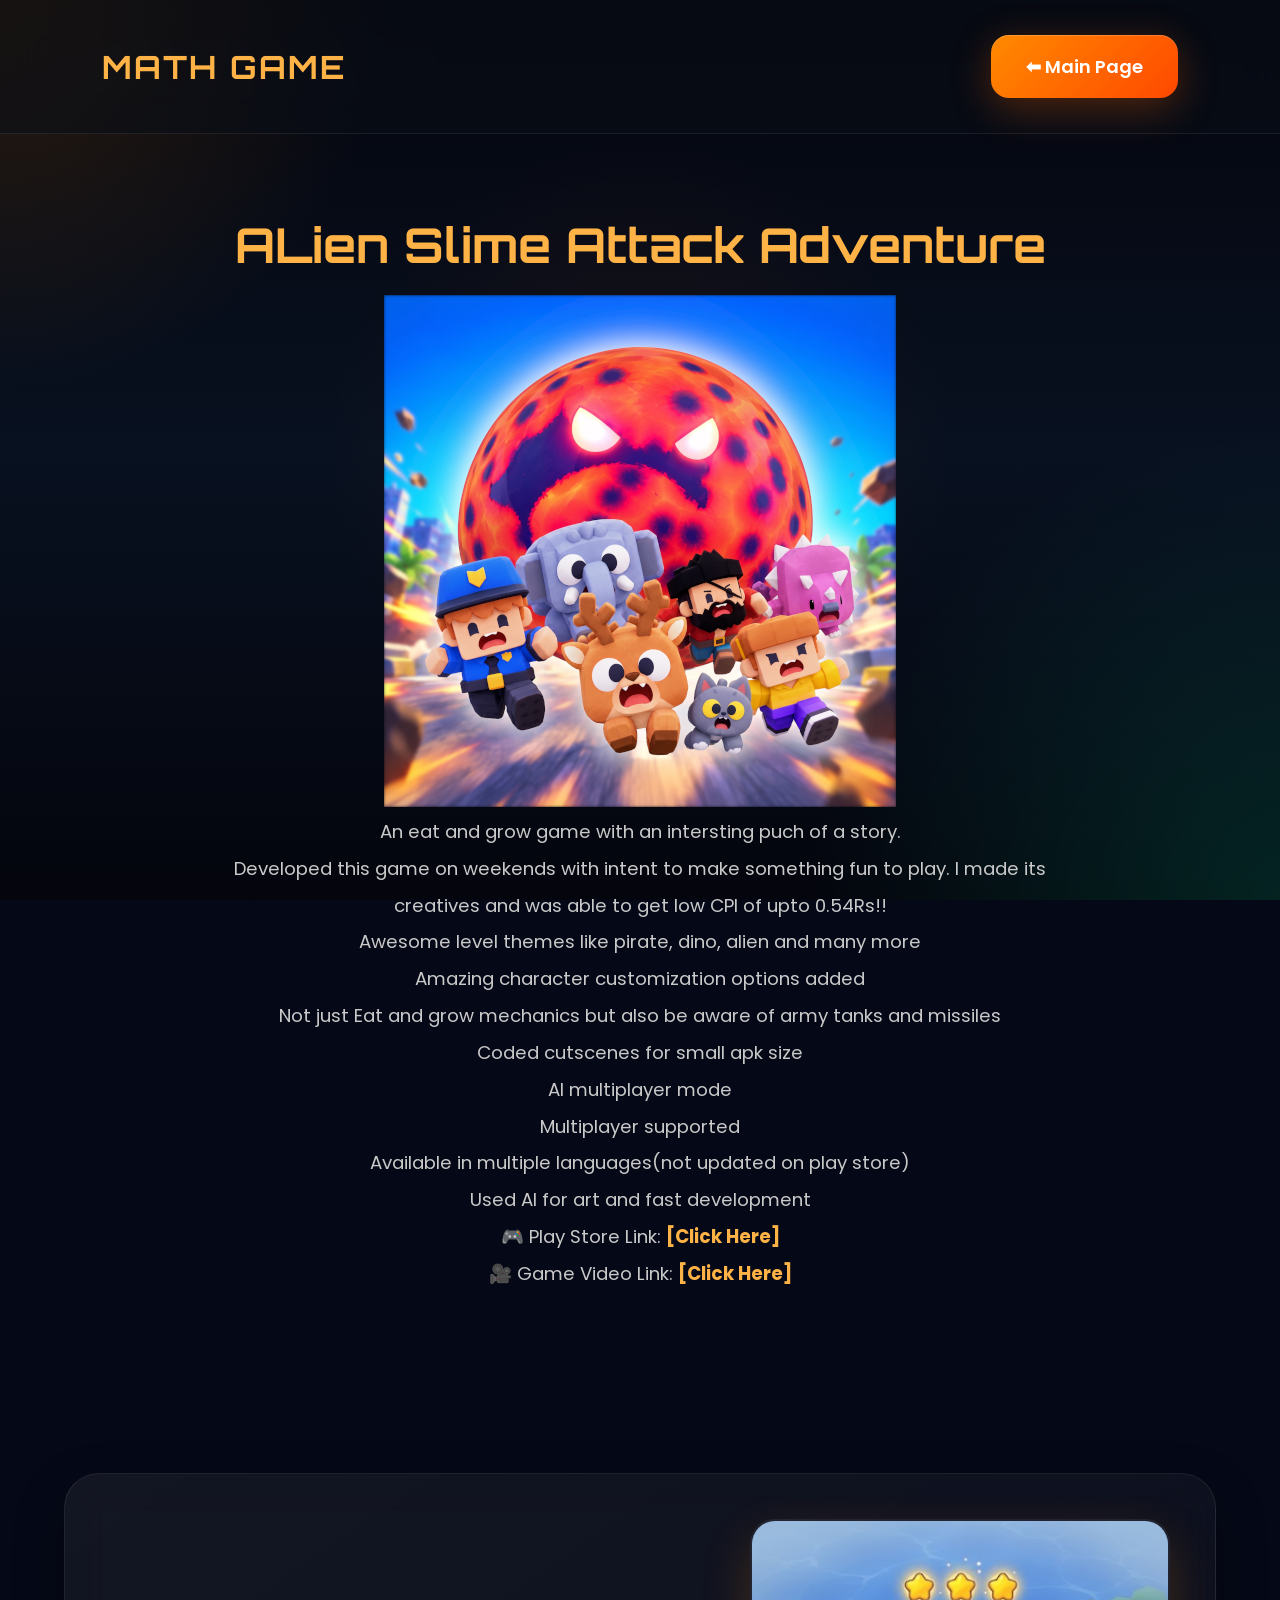
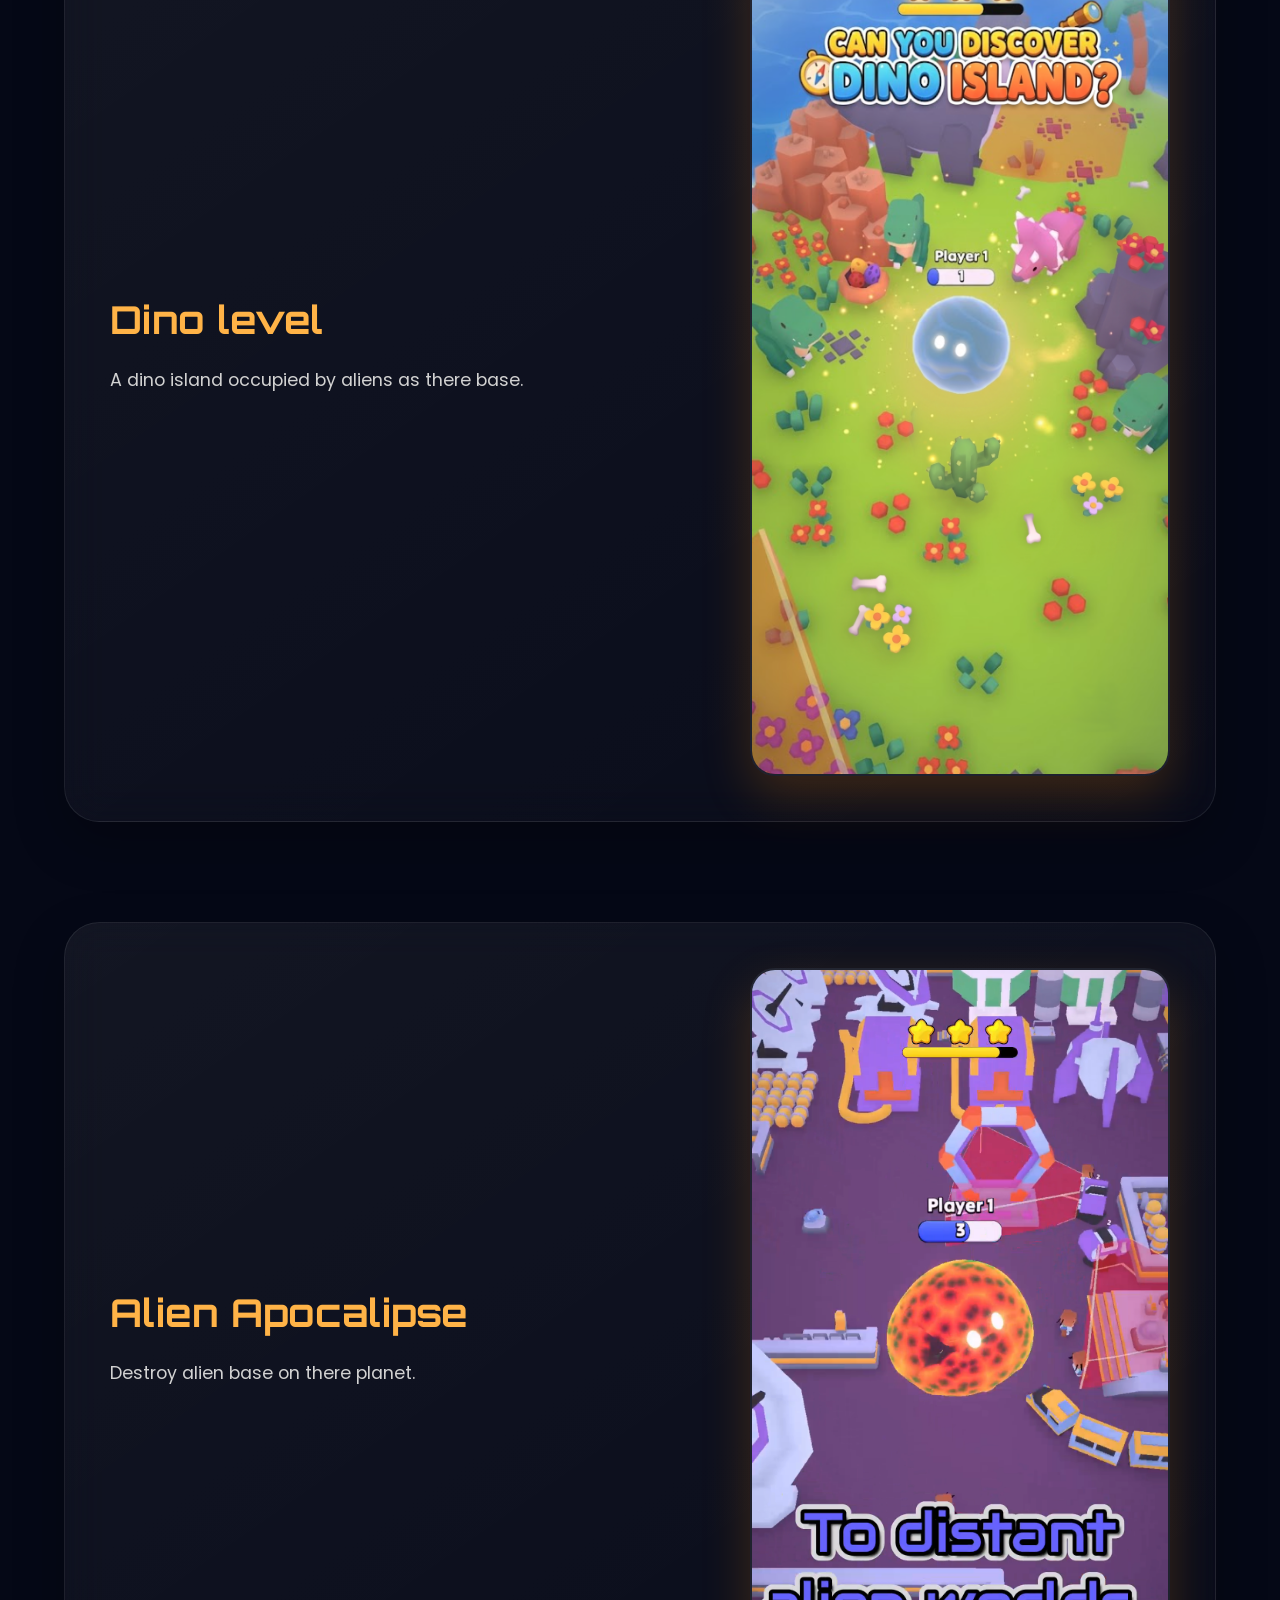
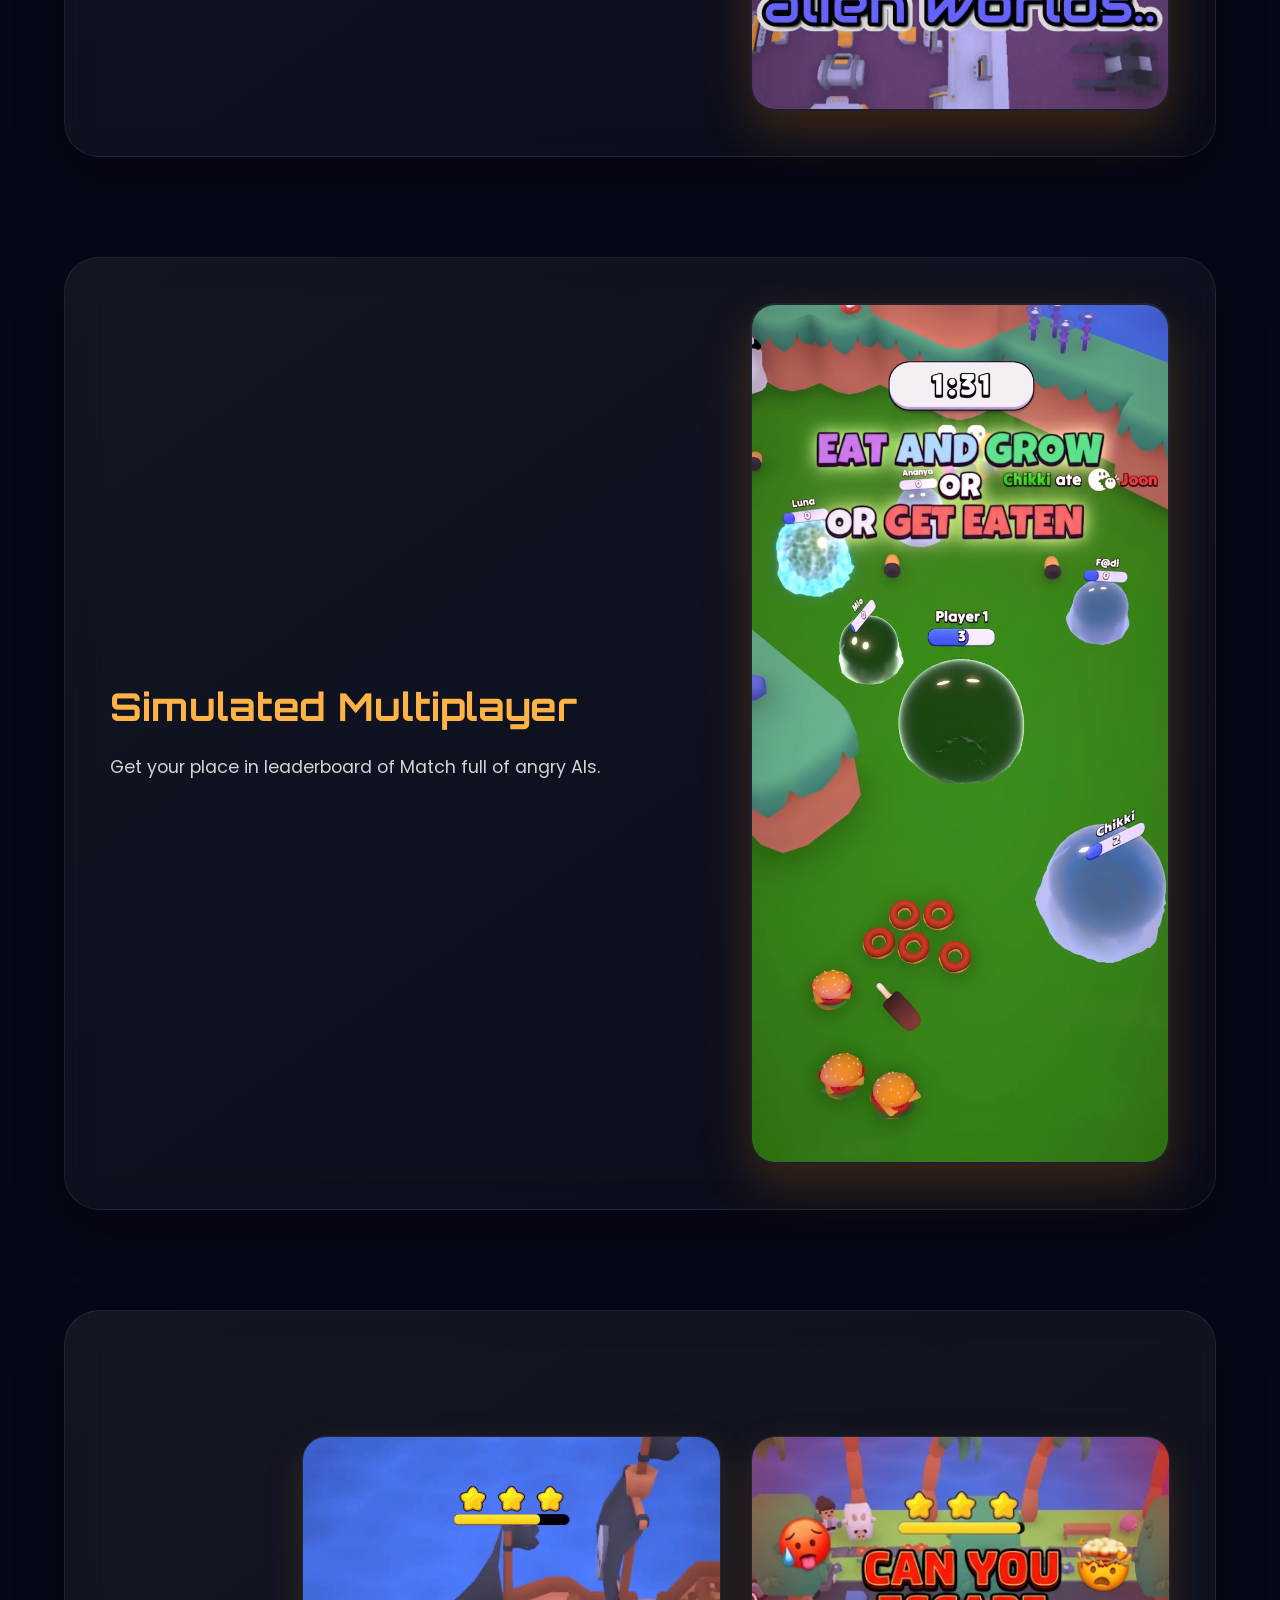
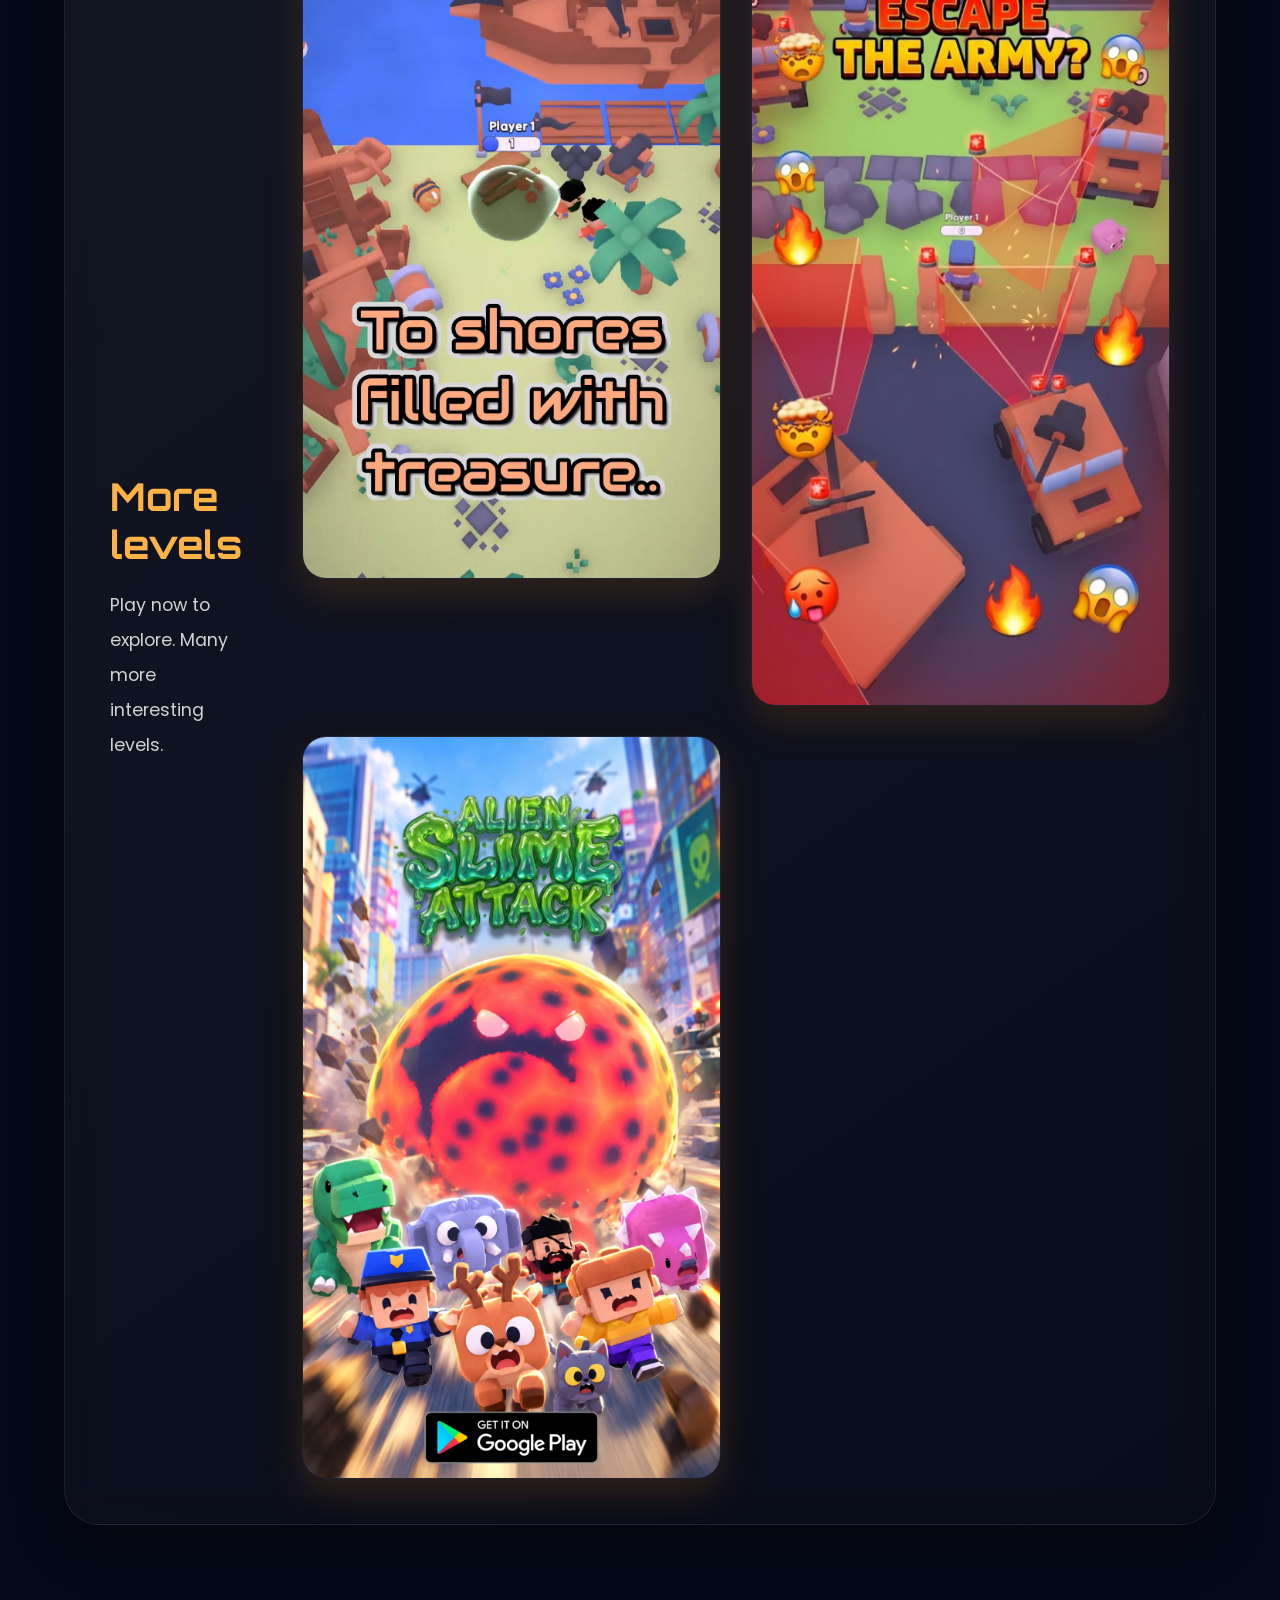
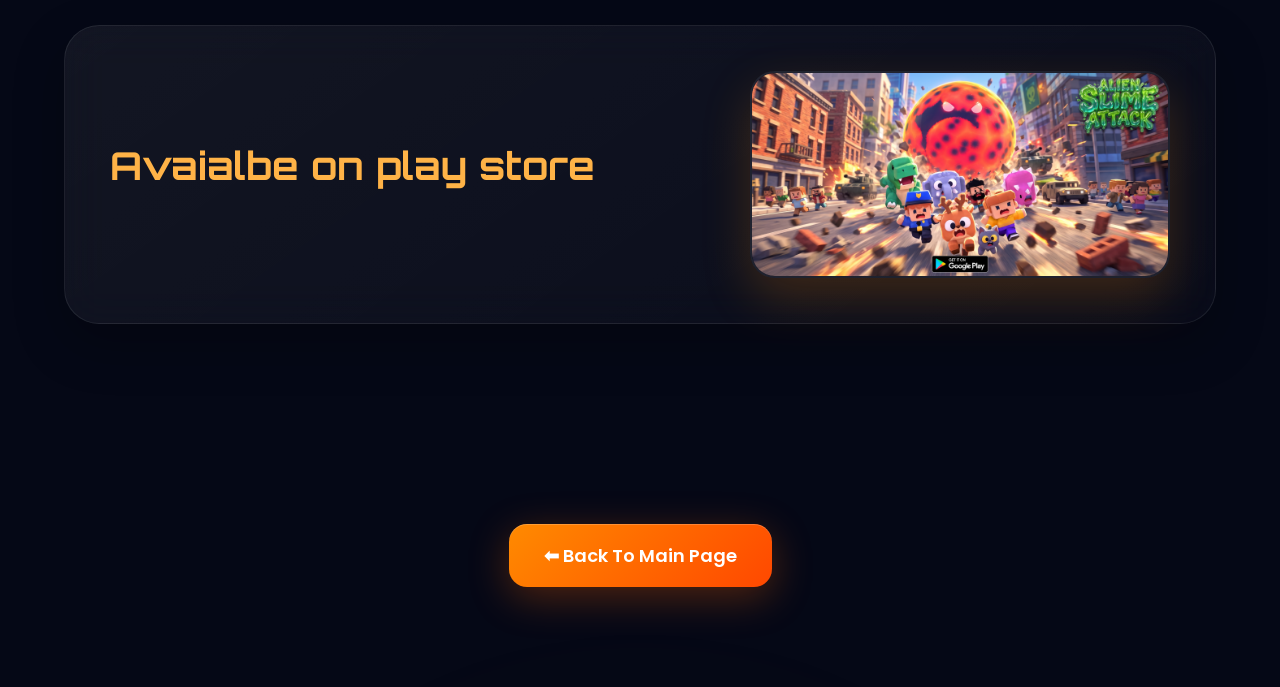
<file: slime-attack.html>
﻿<!DOCTYPE html>
<html lang="en">
<head>
    <meta charset="UTF-8">
    <meta name="viewport" content="width=device-width, initial-scale=1.0">
    <title>Alien Slime Game Showcase</title>
    <link rel="stylesheet" href="css/style.css">
</head>

<body>

<header class="top-bar">
    <h1>MATH GAME</h1>

    <a href="index.html" class="main-btn">
        ⬅ Main Page
    </a>
</header>


<section class="intro hero-section">

    <h2>ALien Slime Attack Adventure</h2>

    <!-- FIRST ICON AFTER MAIN HEADING -->
    <div class="hero-image-big">
        <img src="images/SlimeAttackIcon.png" alt="">
    </div>

    <p>
        An eat and grow game with an intersting puch of a story.
    </p>

    <p>
        Developed this game on weekends with intent to make something fun to play.
        I made its creatives and was able to get low CPI of upto 0.54Rs!!
    </p>

    <div class="feature-list">
        <p>  </p>
        <p>Awesome level themes like pirate, dino, alien and many more</p>
        <p>Amazing character customization options added</p>
        <p>Not just Eat and grow mechanics but also be aware of army tanks and missiles</p>
        <p>Coded cutscenes for small apk size</p>
        <p>AI multiplayer mode</p>
        <p>Multiplayer supported</p>
        <p>Available in multiple languages(not updated on play store)</p>
        <p>Used AI for art and fast development</p>    
    </div>

    <div class="links-box">

        <p>
            🎮 Play Store Link:
            <a href="https://play.google.com/store/apps/details?id=com.BlackSharqs.SlimeAttack"
            target="_blank"
            class="custom-link">
                [Click Here]
            </a>
        </p>

        <p>
            🎥 Game Video Link:
            <a href="https://youtu.be/tXKO1r0eGS0?si=S-o2tZBOwrD0YXke"
            target="_blank"
            class="custom-link">
                [Click Here]
            </a>
        </p>
    </div>

</section>



<div class="content-wrapper">

    <section class="feature-card">

        <div class="text">
            <h2>Dino level</h2>

            <p>
                A dino island occupied by aliens as there base.
            </p>

        </div>

        <!-- 18 -->
        <img src="images/SlimeAttack_5.png">
    </section>

    <section class="feature-card">

        <div class="text">
            <h2>Alien Apocalipse</h2>

            <p>
                Destroy alien base on there planet.
            </p>

        </div>

        <!-- 16 -->
        <img src="images/SlimeAttack_1.png">
    </section>

       <section class="feature-card">

        <div class="text">
            <h2>Simulated Multiplayer</h2>

            <p>
                Get your place in leaderboard of Match full of angry AIs.
            </p>

        </div>

        <!-- 16 -->
        <img src="images/SlimeAttack_6.png">
    </section>

    <section class="feature-card reverse">

        <div class="gallery-grid multiplayer-grid">
            <img src="images/SlimeAttack_2.png">
            <img src="images/SlimeAttack_4.png">
            <img src="images/SlimeAttack_3.png">
        </div>

        <div class="text">
            <h2>More levels</h2>
            <p>
                Play now to explore.
                Many more interesting levels.
            </p>
        </div>

    </section>

    <section class="feature-card reverse">

        <img src="images/SlimeAttack_7.png">

        <div class="text">
            <h2>Avaialbe on play store</h2>
        </div>

    </section>
</div>


<footer>
    <a href="index.html" class="game-button">
        ⬅ Back To Main Page
    </a>
</footer>

</body>
</html>
</file>
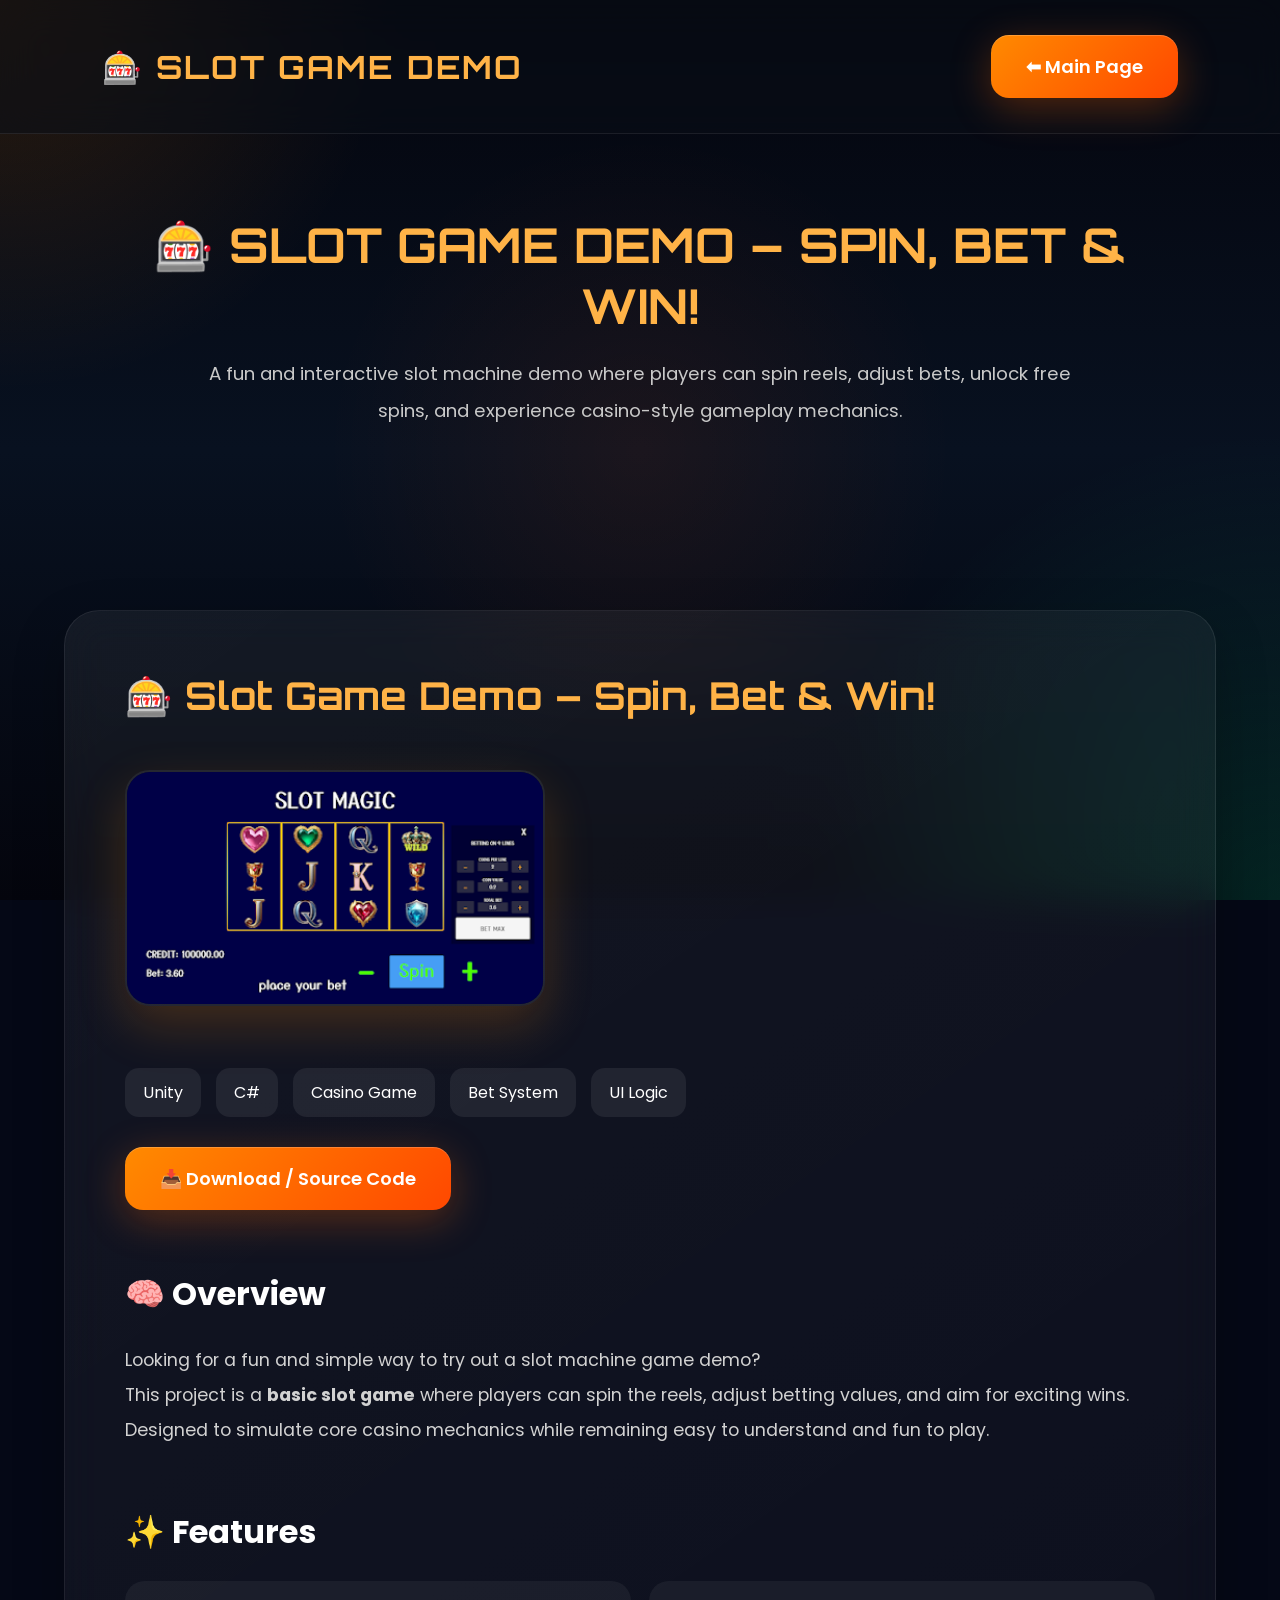
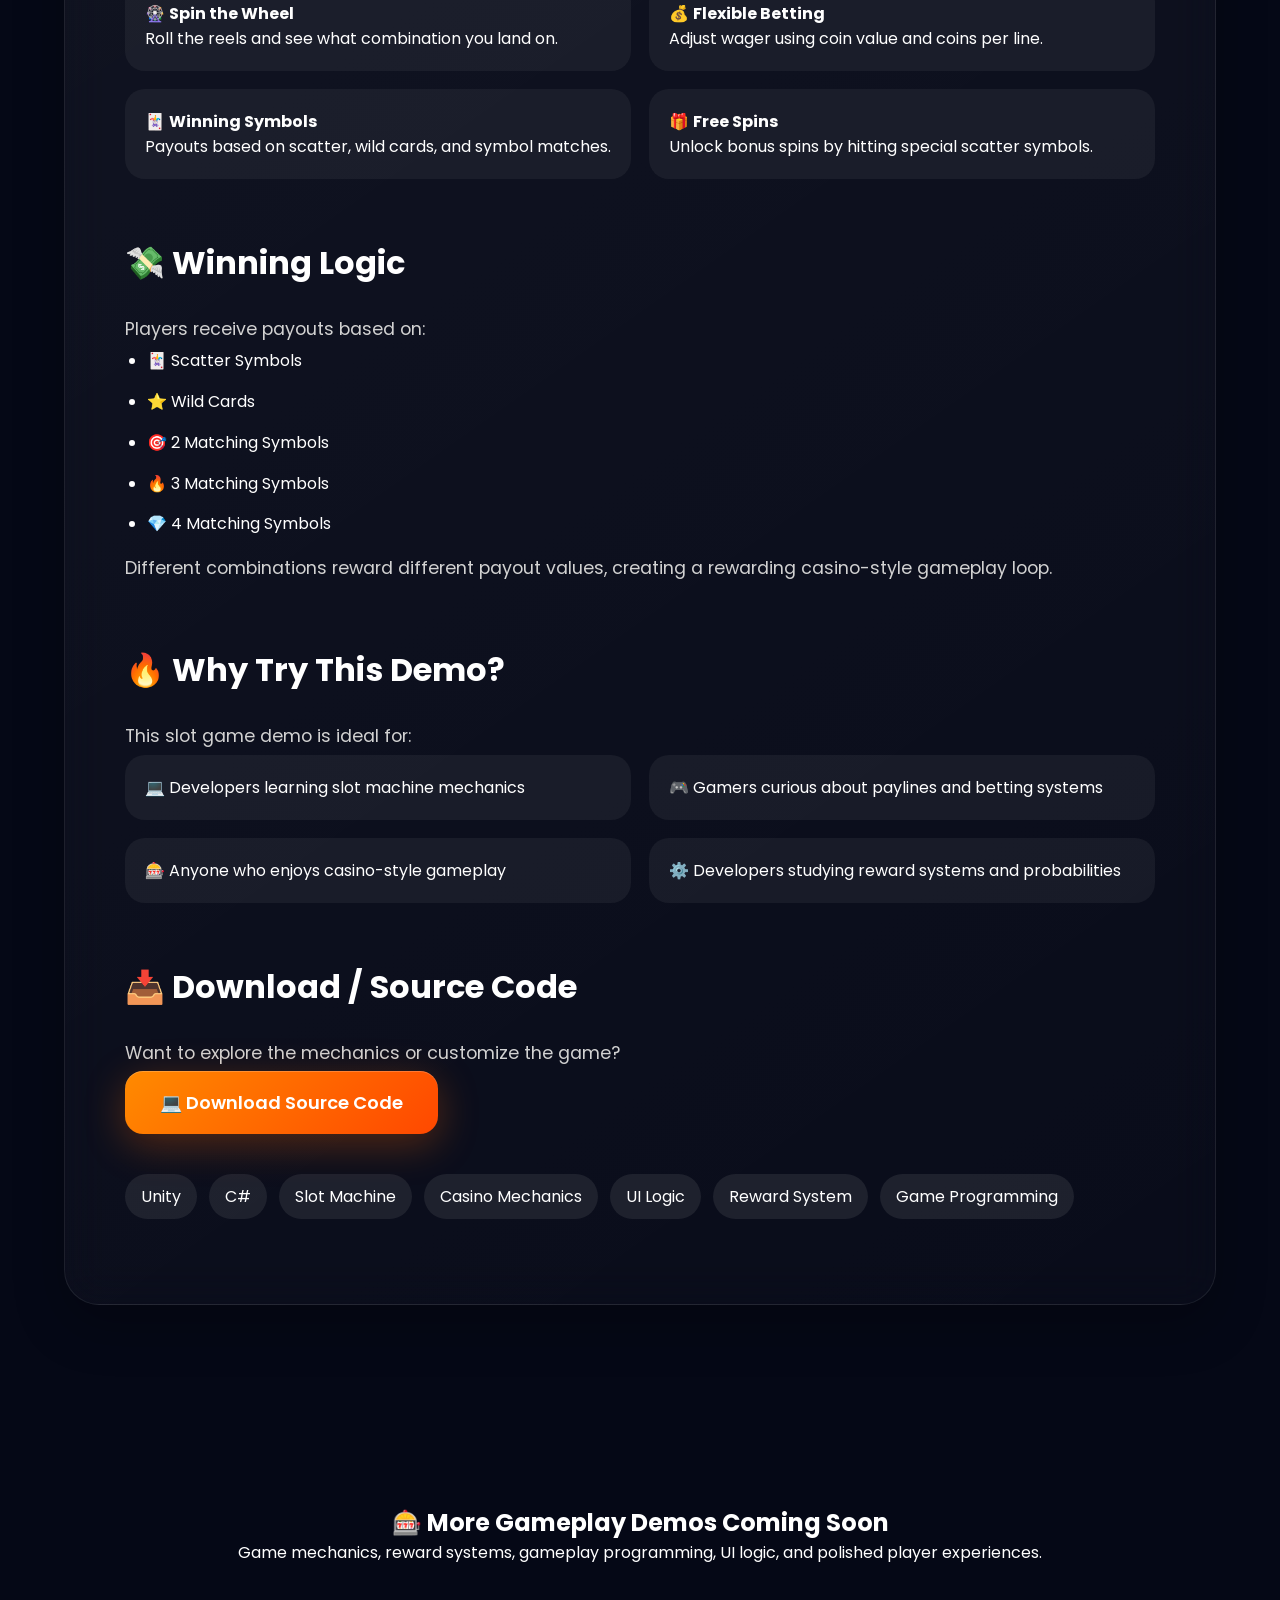
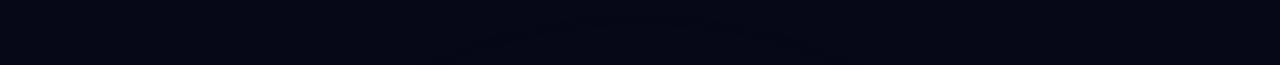
<file: slot-machine.html>
﻿<!DOCTYPE html>
<html lang="en">
<head>
    <meta charset="UTF-8">
    <meta name="viewport" content="width=device-width, initial-scale=1.0">
    <title>Slot Game Demo</title>

    <link rel="stylesheet" href="css/style.css">
</head>

<body>

<header class="top-bar">

    <h1>🎰 SLOT GAME DEMO</h1>

    <a href="index.html" class="main-btn">
        ⬅ Main Page
    </a>

</header>



<!-- HERO -->

<section class="intro hero-section">

    <h2>🎰 SLOT GAME DEMO – SPIN, BET & WIN!</h2>

    <p>
        A fun and interactive slot machine demo
        where players can spin reels, adjust bets,
        unlock free spins, and experience
        casino-style gameplay mechanics.
    </p>

</section>



<div class="content-wrapper">

<section class="feature-card pizza-showcase">

<div class="text">

    <h2>🎰 Slot Game Demo – Spin, Bet & Win!</h2>

    <img src="images/slot_promo.png"
    class="inline-showcase-image">


    <div class="project-meta">

        <span>Unity</span>
        <span>C#</span>
        <span>Casino Game</span>
        <span>Bet System</span>
        <span>UI Logic</span>

    </div>


    <div class="button-row">

        <a href="https://github.com/ShubhamPanwar00121/Mini_slot_Game"
        class="game-button">
            📥 Download / Source Code
        </a>

    </div>


    <div class="content-block">

        <h3>🧠 Overview</h3>

        <p>
            Looking for a fun and simple way
            to try out a slot machine game demo?
        </p>

        <p>
            This project is a
            <strong>basic slot game</strong>
            where players can spin the reels,
            adjust betting values,
            and aim for exciting wins.
        </p>

        <p>
            Designed to simulate core
            casino mechanics while remaining
            easy to understand and fun to play.
        </p>

    </div>



    <div class="content-block">

        <h3>✨ Features</h3>

        <div class="responsibility-grid">

            <div>
                🎡 <strong>Spin the Wheel</strong><br>
                Roll the reels and see
                what combination you land on.
            </div>

            <div>
                💰 <strong>Flexible Betting</strong><br>
                Adjust wager using
                coin value and coins per line.
            </div>

            <div>
                🃏 <strong>Winning Symbols</strong><br>
                Payouts based on
                scatter, wild cards,
                and symbol matches.
            </div>

            <div>
                🎁 <strong>Free Spins</strong><br>
                Unlock bonus spins by
                hitting special scatter symbols.
            </div>

        </div>

    </div>



    <div class="content-block">

        <h3>💸 Winning Logic</h3>

        <p>
            Players receive payouts based on:
        </p>

        <ul class="custom-list">

            <li>🃏 Scatter Symbols</li>

            <li>⭐ Wild Cards</li>

            <li>🎯 2 Matching Symbols</li>

            <li>🔥 3 Matching Symbols</li>

            <li>💎 4 Matching Symbols</li>

        </ul>

        <p>
            Different combinations reward
            different payout values,
            creating a rewarding
            casino-style gameplay loop.
        </p>

    </div>



    <div class="content-block">

        <h3>🔥 Why Try This Demo?</h3>

        <p>
            This slot game demo is ideal for:
        </p>

        <div class="responsibility-grid">

            <div>
                💻 Developers learning
                slot machine mechanics
            </div>

            <div>
                🎮 Gamers curious about
                paylines and betting systems
            </div>

            <div>
                🎰 Anyone who enjoys
                casino-style gameplay
            </div>

            <div>
                ⚙️ Developers studying
                reward systems and probabilities
            </div>

        </div>

    </div>



    <div class="content-block">

        <h3>📥 Download / Source Code</h3>

        <p>
            Want to explore the mechanics
            or customize the game?
        </p>

        <a href="#"
        class="game-button">
            💻 Download Source Code
        </a>

    </div>


    <div class="feature-tags"
    style="margin-top:40px;">

        <span>Unity</span>
        <span>C#</span>
        <span>Slot Machine</span>
        <span>Casino Mechanics</span>
        <span>UI Logic</span>
        <span>Reward System</span>
        <span>Game Programming</span>

    </div>

</div>

</section>

</div>



<footer class="portfolio-footer">

    <h2>🎰 More Gameplay Demos Coming Soon</h2>

    <p>
        Game mechanics, reward systems,
        gameplay programming, UI logic,
        and polished player experiences.
    </p>

</footer>

</body>
</html>
</file>
<file: css/style.css>
@import url('https://fonts.googleapis.com/css2?family=Orbitron:wght@500;700;800&family=Poppins:wght@300;400;500;600&display=swap');

*{
    margin:0;
    padding:0;
    box-sizing:border-box;
}

html{
    scroll-behavior:smooth;
}

body{
    font-family:'Poppins', sans-serif;
    background:#050816;
    color:#fff;
    overflow-x:hidden;
    position:relative;
}

/* ========= BACKGROUND ========= */

body::before{
    content:'';
    position:fixed;
    inset:0;
    background:
    radial-gradient(circle at top left, rgba(255,140,0,.15), transparent 25%),
    radial-gradient(circle at bottom right, rgba(0,255,180,.12), transparent 30%),
    radial-gradient(circle at center, rgba(255,80,0,.08), transparent 40%),
    linear-gradient(180deg,#04050d,#081120,#04050d);
    z-index:-2;
}

/* animated glowing orbs */

body::after{
    content:'';
    position:fixed;
    width:100%;
    height:100%;
    background:
    radial-gradient(circle, rgba(255,170,0,.12) 0%, transparent 55%),
    radial-gradient(circle, rgba(0,255,180,.08) 0%, transparent 50%);
    filter:blur(80px);
    animation:ambientMove 12s ease infinite alternate;
    z-index:-1;
}

@keyframes ambientMove{
    0%{
        transform:translate(-10%, -10%);
    }

    100%{
        transform:translate(10%, 10%);
    }
}

/* ========= HERO ========= */

.hero{
    min-height:100vh;
    display:flex;
    justify-content:space-between;
    align-items:center;
    padding:100px 10%;
    position:relative;
}

.hero::before{
    content:'';
    position:absolute;
    width:500px;
    height:500px;
    background:radial-gradient(circle,
    rgba(255,153,0,.15), transparent 70%);
    left:-150px;
    top:-100px;
}

.hero-content{
    max-width:650px;
    z-index:2;
}

.hero h1{
    font-family:'Orbitron', sans-serif;
    font-size:5rem;
    line-height:1.1;
    margin-bottom:20px;
    background:linear-gradient(
    90deg,
    #ffb347,
    #ff7b00,
    #ffe259
    );

    -webkit-background-clip:text;
    -webkit-text-fill-color:transparent;

    text-shadow:
    0 0 30px rgba(255,140,0,.3);
}

.hero p{
    font-size:1.25rem;
    line-height:1.9;
    color:#d4d4d4;
    margin-bottom:35px;
}

/* ========= BUTTON ========= */

.game-button,
.main-btn{
    display:inline-flex;
    align-items:center;
    gap:12px;
    text-decoration:none;
    color:white;
    font-weight:600;
    font-size:18px;
    padding:18px 35px;
    border-radius:18px;

    background:
    linear-gradient(
    135deg,
    #ff8a00,
    #ff4800
    );

    box-shadow:
    0 10px 40px rgba(255,102,0,.3),
    inset 0 1px 0 rgba(255,255,255,.2);

    transition:.35s ease;
}

.game-button:hover,
.main-btn:hover{
    transform:translateY(-5px) scale(1.04);
    box-shadow:
    0 20px 50px rgba(255,120,0,.5);
}

/* ========= HERO IMAGE ========= */

.hero-image{
    position:relative;
}

.hero-image img{
    width:520px;
    max-width:100%;
    border-radius:35px;

    filter:
    drop-shadow(0 0 50px rgba(255,140,0,.3));

    animation:floatHero 5s ease-in-out infinite;
}

@keyframes floatHero{
    0%{
        transform:translateY(0px);
    }

    50%{
        transform:translateY(-18px);
    }

    100%{
        transform:translateY(0px);
    }
}

/* ========= TOP BAR ========= */

.top-bar{
    display:flex;
    justify-content:space-between;
    align-items:center;
    padding:35px 8%;
    position:sticky;
    top:0;
    z-index:999;

    backdrop-filter:blur(20px);

    background:
    rgba(10,15,25,.55);

    border-bottom:
    1px solid rgba(255,255,255,.08);
}

.top-bar h1{
    font-family:'Orbitron';
    color:#ffb347;
    letter-spacing:2px;
}

/* ========= PROMO ========= */

.banner-section{
    display:flex;
    justify-content:center;
    padding:40px 8%;
}

.promo-img{
    width:100%;
    max-width:1300px;
    border-radius:35px;

    border:
    1px solid rgba(255,255,255,.08);

    box-shadow:
    0 30px 80px rgba(255,140,0,.15);

    transition:.4s ease;
}

.promo-img:hover{
    transform:translateY(-6px);
}

/* ========= INTRO ========= */

.intro{
    text-align:center;
    padding:80px 10%;
}

.intro h2{
    font-family:'Orbitron';
    font-size:3rem;
    color:#ffb347;
    margin-bottom:20px;
}

.intro p{
    max-width:900px;
    margin:auto;
    font-size:1.15rem;
    line-height:2;
    color:#c9c9c9;
}

/* ========= FEATURE CARDS ========= */

.content-wrapper{
    width:90%;
    max-width:1400px;
    margin:auto;
}

.feature-card{
    display:flex;
    align-items:center;
    gap:60px;
    margin:100px 0;
    padding:45px;

    border-radius:35px;

    background:
    linear-gradient(
    145deg,
    rgba(255,255,255,.06),
    rgba(255,255,255,.02)
    );

    border:
    1px solid rgba(255,255,255,.08);

    backdrop-filter:blur(20px);

    box-shadow:
    0 20px 50px rgba(0,0,0,.25);

    transition:.4s ease;
}

.feature-card:hover{
    transform:translateY(-8px);
}

.reverse{
    flex-direction:row-reverse;
}

.feature-card img{
    width:420px;
    max-width:100%;
    border-radius:25px;

    border:
    2px solid rgba(255,255,255,.08);

    box-shadow:
    0 20px 50px rgba(255,140,0,.2);

    transition:.35s ease;
}

.feature-card img:hover{
    transform:scale(1.03);
}

.text{
    flex:1;
}

.text h2{
    font-family:'Orbitron';
    font-size:2.4rem;
    margin-bottom:20px;
    color:#ffb347;
}

.text p{
    font-size:1.1rem;
    line-height:2;
    color:#d2d2d2;
}

/* ========= GALLERY ========= */

.gallery-grid{
    display:grid;
    grid-template-columns:
    repeat(auto-fit,minmax(300px,1fr));

    gap:30px;
    margin-top:80px;
}

.gallery-grid img{
    width:100%;
    border-radius:24px;
    overflow:hidden;

    border:
    1px solid rgba(255,255,255,.08);

    box-shadow:
    0 15px 40px rgba(255,140,0,.15);

    transition:.35s ease;
}

.gallery-grid img:hover{
    transform:
    translateY(-10px)
    scale(1.02);

    box-shadow:
    0 30px 60px rgba(255,140,0,.25);
}

/* ========= FOOTER ========= */

footer{
    text-align:center;
    padding:100px 20px;
}

/* ========= MOBILE ========= */

@media(max-width:950px){

    .hero{
        flex-direction:column;
        text-align:center;
        padding-top:80px;
    }

    .hero h1{
        font-size:3.2rem;
    }

    .feature-card,
    .reverse{
        flex-direction:column;
    }

    .top-bar{
        flex-direction:column;
        gap:20px;
    }

    .text h2{
        font-size:2rem;
    }
}

/* ===== INDEX PAGE EXTRA ===== */

.tagline{
    display:inline-block;
    margin-bottom:20px;
    color:#ffb347;
    letter-spacing:2px;
    font-weight:600;
}

.hero-buttons{
    display:flex;
    gap:20px;
}

.section-title{
    text-align:center;
    margin-bottom:60px;
}

.section-title h2{
    font-family:'Orbitron';
    font-size:3rem;
    color:#ffb347;
    margin-bottom:10px;
}

.section-title p{
    color:#aaa;
}

/* FEATURED */

.featured-game{
    width:90%;
    max-width:1400px;
    margin:100px auto;

    display:flex;
    flex-direction:column;
    gap:80px; /* Space between the cards */
}

.featured-card{
    display:flex;
    gap:60px;
    align-items:center;

    background:
    linear-gradient(
        145deg,
        rgba(255,255,255,.06),
        rgba(255,255,255,.02)
    );

    border-radius:40px;
    padding:50px;

    border:
    1px solid rgba(255,255,255,.08);

    backdrop-filter:blur(20px);

    box-shadow:
    0 30px 80px rgba(0,0,0,.3);
}

.featured-image img{
    width:500px;
    border-radius:30px;
}

.featured-content{
    flex:1;
}

.game-type{
    color:#ffb347;
    letter-spacing:2px;
    font-size:.9rem;
}

.featured-content h2{
    font-size:3rem;
    margin:20px 0;
}

.feature-tags{
    display:flex;
    flex-wrap:wrap;
    gap:12px;
    margin:25px 0;
}

.feature-tags span{
    padding:10px 16px;
    border-radius:999px;
    background:rgba(255,255,255,.08);
}

/* GRID */

.games-section{
    width:90%;
    max-width:1400px;
    margin:auto;
    padding:100px 0;
}

.games-grid{
    display:grid;
    grid-template-columns:
    repeat(auto-fit,minmax(320px,1fr));
    gap:35px;
}

.game-card {
    background: linear-gradient(
        145deg,
        rgba(255,255,255,.06),
        rgba(255,255,255,.02)
    );

    border-radius: 30px;
    overflow: hidden;
    border: 1px solid rgba(255,255,255,.08);
    transition: .35s ease;

    display: flex;
    flex-direction: column;
}

.game-card:hover {
    transform: translateY(-12px);
}

.game-image img {
    width: 100%;
    height: 220px;
    object-fit: cover;
}

.game-info {
    padding: 30px;

    display: flex;
    flex-direction: column;
    flex-grow: 1;
}

.game-info .game-button {
    margin-top: auto;
}

.coming-soon {
    color: #ffb347;
    font-size: .8rem;
    letter-spacing: 2px;
}

.game-info h3 {
    font-size: 1.8rem;
    margin: 15px 0;
}

.disabled-btn{
    width:100%;
    border:none;
    padding:15px;
    border-radius:16px;
    background:#222;
    color:#aaa;
    margin-top:20px;
}

.portfolio-footer{
    text-align:center;
    padding:100px 20px;
}

@media(max-width:950px){

    .featured-card{
        flex-direction:column;
    }

    .featured-image img{
        width:100%;
    }
}

/* ===== INLINE GAME IMAGES ===== */

.inline-game-image{
    width:100%;
    max-width:900px;
    display:block;

    margin:
    30px auto 40px auto;

    border-radius:28px;

    border:
    2px solid rgba(255,255,255,.08);

    box-shadow:
    0 25px 70px rgba(0,0,0,.35);

    transition:.35s ease;
}

.inline-game-image:hover{
    transform:
    scale(1.02);

    box-shadow:
    0 35px 90px rgba(255,140,0,.25);
}

/* ===================== */
/* PIZZA SINGLE PANEL */
/* ===================== */

.pizza-showcase{
    display:block !important;
    padding:60px;
}

.pizza-header{
    display:flex;
    gap:50px;
    align-items:center;
    margin-bottom:50px;
}

.pizza-header-text{
    flex:1;
}

.content-block{
    margin-top:60px;
}

.content-block h3{
    font-size:2rem;
    margin-bottom:25px;
}

.hero-game-image{
    width:450px;
    border-radius:30px;

    box-shadow:
    0 30px 80px rgba(0,0,0,.35);
}

.inline-showcase-image{
    width:100%;
    border-radius:28px;

    margin:30px 0;

    border:
    2px solid rgba(255,255,255,.08);

    box-shadow:
    0 20px 60px rgba(0,0,0,.35);

    transition:.35s ease;
}

.inline-showcase-image:hover{
    transform:scale(1.015);
}

.project-meta{
    display:flex;
    flex-wrap:wrap;
    gap:15px;
    margin:25px 0;
}

.project-meta span{
    background:rgba(255,255,255,.07);
    padding:12px 18px;
    border-radius:14px;
}

.button-row{
    display:flex;
    gap:15px;
    flex-wrap:wrap;
    margin:30px 0;
}

.note-text{
    opacity:.75;
}

.responsibility-grid{
    display:grid;
    grid-template-columns:1fr 1fr;
    gap:18px;
}

.responsibility-grid div{
    background:rgba(255,255,255,.05);
    padding:20px;
    border-radius:20px;
}

.custom-list{
    padding-left:22px;
}

.custom-list li{
    margin-bottom:12px;
    line-height:1.8;
}

.secondary-btn{
    background:#2d2d2d;
}

@media(max-width:950px){

    .pizza-header{
        flex-direction:column;
    }

    .hero-game-image{
        width:100%;
    }

    .responsibility-grid{
        grid-template-columns:1fr;
    }

    .pizza-showcase{
        padding:30px;
    }
}

/* ========================= */
/* HERO GAMING BACKGROUND */
/* ========================= */

.hero{
    position:relative;
    overflow:hidden;

    background:
    linear-gradient(
        rgba(10,10,20,.92),
        rgba(10,10,20,.96)
    ),
    url("../images/gaming-banner.png");

    background-size:cover;
    background-position:center;

    min-height:100vh;

    display:flex;
    align-items:center;
    justify-content:space-between;

    padding:80px 8%;

    isolation:isolate;
}


/* dark overlay */

.hero-bg-overlay{
    position:absolute;
    inset:0;

    background:
    radial-gradient(
        circle at top right,
        rgba(255,120,0,.12),
        transparent 30%
    ),
    radial-gradient(
        circle at left,
        rgba(0,150,255,.12),
        transparent 35%
    );

    z-index:-1;
}


/* floating gaming icons */

.hero-bg-pattern{
    position:absolute;
    inset:0;
    pointer-events:none;
    overflow:hidden;
}

.hero-bg-pattern span{
    position:absolute;
    font-size:42px;
    opacity:.08;

    animation:
    floatGaming 12s infinite ease-in-out;
}

.hero-bg-pattern span:nth-child(1){
    top:15%;
    left:12%;
}

.hero-bg-pattern span:nth-child(2){
    top:25%;
    right:10%;
}

.hero-bg-pattern span:nth-child(3){
    bottom:20%;
    left:15%;
}

.hero-bg-pattern span:nth-child(4){
    top:50%;
    left:45%;
}

.hero-bg-pattern span:nth-child(5){
    top:70%;
    right:18%;
}

.hero-bg-pattern span:nth-child(6){
    bottom:12%;
    right:35%;
}

.hero-bg-pattern span:nth-child(7){
    top:12%;
    left:55%;
}

@keyframes floatGaming{

    0%{
        transform:
        translateY(0px);
    }

    50%{
        transform:
        translateY(-20px);
    }

    100%{
        transform:
        translateY(0px);
    }
}


/* improve hero text readability */

.hero-content{
    position:relative;
    z-index:2;
    max-width:700px;
}

.hero h1{
    text-shadow:
    0 0 30px rgba(255,140,0,.15);
}

.hero-image{
    position:relative;
    z-index:2;
}

.hero-image img{
    width:430px;
    border-radius:35px;

    box-shadow:
    0 25px 80px rgba(0,0,0,.5);
}


/* mobile */

@media(max-width:950px){

    .hero{
        flex-direction:column;
        text-align:center;
        gap:40px;
        min-height:auto;
        padding:60px 20px;
    }

    .hero-image img{
        width:100%;
        max-width:380px;
    }
}

/* ===================== */
/* BLENDER SHOWCASE */
/* ===================== */

.blender-showcase{
    display:block !important;
    padding:55px;
    text-align:center;
}

.blender-showcase .text{
    display:flex;
    flex-direction:column;
    align-items:center;
}

.blender-showcase h2{
    font-size:2.2rem;
    margin-bottom:35px;
}

.blender-showcase h3{
    margin-top:40px;
    margin-bottom:20px;
    font-size:1.4rem;
}

.button-group {
    display: flex;
    flex-wrap: wrap;
    gap: 12px;
    margin-top: 15px;
}

.model-image{
    width:100%;
    max-width:1000px;
    display:block;

    margin:0 auto 35px auto;

    border-radius:28px;

    border:
    2px solid rgba(255,255,255,.08);

    box-shadow:
    0 20px 60px rgba(0,0,0,.35);

    transition:.35s ease;
}

.model-image:hover{
    transform:scale(1.01);

    box-shadow:
    0 30px 80px rgba(255,140,0,.18);
}

.custom-link{
    color:#ffb347;
    text-decoration:none;
    font-weight:700;
    transition:.3s ease;
}

.custom-link:hover{
    color:#ff7b00;
    text-shadow:0 0 12px rgba(255,140,0,.4);
}

/* ========================= */
/* HIDE TOP BUTTON ON MOBILE */
/* ========================= */

@media (max-width: 768px){

    .top-bar{
        justify-content:center;
        text-align:center;
        padding:20px;
    }

    .top-bar .main-btn{
        display:none;
    }

    .top-bar h1{
        width:100%;
        text-align:center;
    }
}
</file>
